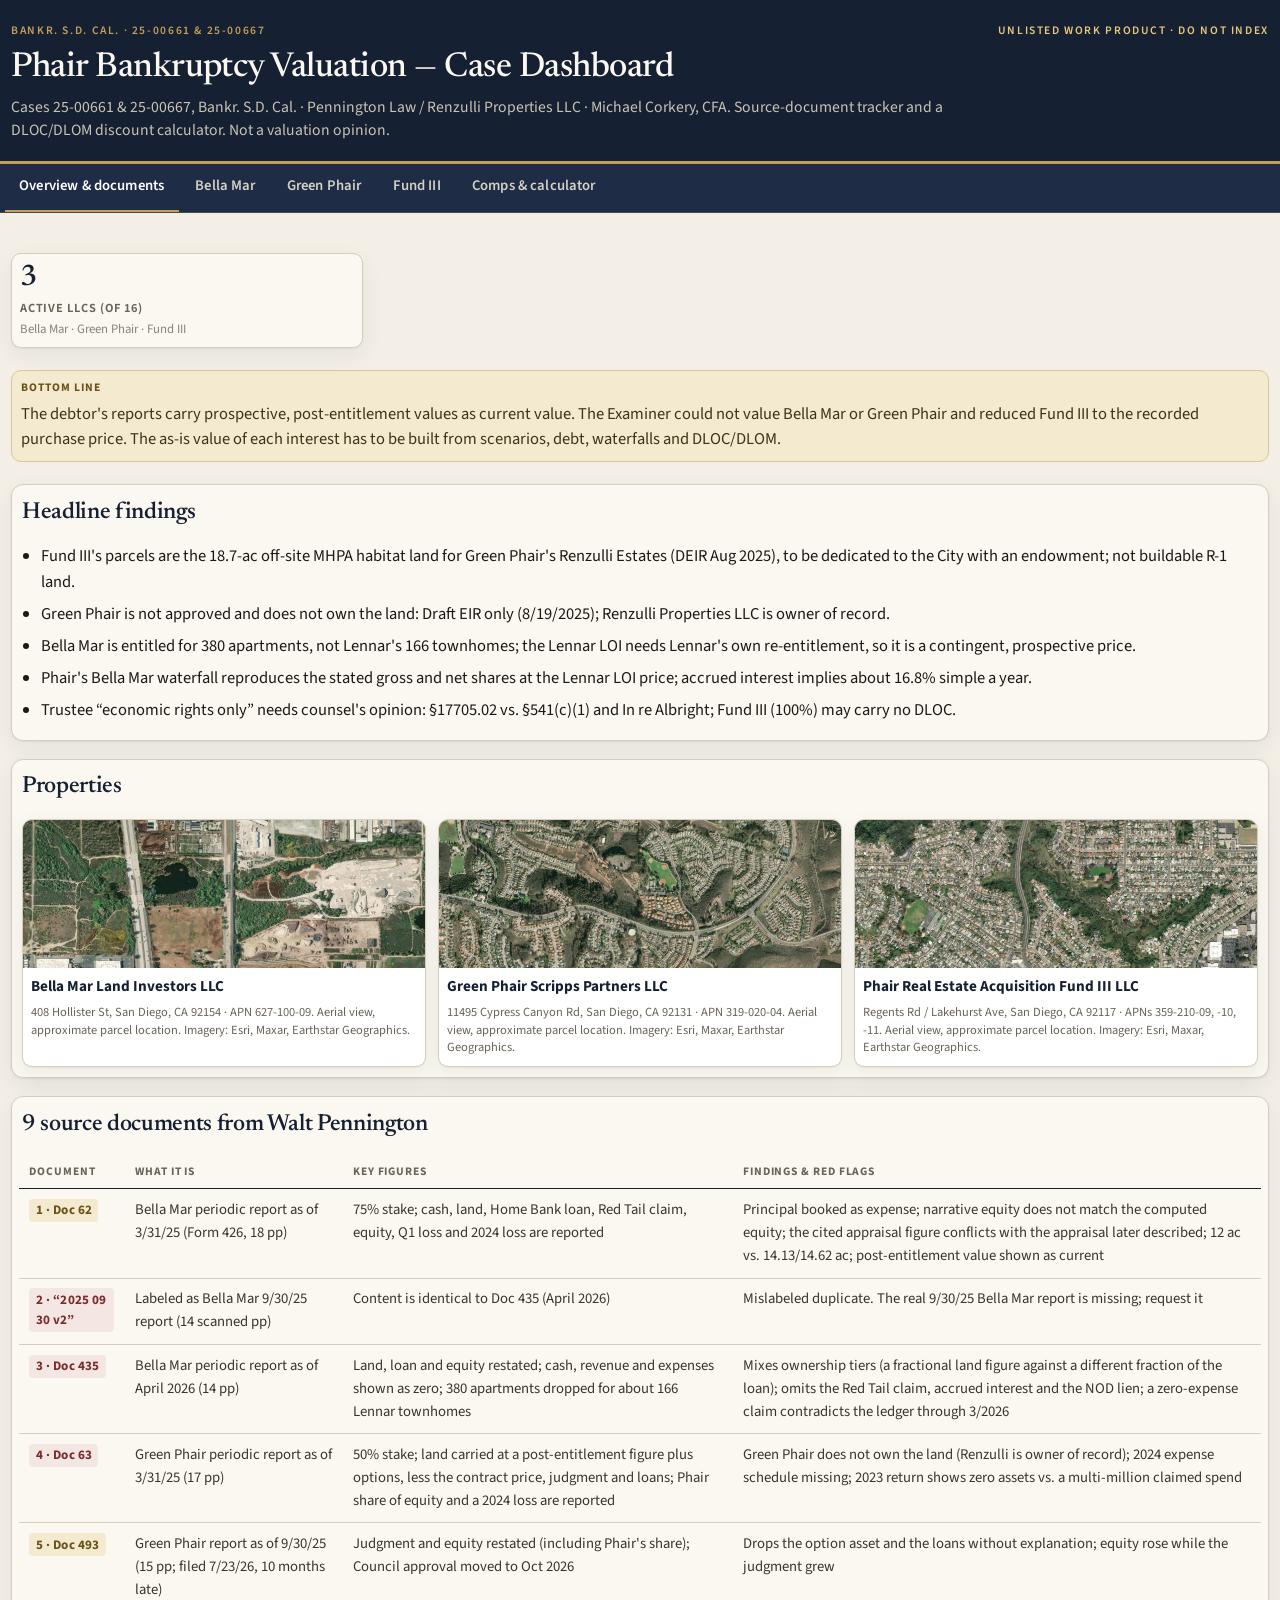
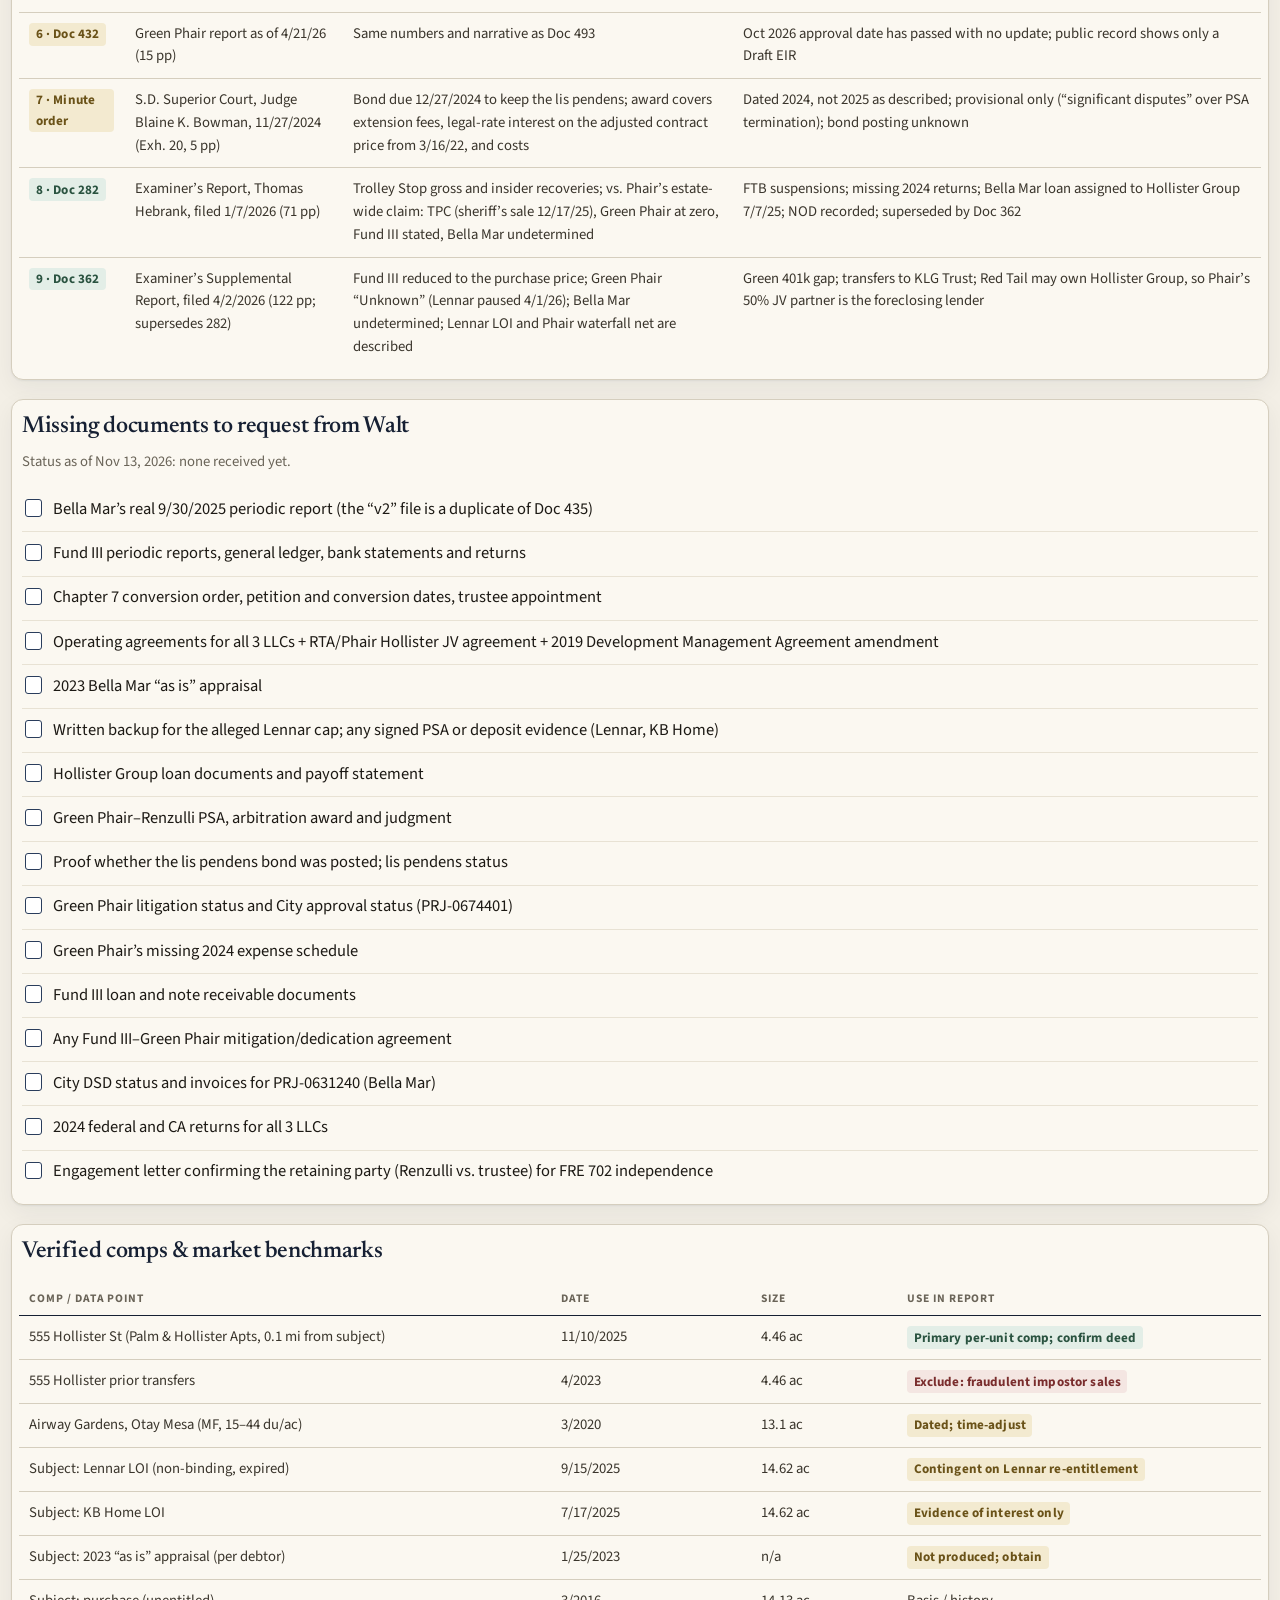
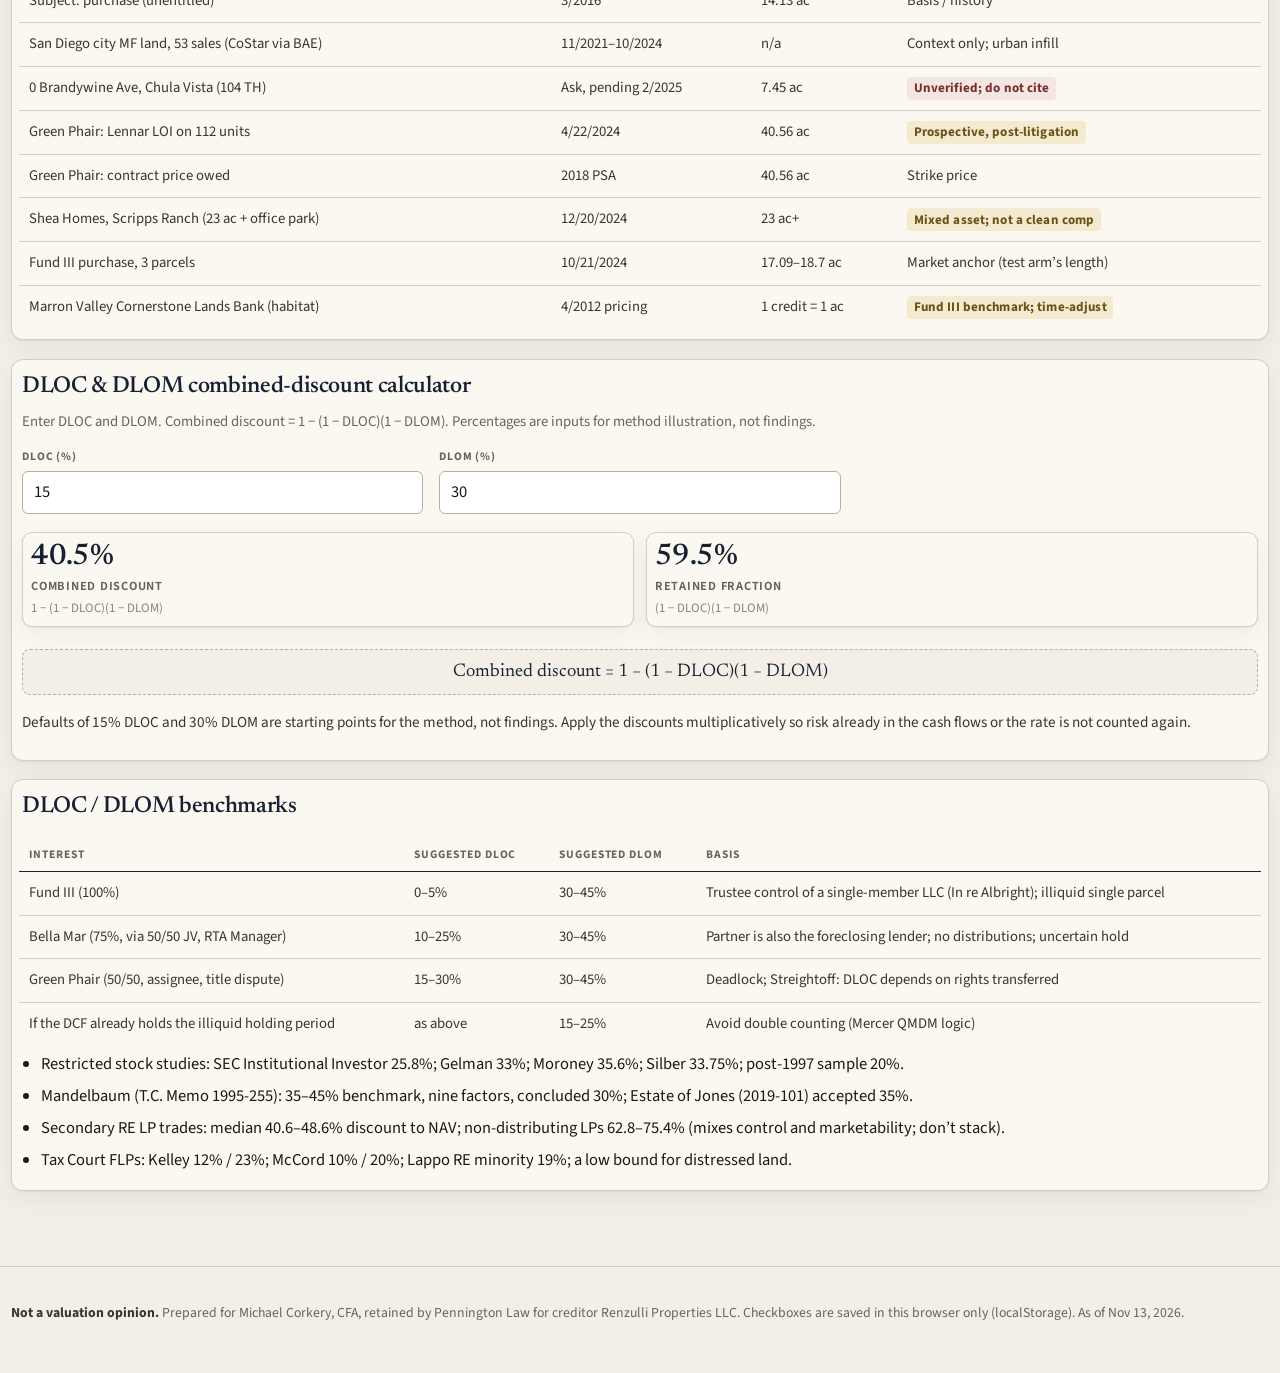
<file: index.html>
<!DOCTYPE html>
<html lang="en">
<head>
  <meta charset="utf-8">
  <meta name="viewport" content="width=device-width, initial-scale=1">
  <meta name="robots" content="noindex,nofollow">
  <meta name="googlebot" content="noindex,nofollow">
  <title>Phair Bankruptcy Valuation — Case Dashboard</title>
  <link rel="preconnect" href="https://fonts.googleapis.com">
  <link rel="preconnect" href="https://fonts.gstatic.com" crossorigin>
  <link href="https://fonts.googleapis.com/css2?family=IBM+Plex+Mono:wght@400;500;600&amp;family=Newsreader:opsz,wght@6..72,400;6..72,500;6..72,600&amp;family=Source+Sans+3:ital,wght@0,400;0,600;0,700;1,400&amp;display=swap" rel="stylesheet">
  <link rel="stylesheet" href="css/styles.css">
  <script src="js/common.js" defer></script>
  <script src="js/calc.js" defer></script>
</head>
<body data-page="overview">
<a class="skip" href="#main">Skip to content</a>
<header class="masthead">
  <div class="masthead-inner">
    <div class="eyeline">
      <span>Bankr. S.D. Cal. · 25-00661 &amp; 25-00667</span>
      <span class="confidential">Unlisted work product · do not index</span>
    </div>
    <h1>Phair Bankruptcy Valuation — Case Dashboard</h1>
    <p class="deck">Cases 25-00661 &amp; 25-00667, Bankr. S.D. Cal. · Pennington Law / Renzulli Properties LLC · Michael Corkery, CFA. Source-document tracker and a DLOC/DLOM discount calculator. Not a valuation opinion.</p>
  </div>
</header>
<nav class="primary" aria-label="Case sections"><ul><li><a href="index.html" aria-current="page" class="is-active">Overview &amp; documents</a></li><li><a href="bella-mar.html">Bella Mar</a></li><li><a href="green-phair.html">Green Phair</a></li><li><a href="fund-iii.html">Fund III</a></li><li><a href="index.html#calculator">Comps &amp; calculator</a></li></ul></nav><main id="main" class="wrap">
<div class="metrics"><div class="metric"><span class="val">3</span><span class="lbl">Active LLCs (of 16)</span><span class="det">Bella Mar · Green Phair · Fund III</span></div></div><div class="callout warning"><span class="lead">Bottom line</span>The debtor&#x27;s reports carry prospective, post-entitlement values as current value. The Examiner could not value Bella Mar or Green Phair and reduced Fund III to the recorded purchase price. The as-is value of each interest has to be built from scenarios, debt, waterfalls and DLOC/DLOM.</div>
    <section class="block">
      <h2>Headline findings</h2>
      <ul class="bullets"><li>Fund III&#x27;s parcels are the 18.7-ac off-site MHPA habitat land for Green Phair&#x27;s Renzulli Estates (DEIR Aug 2025), to be dedicated to the City with an endowment; not buildable R-1 land.</li><li>Green Phair is not approved and does not own the land: Draft EIR only (8/19/2025); Renzulli Properties LLC is owner of record.</li><li>Bella Mar is entitled for 380 apartments, not Lennar&#x27;s 166 townhomes; the Lennar LOI needs Lennar&#x27;s own re-entitlement, so it is a contingent, prospective price.</li><li>Phair&#x27;s Bella Mar waterfall reproduces the stated gross and net shares at the Lennar LOI price; accrued interest implies about 16.8% simple a year.</li><li>Trustee “economic rights only” needs counsel&#x27;s opinion: §17705.02 vs. §541(c)(1) and In re Albright; Fund III (100%) may carry no DLOC.</li></ul>
    </section>
    <section class="block" id="properties"><h2>Properties</h2><div class="property-cards"><a class="property-card" href="bella-mar.html"><img src="images/bella-mar-aerial.jpg" alt="Aerial view of the Bella Mar site at 408 Hollister Street, San Diego, approximate parcel location" width="1600" height="900"><div class="body"><strong>Bella Mar Land Investors LLC</strong><p class="caption">408 Hollister St, San Diego, CA 92154 · APN 627-100-09. Aerial view, approximate parcel location. Imagery: Esri, Maxar, Earthstar Geographics.</p></div></a><a class="property-card" href="green-phair.html"><img src="images/green-phair-aerial.jpg" alt="Aerial view of the Green Phair / Renzulli Estates site at 11495 Cypress Canyon Road, San Diego, approximate parcel location" width="1600" height="900"><div class="body"><strong>Green Phair Scripps Partners LLC</strong><p class="caption">11495 Cypress Canyon Rd, San Diego, CA 92131 · APN 319-020-04. Aerial view, approximate parcel location. Imagery: Esri, Maxar, Earthstar Geographics.</p></div></a><a class="property-card" href="fund-iii.html"><img src="images/fund-iii-aerial.jpg" alt="Aerial view of the Fund III parcels near Regents Road and Lakehurst Avenue, San Diego, approximate parcel location" width="1600" height="900"><div class="body"><strong>Phair Real Estate Acquisition Fund III LLC</strong><p class="caption">Regents Rd / Lakehurst Ave, San Diego, CA 92117 · APNs 359-210-09, -10, -11. Aerial view, approximate parcel location. Imagery: Esri, Maxar, Earthstar Geographics.</p></div></a></div></section>

    <section class="block">
      <h2>9 source documents from Walt Pennington</h2>
      <div class="table-wrap"><table class="data">
      <thead><tr><th>Document</th><th>What it is</th><th>Key figures</th><th>Findings &amp; red flags</th></tr></thead>
      <tbody><tr><td><span class="tone warning">1 · Doc 62</span></td><td>Bella Mar periodic report as of 3/31/25 (Form 426, 18 pp)</td><td>75% stake; cash, land, Home Bank loan, Red Tail claim, equity, Q1 loss and 2024 loss are reported</td><td>Principal booked as expense; narrative equity does not match the computed equity; the cited appraisal figure conflicts with the appraisal later described; 12 ac vs. 14.13/14.62 ac; post-entitlement value shown as current</td></tr><tr><td><span class="tone danger">2 · “2025 09 30 v2”</span></td><td>Labeled as Bella Mar 9/30/25 report (14 scanned pp)</td><td>Content is identical to Doc 435 (April 2026)</td><td>Mislabeled duplicate. The real 9/30/25 Bella Mar report is missing; request it</td></tr><tr><td><span class="tone danger">3 · Doc 435</span></td><td>Bella Mar periodic report as of April 2026 (14 pp)</td><td>Land, loan and equity restated; cash, revenue and expenses shown as zero; 380 apartments dropped for about 166 Lennar townhomes</td><td>Mixes ownership tiers (a fractional land figure against a different fraction of the loan); omits the Red Tail claim, accrued interest and the NOD lien; a zero-expense claim contradicts the ledger through 3/2026</td></tr><tr><td><span class="tone danger">4 · Doc 63</span></td><td>Green Phair periodic report as of 3/31/25 (17 pp)</td><td>50% stake; land carried at a post-entitlement figure plus options, less the contract price, judgment and loans; Phair share of equity and a 2024 loss are reported</td><td>Green Phair does not own the land (Renzulli is owner of record); 2024 expense schedule missing; 2023 return shows zero assets vs. a multi-million claimed spend</td></tr><tr><td><span class="tone warning">5 · Doc 493</span></td><td>Green Phair report as of 9/30/25 (15 pp; filed 7/23/26, 10 months late)</td><td>Judgment and equity restated (including Phair&#x27;s share); Council approval moved to Oct 2026</td><td>Drops the option asset and the loans without explanation; equity rose while the judgment grew</td></tr><tr><td><span class="tone warning">6 · Doc 432</span></td><td>Green Phair report as of 4/21/26 (15 pp)</td><td>Same numbers and narrative as Doc 493</td><td>Oct 2026 approval date has passed with no update; public record shows only a Draft EIR</td></tr><tr><td><span class="tone warning">7 · Minute order</span></td><td>S.D. Superior Court, Judge Blaine K. Bowman, 11/27/2024 (Exh. 20, 5 pp)</td><td>Bond due 12/27/2024 to keep the lis pendens; award covers extension fees, legal-rate interest on the adjusted contract price from 3/16/22, and costs</td><td>Dated 2024, not 2025 as described; provisional only (“significant disputes” over PSA termination); bond posting unknown</td></tr><tr><td><span class="tone success">8 · Doc 282</span></td><td>Examiner’s Report, Thomas Hebrank, filed 1/7/2026 (71 pp)</td><td>Trolley Stop gross and insider recoveries; vs. Phair’s estate-wide claim: TPC (sheriff’s sale 12/17/25), Green Phair at zero, Fund III stated, Bella Mar undetermined</td><td>FTB suspensions; missing 2024 returns; Bella Mar loan assigned to Hollister Group 7/7/25; NOD recorded; superseded by Doc 362</td></tr><tr><td><span class="tone success">9 · Doc 362</span></td><td>Examiner’s Supplemental Report, filed 4/2/2026 (122 pp; supersedes 282)</td><td>Fund III reduced to the purchase price; Green Phair “Unknown” (Lennar paused 4/1/26); Bella Mar undetermined; Lennar LOI and Phair waterfall net are described</td><td>Green 401k gap; transfers to KLG Trust; Red Tail may own Hollister Group, so Phair’s 50% JV partner is the foreclosing lender</td></tr></tbody>
    </table></div>
    </section>
    <section class="block">
      <h2>Missing documents to request from Walt</h2>
      <p class="caption">Status as of Nov 13, 2026: none received yet.</p>
      <div class="chk"><input type="checkbox" data-missing="m-0" id="miss-0"><label for="miss-0">Bella Mar’s real 9/30/2025 periodic report (the “v2” file is a duplicate of Doc 435)</label></div><div class="chk"><input type="checkbox" data-missing="m-1" id="miss-1"><label for="miss-1">Fund III periodic reports, general ledger, bank statements and returns</label></div><div class="chk"><input type="checkbox" data-missing="m-2" id="miss-2"><label for="miss-2">Chapter 7 conversion order, petition and conversion dates, trustee appointment</label></div><div class="chk"><input type="checkbox" data-missing="m-3" id="miss-3"><label for="miss-3">Operating agreements for all 3 LLCs + RTA/Phair Hollister JV agreement + 2019 Development Management Agreement amendment</label></div><div class="chk"><input type="checkbox" data-missing="m-4" id="miss-4"><label for="miss-4">2023 Bella Mar “as is” appraisal</label></div><div class="chk"><input type="checkbox" data-missing="m-5" id="miss-5"><label for="miss-5">Written backup for the alleged Lennar cap; any signed PSA or deposit evidence (Lennar, KB Home)</label></div><div class="chk"><input type="checkbox" data-missing="m-6" id="miss-6"><label for="miss-6">Hollister Group loan documents and payoff statement</label></div><div class="chk"><input type="checkbox" data-missing="m-7" id="miss-7"><label for="miss-7">Green Phair–Renzulli PSA, arbitration award and judgment</label></div><div class="chk"><input type="checkbox" data-missing="m-8" id="miss-8"><label for="miss-8">Proof whether the lis pendens bond was posted; lis pendens status</label></div><div class="chk"><input type="checkbox" data-missing="m-9" id="miss-9"><label for="miss-9">Green Phair litigation status and City approval status (PRJ-0674401)</label></div><div class="chk"><input type="checkbox" data-missing="m-10" id="miss-10"><label for="miss-10">Green Phair’s missing 2024 expense schedule</label></div><div class="chk"><input type="checkbox" data-missing="m-11" id="miss-11"><label for="miss-11">Fund III loan and note receivable documents</label></div><div class="chk"><input type="checkbox" data-missing="m-12" id="miss-12"><label for="miss-12">Any Fund III–Green Phair mitigation/dedication agreement</label></div><div class="chk"><input type="checkbox" data-missing="m-13" id="miss-13"><label for="miss-13">City DSD status and invoices for PRJ-0631240 (Bella Mar)</label></div><div class="chk"><input type="checkbox" data-missing="m-14" id="miss-14"><label for="miss-14">2024 federal and CA returns for all 3 LLCs</label></div><div class="chk"><input type="checkbox" data-missing="m-15" id="miss-15"><label for="miss-15">Engagement letter confirming the retaining party (Renzulli vs. trustee) for FRE 702 independence</label></div>
    </section>
    
    <section class="block">
      <h2>Verified comps &amp; market benchmarks</h2>
      <div class="table-wrap"><table class="data">
      <thead><tr><th>Comp / data point</th><th>Date</th><th>Size</th><th>Use in report</th></tr></thead>
      <tbody><tr><td>555 Hollister St (Palm &amp; Hollister Apts, 0.1 mi from subject)</td><td>11/10/2025</td><td>4.46 ac</td><td><span class="tone success">Primary per-unit comp; confirm deed</span></td></tr><tr><td>555 Hollister prior transfers</td><td>4/2023</td><td>4.46 ac</td><td><span class="tone danger">Exclude: fraudulent impostor sales</span></td></tr><tr><td>Airway Gardens, Otay Mesa (MF, 15–44 du/ac)</td><td>3/2020</td><td>13.1 ac</td><td><span class="tone warning">Dated; time-adjust</span></td></tr><tr><td>Subject: Lennar LOI (non-binding, expired)</td><td>9/15/2025</td><td>14.62 ac</td><td><span class="tone warning">Contingent on Lennar re-entitlement</span></td></tr><tr><td>Subject: KB Home LOI</td><td>7/17/2025</td><td>14.62 ac</td><td><span class="tone warning">Evidence of interest only</span></td></tr><tr><td>Subject: 2023 “as is” appraisal (per debtor)</td><td>1/25/2023</td><td>n/a</td><td><span class="tone warning">Not produced; obtain</span></td></tr><tr><td>Subject: purchase (unentitled)</td><td>3/2016</td><td>14.13 ac</td><td>Basis / history</td></tr><tr><td>San Diego city MF land, 53 sales (CoStar via BAE)</td><td>11/2021–10/2024</td><td>n/a</td><td>Context only; urban infill</td></tr><tr><td>0 Brandywine Ave, Chula Vista (104 TH)</td><td>Ask, pending 2/2025</td><td>7.45 ac</td><td><span class="tone danger">Unverified; do not cite</span></td></tr><tr><td>Green Phair: Lennar LOI on 112 units</td><td>4/22/2024</td><td>40.56 ac</td><td><span class="tone warning">Prospective, post-litigation</span></td></tr><tr><td>Green Phair: contract price owed</td><td>2018 PSA</td><td>40.56 ac</td><td>Strike price</td></tr><tr><td>Shea Homes, Scripps Ranch (23 ac + office park)</td><td>12/20/2024</td><td>23 ac+</td><td><span class="tone warning">Mixed asset; not a clean comp</span></td></tr><tr><td>Fund III purchase, 3 parcels</td><td>10/21/2024</td><td>17.09–18.7 ac</td><td>Market anchor (test arm’s length)</td></tr><tr><td>Marron Valley Cornerstone Lands Bank (habitat)</td><td>4/2012 pricing</td><td>1 credit = 1 ac</td><td><span class="tone warning">Fund III benchmark; time-adjust</span></td></tr></tbody>
    </table></div>
    </section>
    <section class="block" id="calculator">
      <h2>DLOC &amp; DLOM combined-discount calculator</h2>
      <p class="caption">Enter DLOC and DLOM. Combined discount = 1 − (1 − DLOC)(1 − DLOM). Percentages are inputs for method illustration, not findings.</p>
      <div class="calc-grid">
        <div class="field"><label for="dloc">DLOC (%)</label><input id="dloc" type="number" value="15" min="0" max="100" step="0.1"></div>
        <div class="field"><label for="dlom">DLOM (%)</label><input id="dlom" type="number" value="30" min="0" max="100" step="0.1"></div>
      </div>
      <div class="metrics">
        <div class="metric"><span class="val" id="m-combined">40.5%</span><span class="lbl">Combined discount</span><span class="det">1 − (1 − DLOC)(1 − DLOM)</span></div>
        <div class="metric"><span class="val" id="m-keep">59.5%</span><span class="lbl">Retained fraction</span><span class="det">(1 − DLOC)(1 − DLOM)</span></div>
      </div>
      <div class="equation" aria-label="Combined discount formula">
        Combined discount = 1 − (1 − DLOC)(1 − DLOM)
      </div>
      <p class="note">Defaults of 15% DLOC and 30% DLOM are starting points for the method, not findings. Apply the discounts multiplicatively so risk already in the cash flows or the rate is not counted again.</p>
    </section>

    <section class="block">
      <h2>DLOC / DLOM benchmarks</h2>
      <div class="table-wrap"><table class="data">
      <thead><tr><th>Interest</th><th>Suggested DLOC</th><th>Suggested DLOM</th><th>Basis</th></tr></thead>
      <tbody><tr><td>Fund III (100%)</td><td>0–5%</td><td>30–45%</td><td>Trustee control of a single-member LLC (In re Albright); illiquid single parcel</td></tr><tr><td>Bella Mar (75%, via 50/50 JV, RTA Manager)</td><td>10–25%</td><td>30–45%</td><td>Partner is also the foreclosing lender; no distributions; uncertain hold</td></tr><tr><td>Green Phair (50/50, assignee, title dispute)</td><td>15–30%</td><td>30–45%</td><td>Deadlock; Streightoff: DLOC depends on rights transferred</td></tr><tr><td>If the DCF already holds the illiquid holding period</td><td>as above</td><td>15–25%</td><td>Avoid double counting (Mercer QMDM logic)</td></tr></tbody>
    </table></div>
    <ul class="bullets"><li>Restricted stock studies: SEC Institutional Investor 25.8%; Gelman 33%; Moroney 35.6%; Silber 33.75%; post-1997 sample 20%.</li><li>Mandelbaum (T.C. Memo 1995-255): 35–45% benchmark, nine factors, concluded 30%; Estate of Jones (2019-101) accepted 35%.</li><li>Secondary RE LP trades: median 40.6–48.6% discount to NAV; non-distributing LPs 62.8–75.4% (mixes control and marketability; don’t stack).</li><li>Tax Court FLPs: Kelley 12% / 23%; McCord 10% / 20%; Lappo RE minority 19%; a low bound for distressed land.</li></ul>
    </section>
    <div id="step-inventory" hidden><input type="checkbox" data-step="bella-1-0" data-hours="1.5" data-company="bella" tabindex="-1"><input type="checkbox" data-step="bella-1-1" data-hours="1.0" data-company="bella" tabindex="-1"><input type="checkbox" data-step="bella-1-2" data-hours="1.5" data-company="bella" tabindex="-1"><input type="checkbox" data-step="bella-1-3" data-hours="0.5" data-company="bella" tabindex="-1"><input type="checkbox" data-step="bella-1-4" data-hours="0.5" data-company="bella" tabindex="-1"><input type="checkbox" data-step="bella-2-0" data-hours="1.0" data-company="bella" tabindex="-1"><input type="checkbox" data-step="bella-2-1" data-hours="1.5" data-company="bella" tabindex="-1"><input type="checkbox" data-step="bella-2-2" data-hours="1.0" data-company="bella" tabindex="-1"><input type="checkbox" data-step="bella-2-3" data-hours="1.5" data-company="bella" tabindex="-1"><input type="checkbox" data-step="bella-2-4" data-hours="1.0" data-company="bella" tabindex="-1"><input type="checkbox" data-step="bella-2-5" data-hours="2.0" data-company="bella" tabindex="-1"><input type="checkbox" data-step="bella-3-0" data-hours="1.5" data-company="bella" tabindex="-1"><input type="checkbox" data-step="bella-3-1" data-hours="1.5" data-company="bella" tabindex="-1"><input type="checkbox" data-step="bella-3-2" data-hours="1.5" data-company="bella" tabindex="-1"><input type="checkbox" data-step="bella-4-0" data-hours="1.0" data-company="bella" tabindex="-1"><input type="checkbox" data-step="bella-4-1" data-hours="0.5" data-company="bella" tabindex="-1"><input type="checkbox" data-step="bella-4-2" data-hours="1.0" data-company="bella" tabindex="-1"><input type="checkbox" data-step="bella-4-3" data-hours="1.0" data-company="bella" tabindex="-1"><input type="checkbox" data-step="bella-4-4" data-hours="0.5" data-company="bella" tabindex="-1"><input type="checkbox" data-step="bella-5-0" data-hours="1.0" data-company="bella" tabindex="-1"><input type="checkbox" data-step="bella-5-1" data-hours="1.0" data-company="bella" tabindex="-1"><input type="checkbox" data-step="bella-5-2" data-hours="1.0" data-company="bella" tabindex="-1"><input type="checkbox" data-step="bella-5-3" data-hours="1.0" data-company="bella" tabindex="-1"><input type="checkbox" data-step="bella-5-4" data-hours="1.5" data-company="bella" tabindex="-1"><input type="checkbox" data-step="green-1-0" data-hours="1.5" data-company="green" tabindex="-1"><input type="checkbox" data-step="green-1-1" data-hours="1.0" data-company="green" tabindex="-1"><input type="checkbox" data-step="green-1-2" data-hours="1.0" data-company="green" tabindex="-1"><input type="checkbox" data-step="green-1-3" data-hours="0.5" data-company="green" tabindex="-1"><input type="checkbox" data-step="green-2-0" data-hours="1.5" data-company="green" tabindex="-1"><input type="checkbox" data-step="green-2-1" data-hours="1.5" data-company="green" tabindex="-1"><input type="checkbox" data-step="green-2-2" data-hours="0.5" data-company="green" tabindex="-1"><input type="checkbox" data-step="green-2-3" data-hours="1.0" data-company="green" tabindex="-1"><input type="checkbox" data-step="green-2-4" data-hours="1.5" data-company="green" tabindex="-1"><input type="checkbox" data-step="green-3-0" data-hours="1.5" data-company="green" tabindex="-1"><input type="checkbox" data-step="green-3-1" data-hours="1.0" data-company="green" tabindex="-1"><input type="checkbox" data-step="green-3-2" data-hours="1.0" data-company="green" tabindex="-1"><input type="checkbox" data-step="green-4-0" data-hours="1.0" data-company="green" tabindex="-1"><input type="checkbox" data-step="green-4-1" data-hours="1.0" data-company="green" tabindex="-1"><input type="checkbox" data-step="green-4-2" data-hours="1.0" data-company="green" tabindex="-1"><input type="checkbox" data-step="green-4-3" data-hours="1.0" data-company="green" tabindex="-1"><input type="checkbox" data-step="green-5-0" data-hours="1.0" data-company="green" tabindex="-1"><input type="checkbox" data-step="green-5-1" data-hours="1.0" data-company="green" tabindex="-1"><input type="checkbox" data-step="green-5-2" data-hours="1.0" data-company="green" tabindex="-1"><input type="checkbox" data-step="green-5-3" data-hours="1.5" data-company="green" tabindex="-1"><input type="checkbox" data-step="fund-1-0" data-hours="1.0" data-company="fund" tabindex="-1"><input type="checkbox" data-step="fund-1-1" data-hours="1.0" data-company="fund" tabindex="-1"><input type="checkbox" data-step="fund-1-2" data-hours="1.0" data-company="fund" tabindex="-1"><input type="checkbox" data-step="fund-2-0" data-hours="1.0" data-company="fund" tabindex="-1"><input type="checkbox" data-step="fund-2-1" data-hours="1.0" data-company="fund" tabindex="-1"><input type="checkbox" data-step="fund-2-2" data-hours="1.5" data-company="fund" tabindex="-1"><input type="checkbox" data-step="fund-3-0" data-hours="1.5" data-company="fund" tabindex="-1"><input type="checkbox" data-step="fund-3-1" data-hours="0.5" data-company="fund" tabindex="-1"><input type="checkbox" data-step="fund-4-0" data-hours="1.0" data-company="fund" tabindex="-1"><input type="checkbox" data-step="fund-4-1" data-hours="0.5" data-company="fund" tabindex="-1"><input type="checkbox" data-step="fund-5-0" data-hours="1.0" data-company="fund" tabindex="-1"><input type="checkbox" data-step="fund-5-1" data-hours="0.5" data-company="fund" tabindex="-1"><input type="checkbox" data-step="fund-5-2" data-hours="1.0" data-company="fund" tabindex="-1"></div>
    </main>
<footer class="site">
  <div class="inner">
    <p><strong>Not a valuation opinion.</strong> Prepared for Michael Corkery, CFA, retained by Pennington Law for creditor Renzulli Properties LLC. Checkboxes are saved in this browser only (localStorage). As of Nov 13, 2026.</p>
  </div>
</footer>
</body>
</html>
</file>
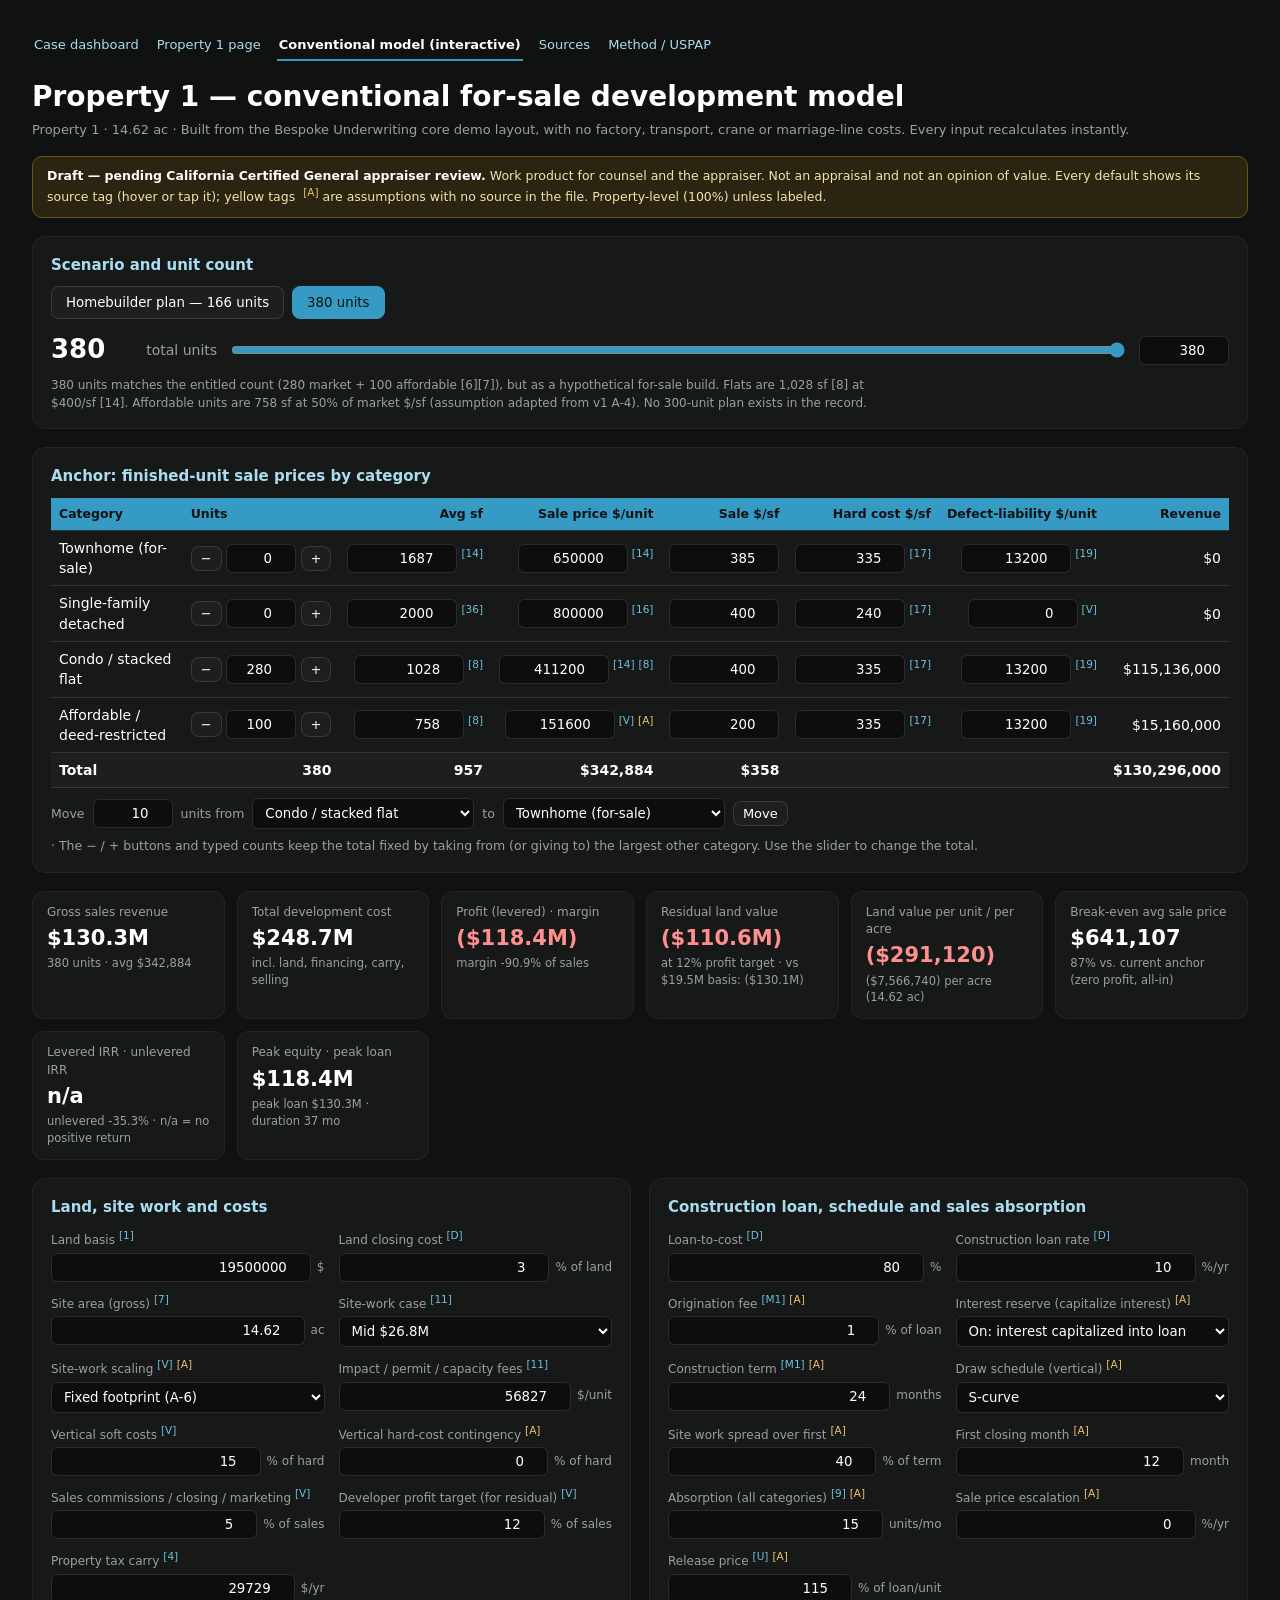
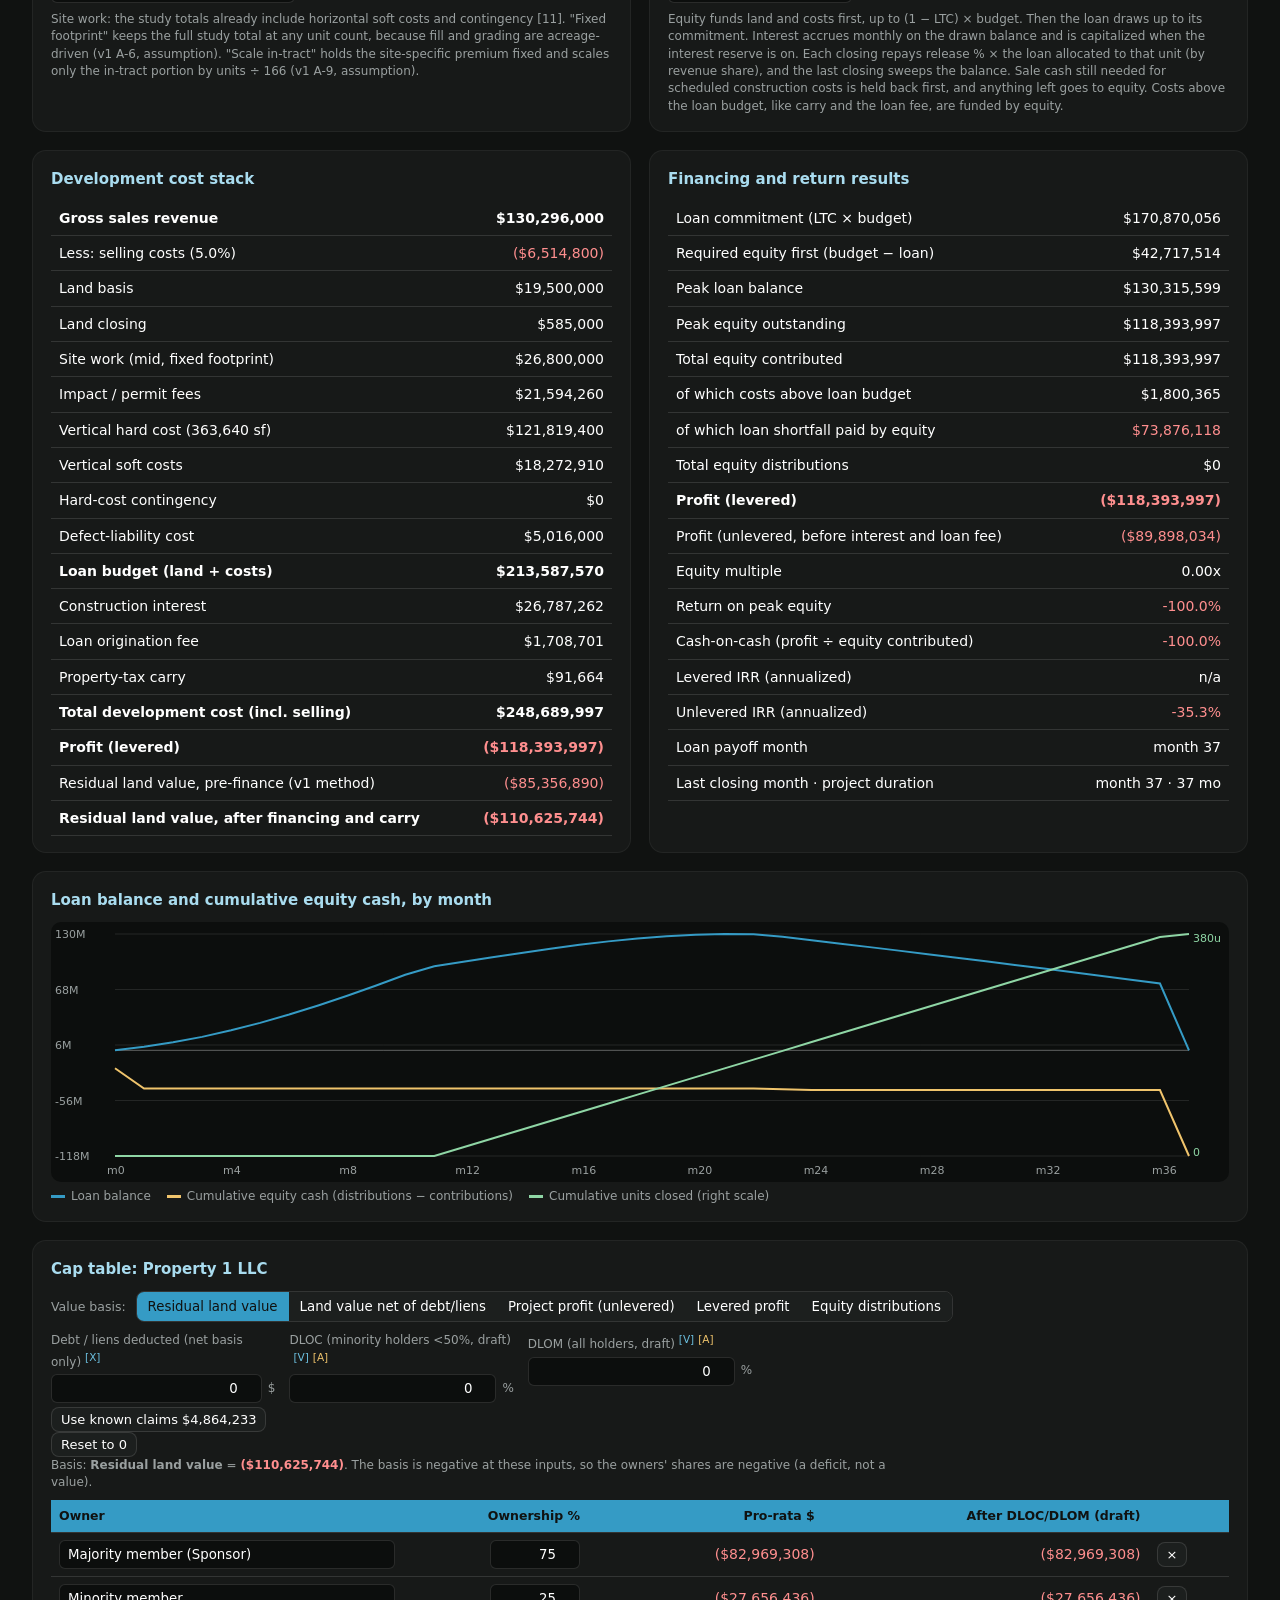
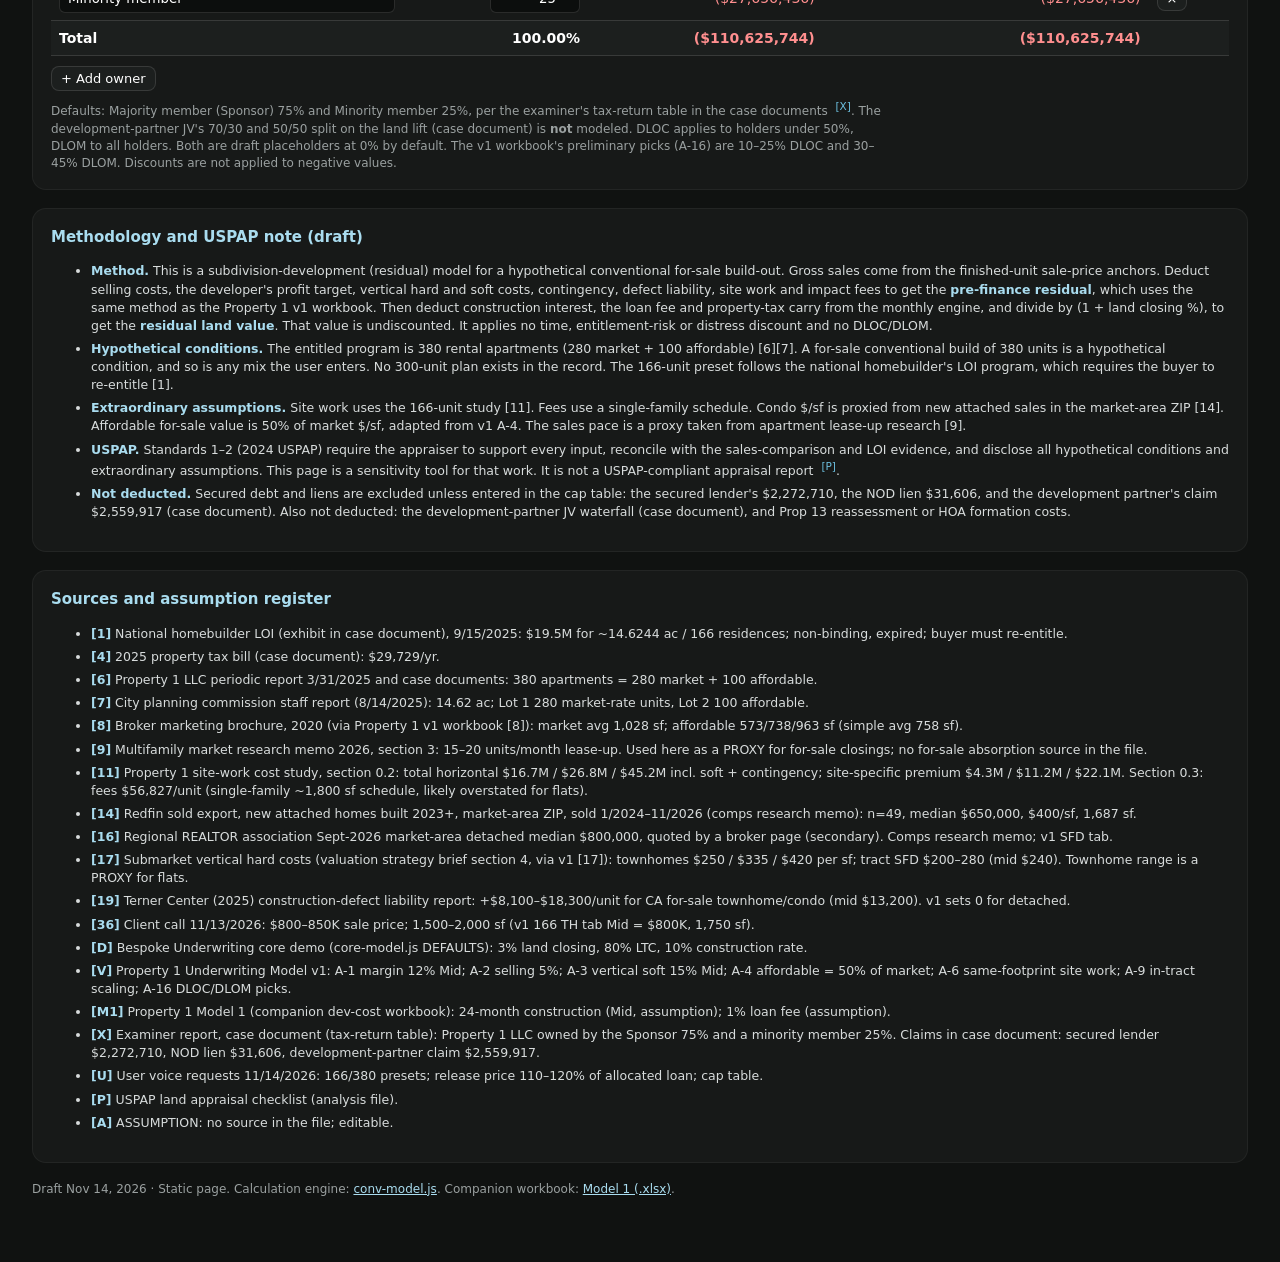
<file: conventional-model/index.html>
<!DOCTYPE html>
<html lang="en">
<head>
<meta charset="utf-8">
<meta name="viewport" content="width=device-width, initial-scale=1">
<meta name="robots" content="noindex,nofollow">
<link rel="icon" href="data:,">
<title>Property 1 — Conventional development model (interactive)</title>
<style>
:root{--bg:#101211;--card:#171918;--card2:#1c1f1e;--blue:#359BC5;--blue2:#6CC0E0;--blue3:#A9DCEF;--line:rgba(255,255,255,.12);--soft:#9aa0a0;--neg:#ff8f8f;--pos:#8fd6a5;--warn:#f0c46c}
*{box-sizing:border-box}
html,body{margin:0;padding:0;background:var(--bg);color:#fff;font:14px/1.45 "Switzer","Inter","Segoe UI",system-ui,-apple-system,sans-serif}
.wrap{max-width:1320px;margin:0 auto;padding:32px 32px 64px}
.core-nav{display:flex;gap:14px;flex-wrap:wrap;align-items:center;margin:0 0 16px;font-size:13px}
.core-nav a{color:var(--blue3);text-decoration:none;padding:4px 2px;border-bottom:2px solid transparent}
.core-nav a:hover{color:#4FB3DC}.core-nav a.on{color:#fff;font-weight:700;border-bottom-color:var(--blue)}
h1{margin:0 0 4px;font:700 22px/1.3 inherit;font-family:inherit}
h2{margin:0 0 10px;font-weight:700;font-size:15px;color:var(--blue3)}
h3{margin:14px 0 6px;font-size:13px;color:var(--blue3)}
.meta{margin:0 0 16px;color:var(--soft);font-size:13px}
.callout{background:#2a2410;border:1px solid #6a5218;color:#f3e3b0;border-radius:10px;padding:10px 14px;font-size:12.5px;margin:0 0 18px}
.callout b{color:#fff}
.sec{background:var(--card);border-radius:14px;padding:18px 18px 16px;margin:0 0 18px;border:1px solid rgba(255,255,255,.05)}
.presets{display:flex;gap:8px;flex-wrap:wrap;margin:0 0 12px}
.btn{display:inline-flex;align-items:center;justify-content:center;padding:8px 14px;font:700 12.5px/1.2 inherit;font-family:inherit;background:var(--card2);color:#fff;border:1px solid var(--line);border-radius:8px;cursor:pointer}
.btn:hover{border-color:var(--blue)}.btn.on{background:var(--blue);color:#101211;border-color:var(--blue)}
.btn.sm{padding:4px 9px;font-size:13px;min-width:30px}
.slider-row{display:flex;align-items:center;gap:12px;flex-wrap:wrap}
.slider-row input[type=range]{flex:1 1 260px;accent-color:var(--blue)}
.slider-row .big{font-size:26px;font-weight:700;min-width:3.2em}
input[type=number],input[type=text],select{background:#0c0e0d;color:#fff;border:1px solid var(--line);border-radius:6px;padding:6px 8px;font:14px inherit;font-family:inherit;width:100%;min-width:0}
input[type=number]{text-align:right;font-variant-numeric:tabular-nums}
input:focus,select:focus{outline:2px solid var(--blue);outline-offset:0}
.tbl-scroll{overflow-x:auto;-webkit-overflow-scrolling:touch}
table{width:100%;border-collapse:collapse}
th,td{border-bottom:1px solid var(--line);padding:7px 8px;text-align:left;vertical-align:middle}
thead th{background:var(--blue);color:#101211;font-weight:700;font-size:12.5px;white-space:nowrap}
td.num,th.num{text-align:right;font-variant-numeric:tabular-nums;white-space:nowrap}
tfoot td{font-weight:700;background:var(--card2)}
.cats td input[type=number]{width:110px}
.cats td.u{white-space:nowrap}.cats td.u input{width:70px;display:inline-block}
.src{display:inline-block;margin-left:4px;font-size:10.5px;color:var(--blue2);cursor:help;vertical-align:super;white-space:nowrap}
.src.as{color:var(--warn)}
.metrics{display:grid;grid-template-columns:repeat(auto-fit,minmax(190px,1fr));gap:12px;margin:0 0 18px}
.metric{background:var(--card);border-radius:12px;padding:12px 14px;border:1px solid rgba(255,255,255,.05)}
.metric .lbl{color:var(--soft);font-size:12px}.metric .val{font-size:21px;font-weight:700;font-variant-numeric:tabular-nums;margin-top:2px}
.metric .sub{color:var(--soft);font-size:11.5px;margin-top:2px}
.neg{color:var(--neg)!important}.pos{color:var(--pos)}
.grid2{display:grid;grid-template-columns:1fr 1fr;gap:18px}
.fields{display:grid;grid-template-columns:repeat(auto-fill,minmax(220px,1fr));gap:10px 14px}
.fld label{display:block;color:var(--soft);font-size:12px;margin-bottom:3px}
.fld .row{display:flex;gap:6px;align-items:center}.fld .unit{color:var(--soft);font-size:12px;white-space:nowrap}
.movebar{display:flex;gap:8px;flex-wrap:wrap;align-items:center;margin:10px 0 0;color:var(--soft);font-size:12.5px}
.movebar select{width:auto}.movebar input{width:80px}
.note{color:var(--soft);font-size:12px;margin:8px 0 0;max-width:110ch}
.warnbox{background:#3a1717;border:1px solid #7a2d2d;color:#ffd1d1;border-radius:8px;padding:8px 12px;margin:8px 0;font-size:12.5px}
canvas{width:100%;height:260px;display:block;background:#0c0e0d;border-radius:10px}
.legend{display:flex;gap:16px;font-size:12px;color:var(--soft);margin:6px 0 0;flex-wrap:wrap}
.legend i{display:inline-block;width:14px;height:3px;margin-right:6px;vertical-align:middle}
.sources li{margin:0 0 5px;font-size:12.5px;color:#d8dcdc}.sources b{color:var(--blue3)}
.toggle{display:inline-flex;border:1px solid var(--line);border-radius:8px;overflow:hidden;flex-wrap:wrap}
.toggle button{background:var(--card2);color:#fff;border:0;padding:7px 11px;font:600 12.5px inherit;font-family:inherit;cursor:pointer}
.toggle button.on{background:var(--blue);color:#101211}
.cap td input[type=text]{min-width:170px}.cap td input[type=number]{width:90px}
@media(max-width:800px){.wrap{padding:16px 12px 40px}.grid2{grid-template-columns:1fr}.metric .val{font-size:18px}.metrics{grid-template-columns:1fr 1fr}h1{font-size:19px}}
</style>
</head>
<body>
<div class="wrap">
<nav class="core-nav"><a href="../index.html">Case dashboard</a><a href="../bella-mar.html#dev-cost-model">Property 1 page</a><a class="on" href="./">Conventional model (interactive)</a><a href="#sources">Sources</a><a href="#uspap">Method / USPAP</a></nav>
<h1>Property 1 — conventional for-sale development model</h1>
<p class="meta">Property 1 · 14.62 ac · Built from the Bespoke Underwriting core demo layout, with no factory, transport, crane or marriage-line costs. Every input recalculates instantly.</p>
<div class="callout"><b>Draft — pending California Certified General appraiser review.</b> Work product for counsel and the appraiser. Not an appraisal and not an opinion of value. Every default shows its source tag (hover or tap it); yellow tags <span class="src as">[A]</span> are assumptions with no source in the file. Property-level (100%) unless labeled.</div>

<section class="sec" id="scenario">
<h2>Scenario and unit count</h2>
<div class="presets" id="presets">
 <button class="btn" data-preset="166">Homebuilder plan — 166 units</button>
 <button class="btn" data-preset="380">380 units</button>
</div>
<div class="slider-row">
 <span class="big" id="totU">380</span><span style="color:var(--soft)">total units</span>
 <input type="range" id="unitSlider" min="100" max="380" step="1" value="380" aria-label="Total units">
 <input type="number" id="unitNum" min="100" max="380" step="1" value="380" style="width:90px" aria-label="Total units (number)">
</div>
<p class="note" id="presetNote"></p>
</section>

<section class="sec" id="anchor">
<h2>Anchor: finished-unit sale prices by category</h2>
<div class="tbl-scroll"><table class="cats"><thead><tr><th>Category</th><th>Units</th><th class="num">Avg sf</th><th class="num">Sale price $/unit</th><th class="num">Sale $/sf</th><th class="num">Hard cost $/sf</th><th class="num">Defect-liability $/unit</th><th class="num">Revenue</th></tr></thead>
<tbody id="catBody"></tbody><tfoot><tr><td>Total</td><td class="num" id="catU"></td><td class="num" id="catSf"></td><td class="num" id="catAvg"></td><td class="num" id="catPsf"></td><td></td><td></td><td class="num" id="catRev"></td></tr></tfoot></table></div>
<div class="movebar">Move <input type="number" id="mvN" value="10" min="1" step="1"> units from <select id="mvFrom"></select> to <select id="mvTo"></select> <button class="btn sm" id="mvGo">Move</button> <span>· The − / + buttons and typed counts keep the total fixed by taking from (or giving to) the largest other category. Use the slider to change the total.</span></div>
</section>

<div class="metrics" id="metrics"></div>

<div class="grid2">
<section class="sec"><h2>Land, site work and costs</h2><div class="fields" id="fCost"></div>
<p class="note">Site work: the study totals already include horizontal soft costs and contingency [11]. "Fixed footprint" keeps the full study total at any unit count, because fill and grading are acreage-driven (v1 A-6, assumption). "Scale in-tract" holds the site-specific premium fixed and scales only the in-tract portion by units ÷ 166 (v1 A-9, assumption).</p></section>
<section class="sec"><h2>Construction loan, schedule and sales absorption</h2><div class="fields" id="fFin"></div>
<p class="note">Equity funds land and costs first, up to (1 − LTC) × budget. Then the loan draws up to its commitment. Interest accrues monthly on the drawn balance and is capitalized when the interest reserve is on. Each closing repays release % × the loan allocated to that unit (by revenue share), and the last closing sweeps the balance. Sale cash still needed for scheduled construction costs is held back first, and anything left goes to equity. Costs above the loan budget, like carry and the loan fee, are funded by equity.</p></section>
</div>

<div class="grid2">
<section class="sec"><h2>Development cost stack</h2><div class="tbl-scroll"><table><tbody id="stack"></tbody></table></div></section>
<section class="sec"><h2>Financing and return results</h2><div class="tbl-scroll"><table><tbody id="finOut"></tbody></table></div></section>
</div>

<section class="sec"><h2>Loan balance and cumulative equity cash, by month</h2>
<canvas id="chart" width="1200" height="260" aria-label="Chart of loan balance and cumulative equity cash by month"></canvas>
<div class="legend"><span><i style="background:#359BC5"></i>Loan balance</span><span><i style="background:#f0c46c"></i>Cumulative equity cash (distributions − contributions)</span><span><i style="background:#8fd6a5"></i>Cumulative units closed (right scale)</span></div>
</section>

<section class="sec" id="captable"><h2>Cap table: Property 1 LLC</h2>
<div style="display:flex;gap:10px;flex-wrap:wrap;align-items:center;margin:0 0 10px"><span style="color:var(--soft);font-size:12.5px">Value basis:</span>
<div class="toggle" id="basisToggle">
 <button data-b="rlv">Residual land value</button><button data-b="net">Land value net of debt/liens</button><button data-b="unlev">Project profit (unlevered)</button><button data-b="profit">Levered profit</button><button data-b="dist">Equity distributions</button>
</div></div>
<div class="fields" id="fCap"></div>
<div id="capWarn"></div>
<div class="tbl-scroll"><table class="cap"><thead><tr><th>Owner</th><th class="num">Ownership %</th><th class="num">Pro-rata $</th><th class="num">After DLOC/DLOM (draft)</th><th></th></tr></thead><tbody id="capBody"></tbody>
<tfoot><tr><td>Total</td><td class="num" id="capPct"></td><td class="num" id="capVal"></td><td class="num" id="capAdj"></td><td></td></tr></tfoot></table></div>
<div style="margin:10px 0 0"><button class="btn sm" id="capAdd">+ Add owner</button></div>
<p class="note">Defaults: Majority member (Sponsor) 75% and Minority member 25%, per the examiner's tax-return table in the case documents <span class="src" title="[X] Examiner report, case document (tax-return table)">[X]</span>. The development-partner JV's 70/30 and 50/50 split on the land lift (case document) is <b>not</b> modeled. DLOC applies to holders under 50%, DLOM to all holders. Both are draft placeholders at 0% by default. The v1 workbook's preliminary picks (A-16) are 10–25% DLOC and 30–45% DLOM. Discounts are not applied to negative values.</p>
</section>

<section class="sec" id="uspap"><h2>Methodology and USPAP note (draft)</h2>
<ul class="sources">
<li><b>Method.</b> This is a subdivision-development (residual) model for a hypothetical conventional for-sale build-out. Gross sales come from the finished-unit sale-price anchors. Deduct selling costs, the developer's profit target, vertical hard and soft costs, contingency, defect liability, site work and impact fees to get the <b>pre-finance residual</b>, which uses the same method as the Property 1 v1 workbook. Then deduct construction interest, the loan fee and property-tax carry from the monthly engine, and divide by (1 + land closing %), to get the <b>residual land value</b>. That value is undiscounted. It applies no time, entitlement-risk or distress discount and no DLOC/DLOM.</li>
<li><b>Hypothetical conditions.</b> The entitled program is 380 rental apartments (280 market + 100 affordable) [6][7]. A for-sale conventional build of 380 units is a hypothetical condition, and so is any mix the user enters. No 300-unit plan exists in the record. The 166-unit preset follows the national homebuilder's LOI program, which requires the buyer to re-entitle [1].</li>
<li><b>Extraordinary assumptions.</b> Site work uses the 166-unit study [11]. Fees use a single-family schedule. Condo $/sf is proxied from new attached sales in the market-area ZIP [14]. Affordable for-sale value is 50% of market $/sf, adapted from v1 A-4. The sales pace is a proxy taken from apartment lease-up research [9].</li>
<li><b>USPAP.</b> Standards 1–2 (2024 USPAP) require the appraiser to support every input, reconcile with the sales-comparison and LOI evidence, and disclose all hypothetical conditions and extraordinary assumptions. This page is a sensitivity tool for that work. It is not a USPAP-compliant appraisal report <span class="src" title="[P] USPAP land appraisal checklist (analysis file)">[P]</span>.</li>
<li><b>Not deducted.</b> Secured debt and liens are excluded unless entered in the cap table: the secured lender's $2,272,710, the NOD lien $31,606, and the development partner's claim $2,559,917 (case document). Also not deducted: the development-partner JV waterfall (case document), and Prop 13 reassessment or HOA formation costs.</li>
</ul></section>

<section class="sec" id="sources"><h2>Sources and assumption register</h2><ul class="sources" id="srcList"></ul></section>
<p class="note">Draft Nov 14, 2026 · Static page. Calculation engine: <a style="color:var(--blue3)" href="conv-model.js">conv-model.js</a>. Companion workbook: <a style="color:var(--blue3)" href="../assets/Property1_DevCost_300-380.xlsx">Model 1 (.xlsx)</a>.</p>
</div>
<script src="conv-model.js"></script>
<script src="ui.js"></script>
</body>
</html>
</file>
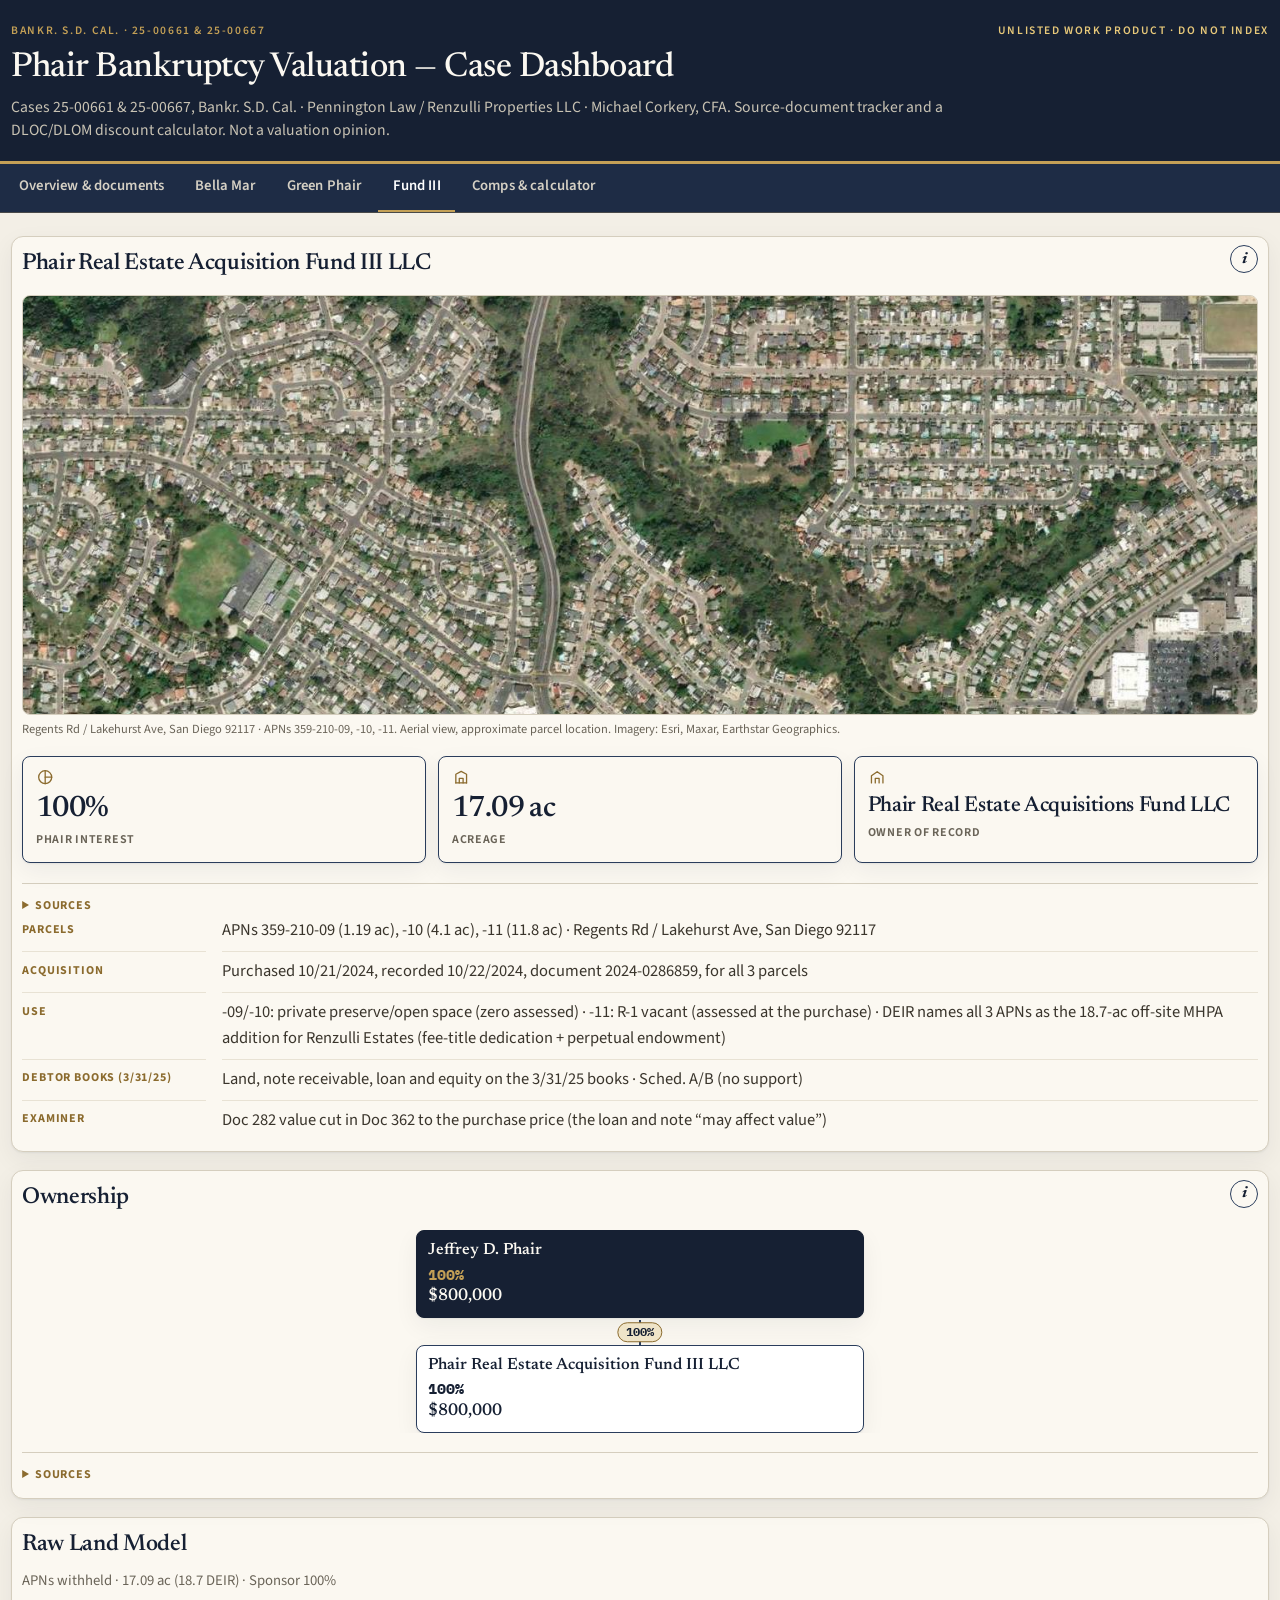
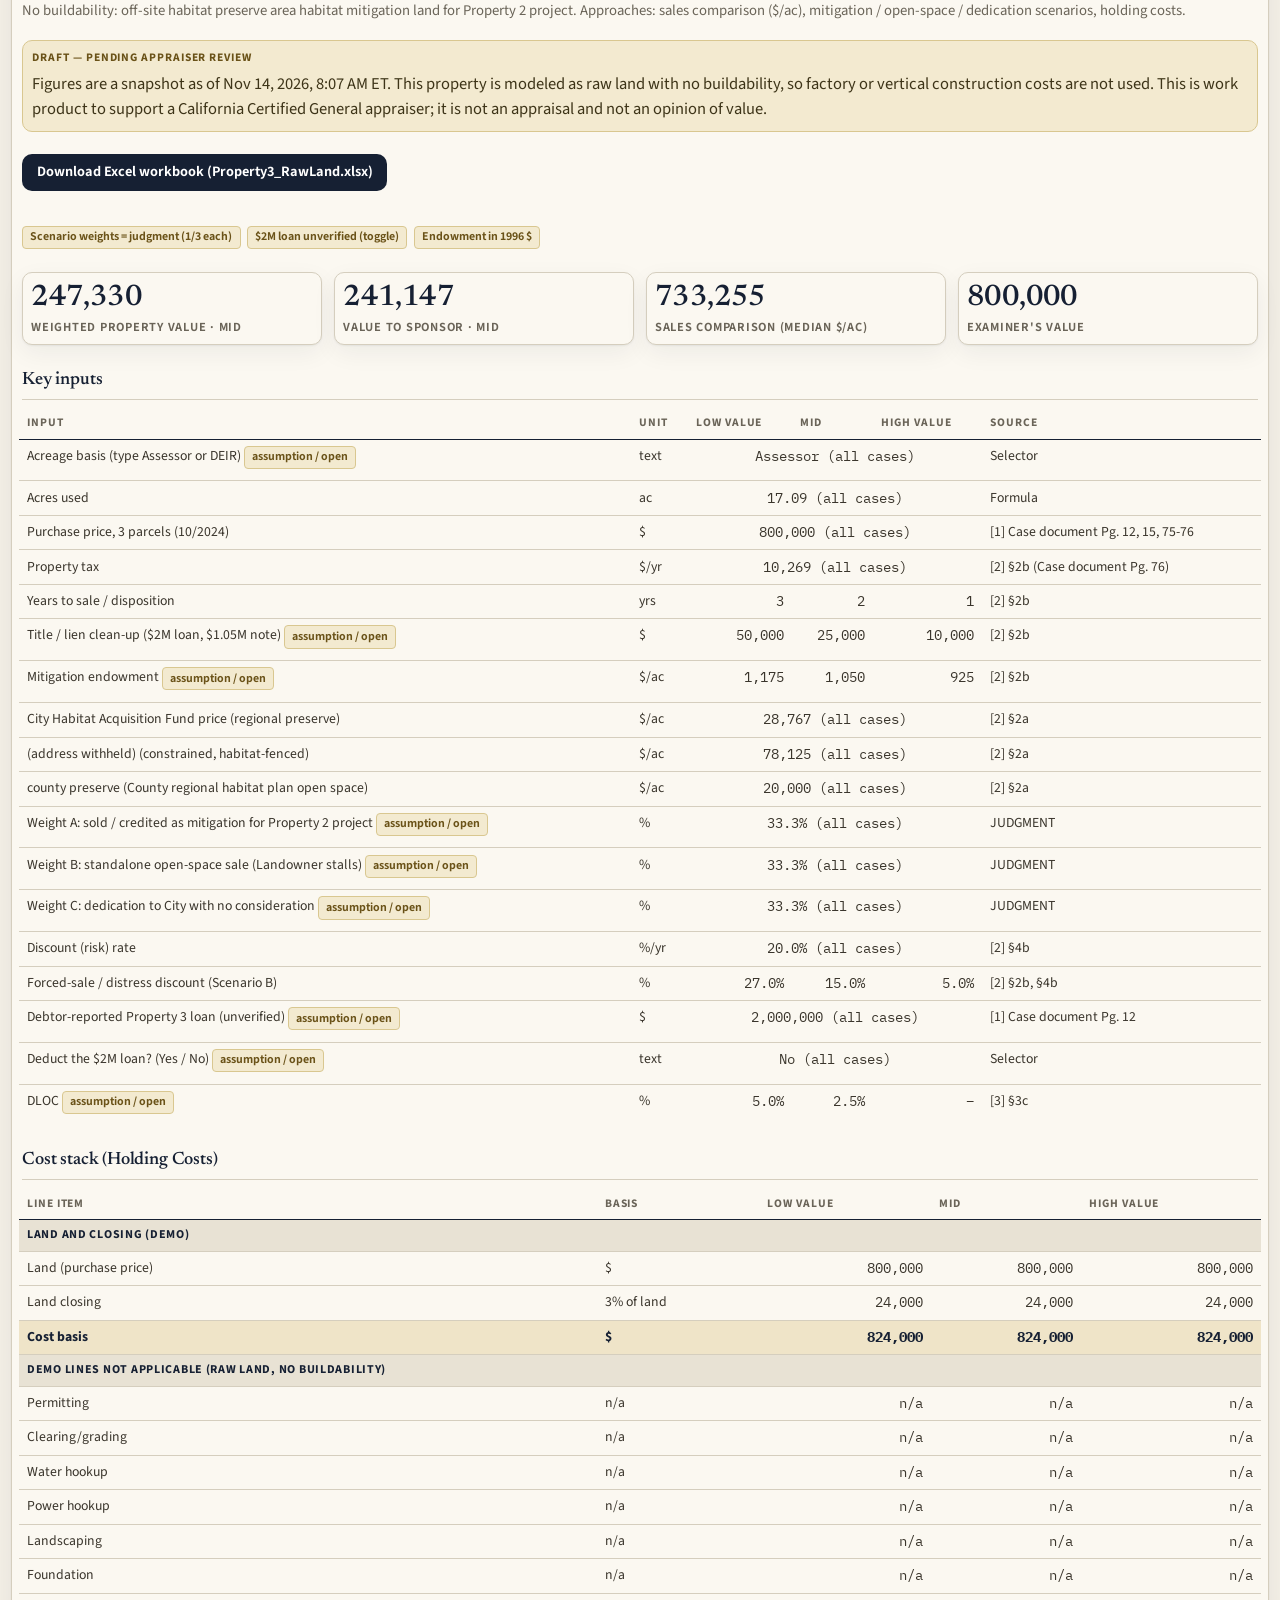
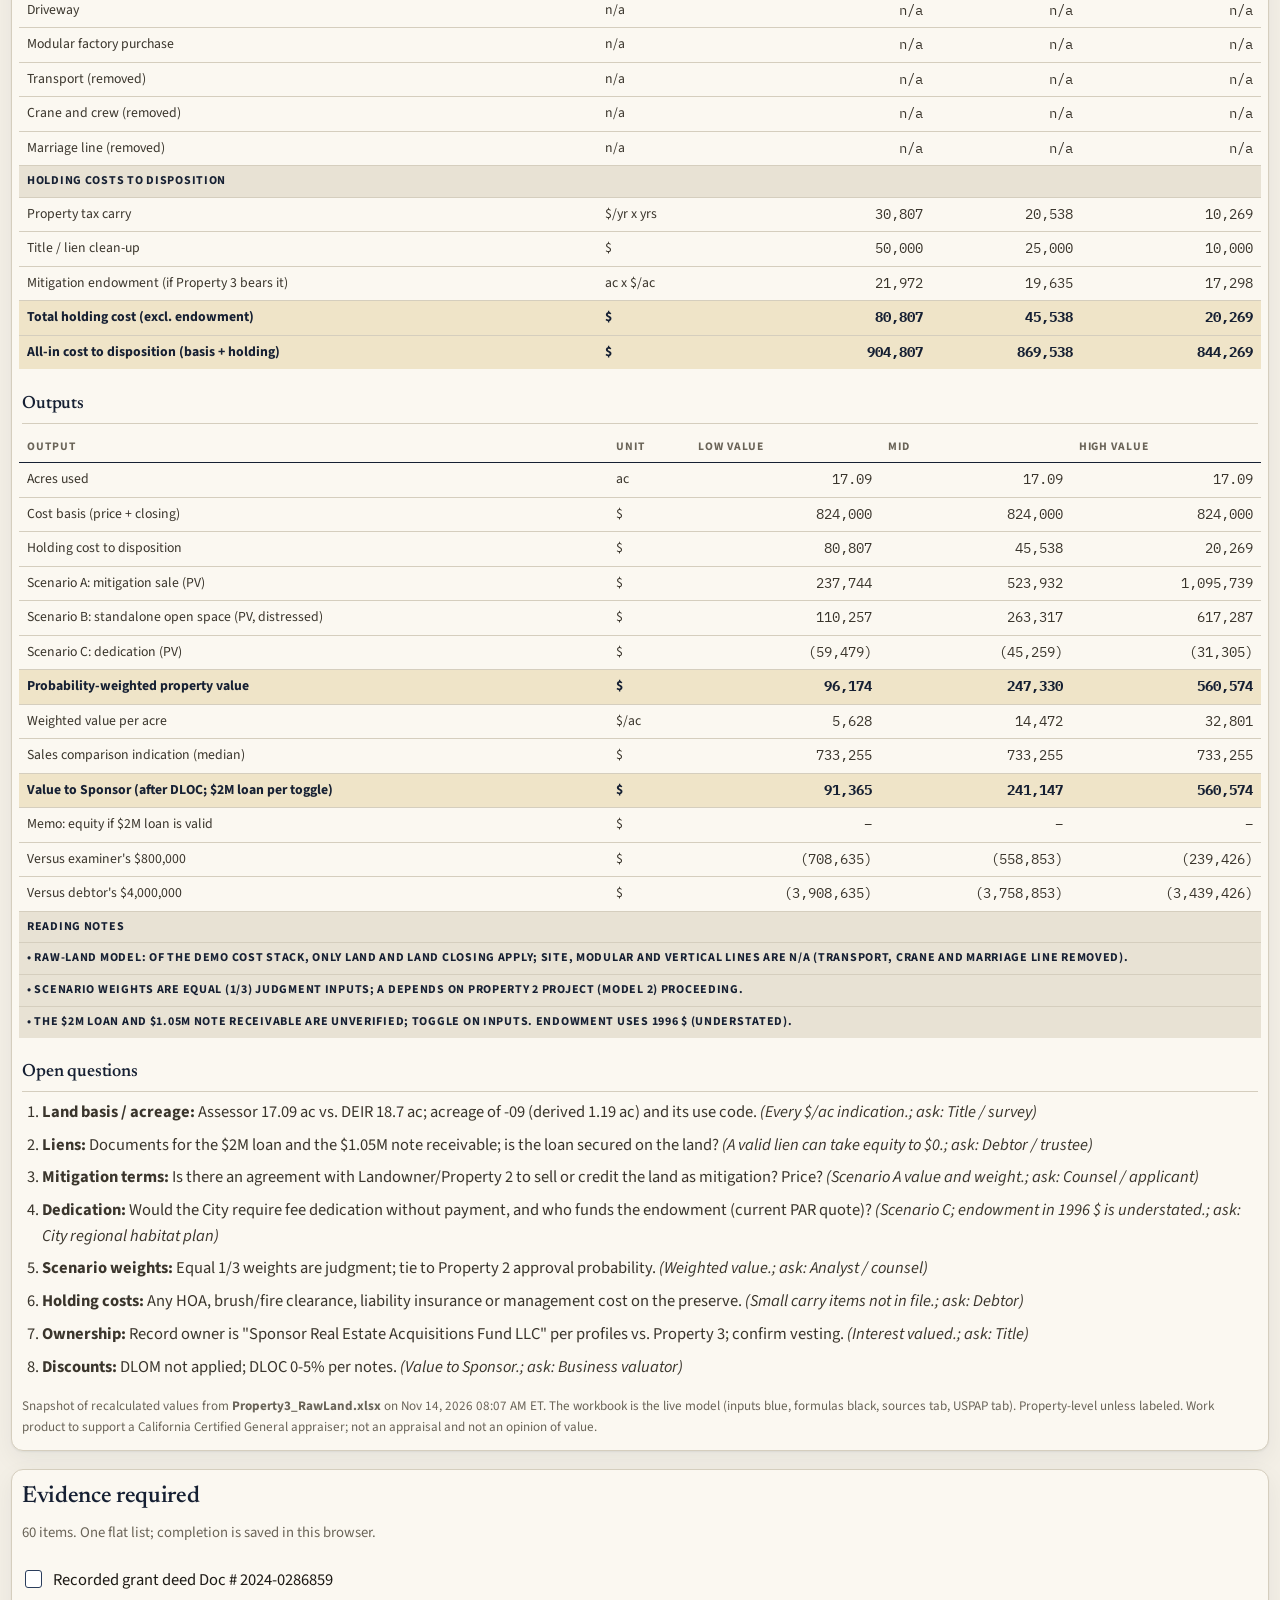
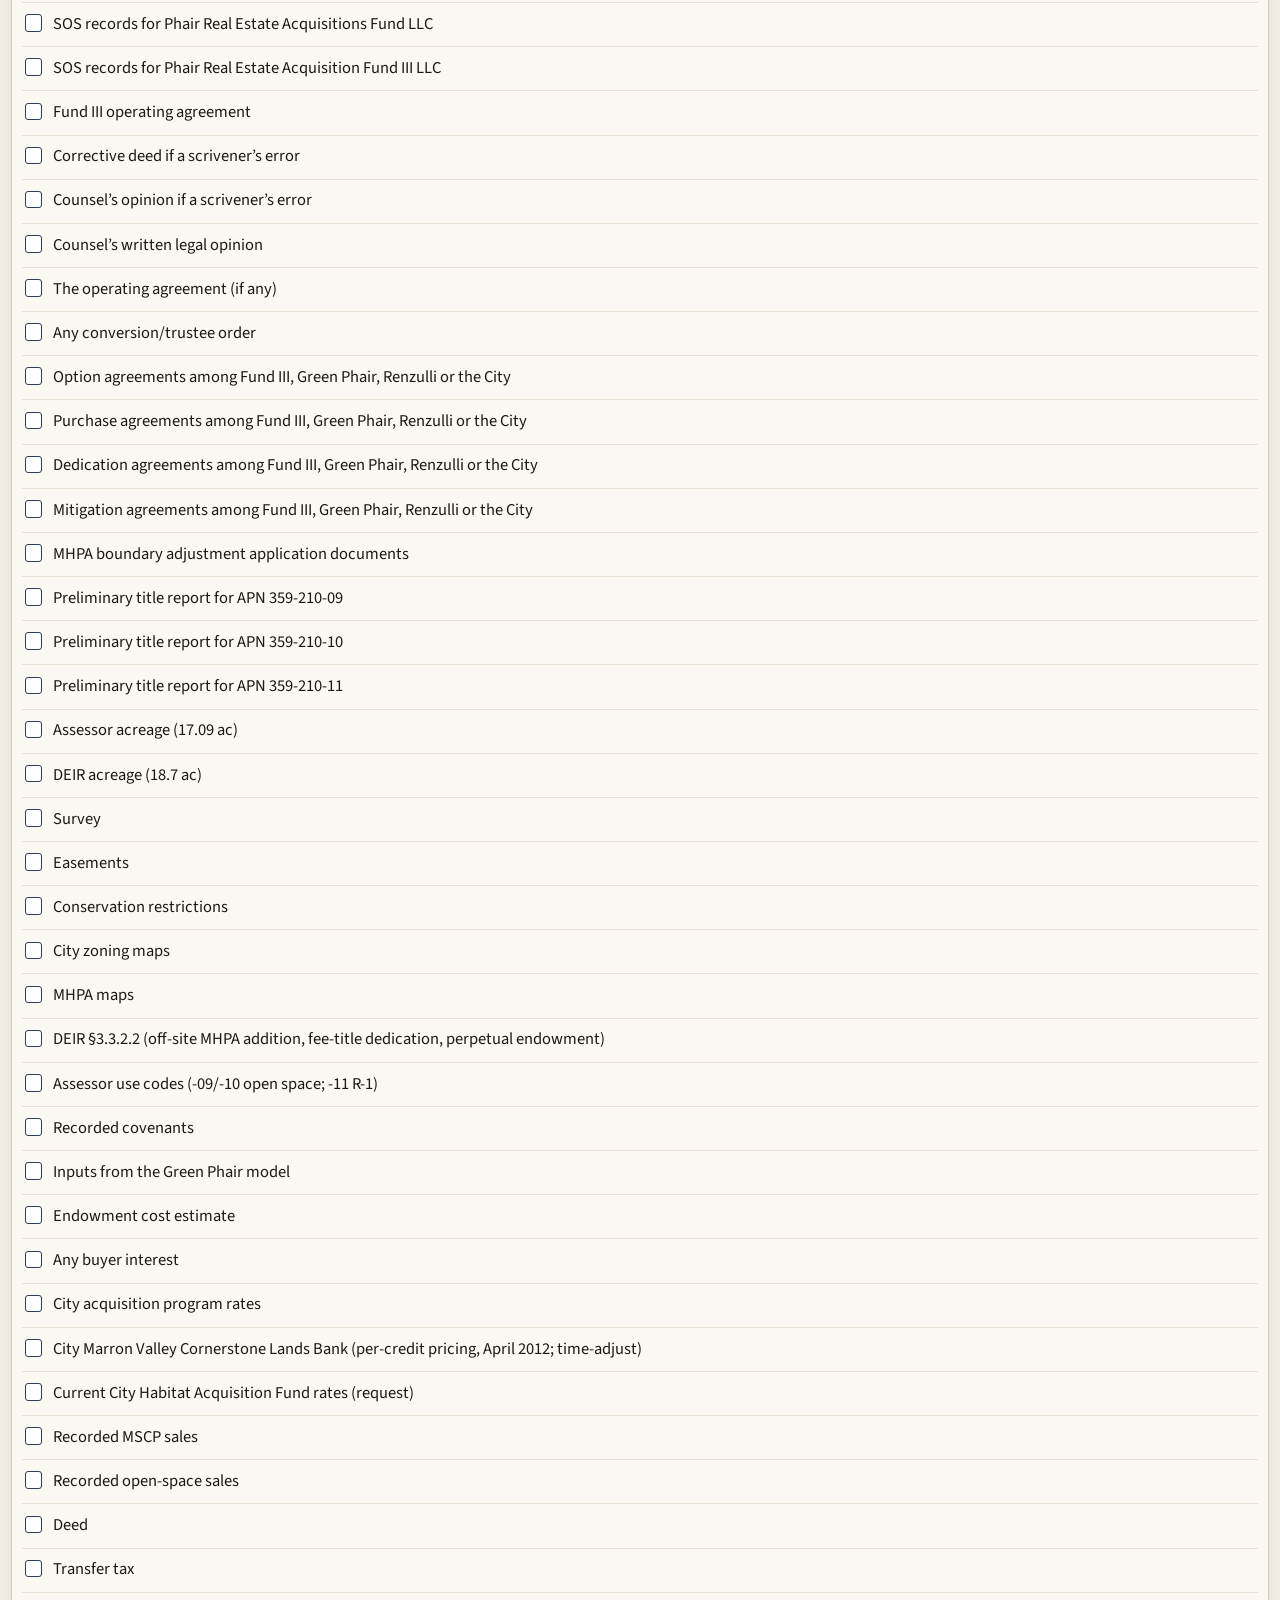
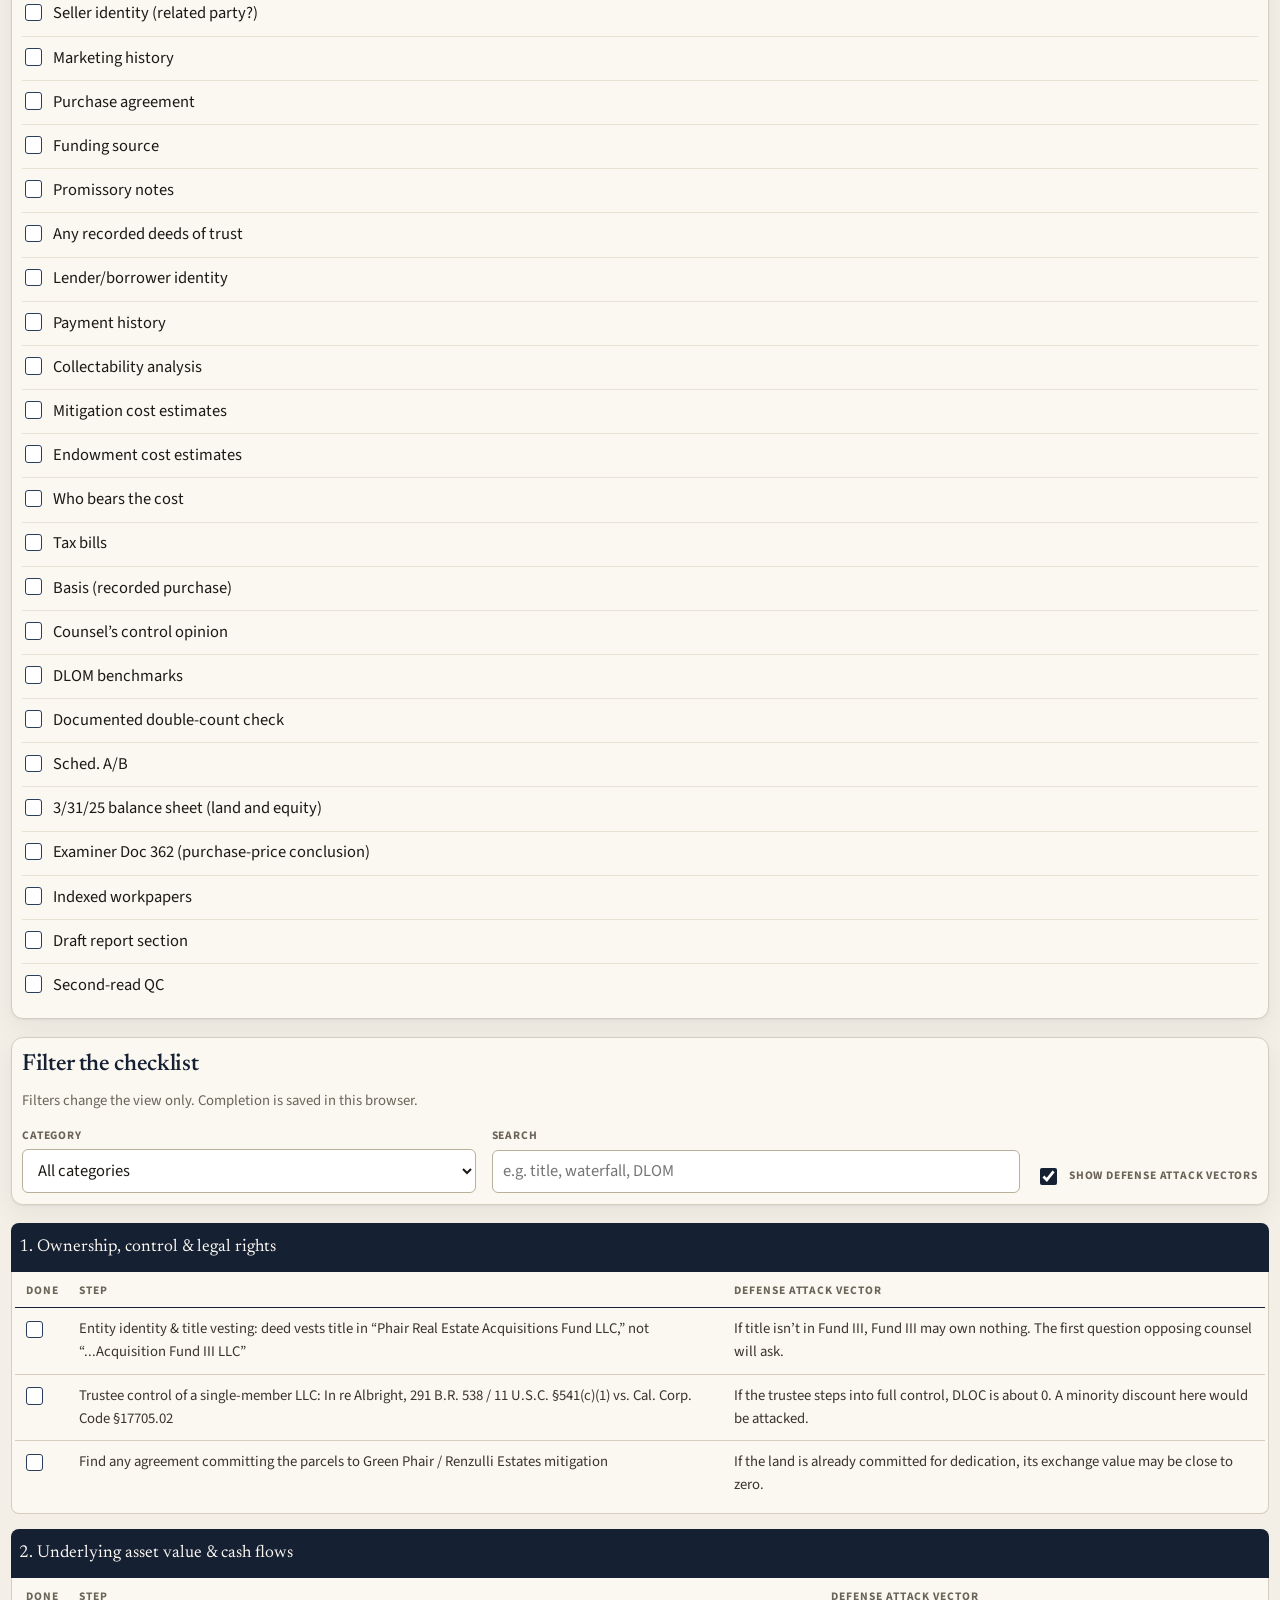
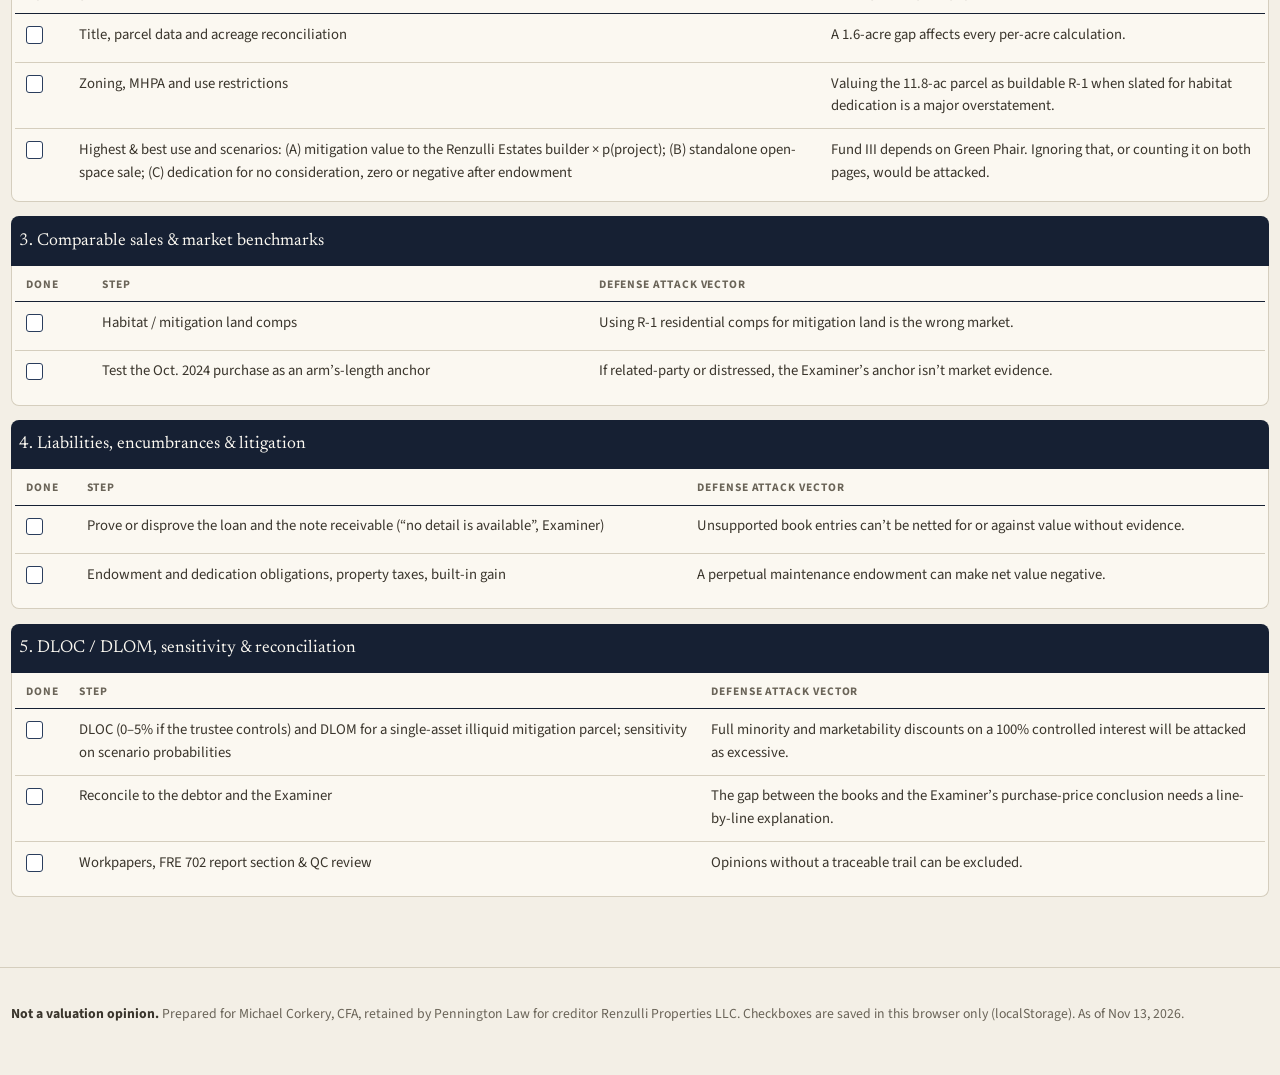
<file: fund-iii.html>
<!DOCTYPE html>
<html lang="en">
<head>
  <meta charset="utf-8">
  <meta name="viewport" content="width=device-width, initial-scale=1">
  <meta name="robots" content="noindex,nofollow">
  <meta name="googlebot" content="noindex,nofollow">
  <title>Fund III — Phair Bankruptcy Valuation — Case Dashboard</title>
  <link rel="preconnect" href="https://fonts.googleapis.com">
  <link rel="preconnect" href="https://fonts.gstatic.com" crossorigin>
  <link href="https://fonts.googleapis.com/css2?family=IBM+Plex+Mono:wght@400;500;600&amp;family=Newsreader:opsz,wght@6..72,400;6..72,500;6..72,600&amp;family=Source+Sans+3:ital,wght@0,400;0,600;0,700;1,400&amp;display=swap" rel="stylesheet">
  <link rel="stylesheet" href="css/styles.css">
  <script src="js/common.js" defer></script>
</head>
<body data-page="company" data-company="fund">
<a class="skip" href="#main">Skip to content</a>
<header class="masthead">
  <div class="masthead-inner">
    <div class="eyeline">
      <span>Bankr. S.D. Cal. · 25-00661 &amp; 25-00667</span>
      <span class="confidential">Unlisted work product · do not index</span>
    </div>
    <h1>Phair Bankruptcy Valuation — Case Dashboard</h1>
    <p class="deck">Cases 25-00661 &amp; 25-00667, Bankr. S.D. Cal. · Pennington Law / Renzulli Properties LLC · Michael Corkery, CFA. Source-document tracker and a DLOC/DLOM discount calculator. Not a valuation opinion.</p>
  </div>
</header>
<nav class="primary" aria-label="Case sections"><ul><li><a href="index.html">Overview &amp; documents</a></li><li><a href="bella-mar.html">Bella Mar</a></li><li><a href="green-phair.html">Green Phair</a></li><li><a href="fund-iii.html" aria-current="page" class="is-active">Fund III</a></li><li><a href="index.html#calculator">Comps &amp; calculator</a></li></ul></nav><main id="main" class="wrap">
<section class="block" id="summary"><h2>Phair Real Estate Acquisition Fund III LLC</h2>
  <a class="own-info" href="#fund-summary-sources" aria-label="Sources" aria-controls="fund-summary-sources">i</a>
<figure class="hero-photo"><img src="images/fund-iii-aerial.jpg" alt="Aerial view of the Fund III parcels near Regents Road and Lakehurst Avenue, San Diego, approximate parcel location" width="1600" height="900"><figcaption>Regents Rd / Lakehurst Ave, San Diego 92117 · APNs 359-210-09, -10, -11. Aerial view, approximate parcel location. Imagery: Esri, Maxar, Earthstar Geographics.</figcaption></figure>
<div class="fact-cards">
  <article class="fact-card">
    <span class="fact-card__icon" aria-hidden="true"><svg viewBox="0 0 24 24"><circle cx="12" cy="12" r="8.5"/><path d="M12 3.5v17"/><path d="M12 12h8.5"/></svg></span>
    <span class="fact-card__value">100%</span>
    <span class="fact-card__lbl">Phair interest</span>
  </article>
  <article class="fact-card">
    <span class="fact-card__icon" aria-hidden="true"><svg viewBox="0 0 24 24"><path d="M5 19.5V8.2L12 4.5l7 3.7v11.3"/><path d="M5 19.5h14"/><path d="M9.5 19.5v-6h5v6"/></svg></span>
    <span class="fact-card__value">17.09 ac</span>
    <span class="fact-card__lbl">Acreage</span>
  </article>
  <article class="fact-card">
    <span class="fact-card__icon" aria-hidden="true"><svg viewBox="0 0 24 24"><path d="M4.5 19.5V10L12 4.8 19.5 10v9.5"/><path d="M9.5 19.5v-6h5v6"/></svg></span>
    <span class="fact-card__value fact-card__value--name">Phair Real Estate Acquisitions Fund LLC</span>
    <span class="fact-card__lbl">Owner of record</span>
  </article>
</div>
<details class="own-sources" id="fund-summary-sources">
  <summary>Sources</summary>
  <div class="own-sources-body">
    <h3>Phair interest — 100%</h3>
    <ul>
      <li>Jeffrey D. Phair is listed as the 100% member on the examiner’s valuation table and the California Secretary of State status table as of November 13, 2025 (Doc 362, Pgs. 15–16). Unlike Green Phair, those tables do not list The Phair Company LLC as the holder. The tax-return table (Pg. 122) shows no membership split for this entity.</li>
    </ul>
    <h3>Acreage — 17.09 ac</h3>
    <ul>
      <li>17.09 acres is the assessor total for APNs 359-210-09 (1.19 ac), 359-210-10 (4.1 ac), and 359-210-11 (11.8 ac), Regents Rd / Lakehurst Ave, San Diego 92117. The DEIR uses 18.7 acres for the same three parcels as the off-site MHPA addition. The card uses the assessor total; the DEIR difference is not used on the card.</li>
    </ul>
    <h3>Owner of record — Phair Real Estate Acquisitions Fund LLC</h3>
    <ul>
      <li>The three parcels were purchased October 21, 2024, recorded October 22, 2024, document number 2024-0286859, for $800,000 (Doc 362, Pgs. 12–13, Exh. L). The examiner’s property profile vests title in “PHAIR REAL ESTATE ACQUISITIONS FUND LLC” — “Acquisitions,” plural, and no “III.” It is not confirmed from the case file whether that deed entity is the same as Phair Real Estate Acquisition Fund III LLC. The card shows the name as deeded.</li>
    </ul>
  </div>
</details>
<dl class='facts'><dt>Parcels</dt><dd>APNs 359-210-09 (1.19 ac), -10 (4.1 ac), -11 (11.8 ac) · Regents Rd / Lakehurst Ave, San Diego 92117</dd><dt>Acquisition</dt><dd>Purchased 10/21/2024, recorded 10/22/2024, document 2024-0286859, for all 3 parcels</dd><dt>Use</dt><dd>-09/-10: private preserve/open space (zero assessed) · -11: R-1 vacant (assessed at the purchase) · DEIR names all 3 APNs as the 18.7-ac off-site MHPA addition for Renzulli Estates (fee-title dedication + perpetual endowment)</dd><dt>Debtor books (3/31/25)</dt><dd>Land, note receivable, loan and equity on the 3/31/25 books · Sched. A/B (no support)</dd><dt>Examiner</dt><dd>Doc 282 value cut in Doc 362 to the purchase price (the loan and note “may affect value”)</dd></dl></section>
<section class="block" id="ownership">
  <h2>Ownership</h2>
  <a class="own-info" href="#fund-ownership-sources" aria-label="Sources" aria-controls="fund-ownership-sources">i</a>
  <p id="own-fund-desc" class="visually-hidden">Jeffrey D. Phair is listed as the 100 percent member of Phair Real Estate Acquisition Fund III LLC. The examiner assigned a current value of 800,000 dollars based on the late-2024 purchase price of the three Clairemont parcels. The recorded deed name differs from Fund III.</p>
  <div class="own-chart" role="img" aria-labelledby="ownership" aria-describedby="own-fund-desc">
    <div class="own-stack">
      <article class="own-box own-box--debtor own-child">
        <h3 class="own-box__name">Jeffrey D. Phair</h3>
        <p class="own-box__pct">100%</p>
        <p class="own-box__value">$800,000</p>
      </article>
      <div class="own-edge">
        <div class="own-edge__line"><span class="own-pct">100%</span></div>
      </div>
      <article class="own-box own-box--entity own-child">
        <h3 class="own-box__name">Phair Real Estate Acquisition Fund III LLC</h3>
        <p class="own-box__pct">100%</p>
        <p class="own-box__value">$800,000</p>
      </article>
    </div>
  </div>
  <details class="own-sources" id="fund-ownership-sources">
    <summary>Sources</summary>
    <div class="own-sources-body">
      <h3>Value basis</h3>
      <ul>
        <li><strong>Jeffrey D. Phair, 100%; and Phair Real Estate Acquisition Fund III LLC, 100% — $800,000.</strong> The examiner assigned an $800,000 current value based on the late-2024 purchase price (Doc 362, Pgs. 12–13, 15). The same purchase price is used as an input in the development-cost model on this page.</li>
        <li>Caveats, not used to change the box figure: the examiner noted a $2,000,000 loan and a $1,050,000 note receivable “which may affect value,” with no supporting detail (Doc 362, Pg. 15). If the loan is valid and secured on the land, equity could be reduced, including to zero. The model’s mid “Value to Sponsor (after DLOC; $2M loan per toggle)” is $241,147. The debtor has also booked a $4,000,000 figure. Those alternatives are not shown in the boxes.</li>
      </ul>
      <h3>Ownership record</h3>
      <ul>
        <li>Jeffrey D. Phair is listed as the 100% member on the examiner’s valuation table and the California Secretary of State status table (as of November 13, 2025) (Doc 362, Pgs. 15–16). Unlike Green Phair, those tables do not list The Phair Company LLC as the holder. The tax-return table (Doc 362, Pg. 122) shows no membership split for this entity; the 100% figure is taken from Pgs. 15–16. No other member is named. Entity search: <a href="https://bizfileonline.sos.ca.gov/search/business">bizfileonline.sos.ca.gov/search/business</a>.</li>
        <li>Phair Real Estate Acquisition Fund III LLC is the California LLC being scheduled and valued in the bankruptcy, with Secretary of State status Active. The debtor told the examiner it did not conduct business before 2024/2025, though a 2023 California return was filed (Doc 362, Pgs. 12–13, 16, 122 fn. (5)).</li>
        <li>The three parcels (APNs 359-210-09, 359-210-10, and 359-210-11), Regents Rd / Lakehurst Ave, San Diego 92117, were purchased October 21, 2024, recorded October 22, 2024, document number 2024-0286859, for $800,000 (Doc 362, Pgs. 12–13, Exh. L). They are not shown as a separate box because they are the asset, not an owner.</li>
        <li>Vesting-name conflict: the examiner’s property profile lists the primary owner as “PHAIR REAL ESTATE ACQUISITIONS FUND LLC” — “Acquisitions,” plural, and no “III.” It is not confirmed from the case file whether that deed entity is the same as Fund III (Doc 362, Exh. L).</li>
      </ul>
    </div>
  </details>
</section>
<section class="block" id="dev-cost-model">
<h2>Raw Land Model</h2>
<p class="caption">APNs withheld · 17.09 ac (18.7 DEIR) · Sponsor 100%</p>
<p class="caption">No buildability: off-site habitat preserve area habitat mitigation land for Property 2 project. Approaches: sales comparison ($/ac), mitigation / open-space / dedication scenarios, holding costs.</p>
<div class="callout warning"><span class="lead">Draft — pending appraiser review</span>Figures are a snapshot as of Nov 14, 2026, 8:07 AM ET. This property is modeled as raw land with no buildability, so factory or vertical construction costs are not used. This is work product to support a California Certified General appraiser; it is not an appraisal and not an opinion of value.</div>
<p><a class="dev-model-download" href="assets/Property3_RawLand.xlsx" download="Property3_RawLand.xlsx">Download Excel workbook (Property3_RawLand.xlsx)</a></p>
<div class="dev-model-badges"><span class="dev-model-badge">Scenario weights = judgment (1/3 each)</span><span class="dev-model-badge">$2M loan unverified (toggle)</span><span class="dev-model-badge">Endowment in 1996 $</span></div>
<div class="metrics">
<div class="metric"><span class="val">247,330</span><span class="lbl">Weighted property value · Mid</span></div>
<div class="metric"><span class="val">241,147</span><span class="lbl">Value to Sponsor · Mid</span></div>
<div class="metric"><span class="val">733,255</span><span class="lbl">Sales comparison (median $/ac)</span></div>
<div class="metric"><span class="val">800,000</span><span class="lbl">Examiner's value</span></div>
</div>
<h3 class="dev-model-h">Key inputs</h3>
<div class="table-wrap">
<table class="data dev-model-table"><thead><tr><th>Input</th><th>Unit</th><th>Low value</th><th>Mid</th><th>High value</th><th>Source</th></tr></thead><tbody><tr><td>Acreage basis (type Assessor or DEIR) <span class="dev-model-badge">assumption / open</span></td><td>text</td><td class="end" colspan="3" style="text-align:center">Assessor (all cases)</td><td>Selector</td></tr><tr><td>Acres used</td><td>ac</td><td class="end" colspan="3" style="text-align:center">17.09 (all cases)</td><td>Formula</td></tr><tr><td>Purchase price, 3 parcels (10/2024)</td><td>$</td><td class="end" colspan="3" style="text-align:center">800,000 (all cases)</td><td>[1] Case document Pg. 12, 15, 75-76</td></tr><tr><td>Property tax</td><td>$/yr</td><td class="end" colspan="3" style="text-align:center">10,269 (all cases)</td><td>[2] §2b (Case document Pg. 76)</td></tr><tr><td>Years to sale / disposition</td><td>yrs</td><td class="end">3</td><td class="end">2</td><td class="end">1</td><td>[2] §2b</td></tr><tr><td>Title / lien clean-up ($2M loan, $1.05M note) <span class="dev-model-badge">assumption / open</span></td><td>$</td><td class="end">50,000</td><td class="end">25,000</td><td class="end">10,000</td><td>[2] §2b</td></tr><tr><td>Mitigation endowment <span class="dev-model-badge">assumption / open</span></td><td>$/ac</td><td class="end">1,175</td><td class="end">1,050</td><td class="end">925</td><td>[2] §2b</td></tr><tr><td>City Habitat Acquisition Fund price (regional preserve)</td><td>$/ac</td><td class="end" colspan="3" style="text-align:center">28,767 (all cases)</td><td>[2] §2a</td></tr><tr><td>(address withheld) (constrained, habitat-fenced)</td><td>$/ac</td><td class="end" colspan="3" style="text-align:center">78,125 (all cases)</td><td>[2] §2a</td></tr><tr><td>county preserve (County regional habitat plan open space)</td><td>$/ac</td><td class="end" colspan="3" style="text-align:center">20,000 (all cases)</td><td>[2] §2a</td></tr><tr><td>Weight A: sold / credited as mitigation for Property 2 project <span class="dev-model-badge">assumption / open</span></td><td>%</td><td class="end" colspan="3" style="text-align:center">33.3% (all cases)</td><td>JUDGMENT</td></tr><tr><td>Weight B: standalone open-space sale (Landowner stalls) <span class="dev-model-badge">assumption / open</span></td><td>%</td><td class="end" colspan="3" style="text-align:center">33.3% (all cases)</td><td>JUDGMENT</td></tr><tr><td>Weight C: dedication to City with no consideration <span class="dev-model-badge">assumption / open</span></td><td>%</td><td class="end" colspan="3" style="text-align:center">33.3% (all cases)</td><td>JUDGMENT</td></tr><tr><td>Discount (risk) rate</td><td>%/yr</td><td class="end" colspan="3" style="text-align:center">20.0% (all cases)</td><td>[2] §4b</td></tr><tr><td>Forced-sale / distress discount (Scenario B)</td><td>%</td><td class="end">27.0%</td><td class="end">15.0%</td><td class="end">5.0%</td><td>[2] §2b, §4b</td></tr><tr><td>Debtor-reported Property 3 loan (unverified) <span class="dev-model-badge">assumption / open</span></td><td>$</td><td class="end" colspan="3" style="text-align:center">2,000,000 (all cases)</td><td>[1] Case document Pg. 12</td></tr><tr><td>Deduct the $2M loan? (Yes / No) <span class="dev-model-badge">assumption / open</span></td><td>text</td><td class="end" colspan="3" style="text-align:center">No (all cases)</td><td>Selector</td></tr><tr><td>DLOC <span class="dev-model-badge">assumption / open</span></td><td>%</td><td class="end">5.0%</td><td class="end">2.5%</td><td class="end">–</td><td>[3] §3c</td></tr></tbody></table>
</div>
<h3 class="dev-model-h">Cost stack (Holding Costs)</h3>
<div class="table-wrap">
<table class="data dev-model-table"><thead><tr><th>Line item</th><th>Basis</th><th>Low value</th><th>Mid</th><th>High value</th></tr></thead><tbody><tr class="dev-model-sec"><td colspan="5">LAND AND CLOSING (demo)</td></tr><tr><td>Land (purchase price)</td><td>$</td><td class="end">800,000</td><td class="end">800,000</td><td class="end">800,000</td></tr><tr><td>Land closing</td><td>3% of land</td><td class="end">24,000</td><td class="end">24,000</td><td class="end">24,000</td></tr><tr class="total"><td>Cost basis</td><td>$</td><td class="end">824,000</td><td class="end">824,000</td><td class="end">824,000</td></tr><tr class="dev-model-sec"><td colspan="5">DEMO LINES NOT APPLICABLE (raw land, no buildability)</td></tr><tr><td>Permitting</td><td>n/a</td><td class="end">n/a</td><td class="end">n/a</td><td class="end">n/a</td></tr><tr><td>Clearing/grading</td><td>n/a</td><td class="end">n/a</td><td class="end">n/a</td><td class="end">n/a</td></tr><tr><td>Water hookup</td><td>n/a</td><td class="end">n/a</td><td class="end">n/a</td><td class="end">n/a</td></tr><tr><td>Power hookup</td><td>n/a</td><td class="end">n/a</td><td class="end">n/a</td><td class="end">n/a</td></tr><tr><td>Landscaping</td><td>n/a</td><td class="end">n/a</td><td class="end">n/a</td><td class="end">n/a</td></tr><tr><td>Foundation</td><td>n/a</td><td class="end">n/a</td><td class="end">n/a</td><td class="end">n/a</td></tr><tr><td>Driveway</td><td>n/a</td><td class="end">n/a</td><td class="end">n/a</td><td class="end">n/a</td></tr><tr><td>Modular factory purchase</td><td>n/a</td><td class="end">n/a</td><td class="end">n/a</td><td class="end">n/a</td></tr><tr><td>Transport (removed)</td><td>n/a</td><td class="end">n/a</td><td class="end">n/a</td><td class="end">n/a</td></tr><tr><td>Crane and crew (removed)</td><td>n/a</td><td class="end">n/a</td><td class="end">n/a</td><td class="end">n/a</td></tr><tr><td>Marriage line (removed)</td><td>n/a</td><td class="end">n/a</td><td class="end">n/a</td><td class="end">n/a</td></tr><tr class="dev-model-sec"><td colspan="5">HOLDING COSTS TO DISPOSITION</td></tr><tr><td>Property tax carry</td><td>$/yr x yrs</td><td class="end">30,807</td><td class="end">20,538</td><td class="end">10,269</td></tr><tr><td>Title / lien clean-up</td><td>$</td><td class="end">50,000</td><td class="end">25,000</td><td class="end">10,000</td></tr><tr><td>Mitigation endowment (if Property 3 bears it)</td><td>ac x $/ac</td><td class="end">21,972</td><td class="end">19,635</td><td class="end">17,298</td></tr><tr class="total"><td>Total holding cost (excl. endowment)</td><td>$</td><td class="end">80,807</td><td class="end">45,538</td><td class="end">20,269</td></tr><tr class="total"><td>All-in cost to disposition (basis + holding)</td><td>$</td><td class="end">904,807</td><td class="end">869,538</td><td class="end">844,269</td></tr></tbody></table>
</div>
<h3 class="dev-model-h">Outputs</h3>
<div class="table-wrap">
<table class="data dev-model-table"><thead><tr><th>Output</th><th>Unit</th><th>Low value</th><th>Mid</th><th>High value</th></tr></thead><tbody><tr><td>Acres used</td><td>ac</td><td class="end">17.09</td><td class="end">17.09</td><td class="end">17.09</td></tr><tr><td>Cost basis (price + closing)</td><td>$</td><td class="end">824,000</td><td class="end">824,000</td><td class="end">824,000</td></tr><tr><td>Holding cost to disposition</td><td>$</td><td class="end">80,807</td><td class="end">45,538</td><td class="end">20,269</td></tr><tr><td>Scenario A: mitigation sale (PV)</td><td>$</td><td class="end">237,744</td><td class="end">523,932</td><td class="end">1,095,739</td></tr><tr><td>Scenario B: standalone open space (PV, distressed)</td><td>$</td><td class="end">110,257</td><td class="end">263,317</td><td class="end">617,287</td></tr><tr><td>Scenario C: dedication (PV)</td><td>$</td><td class="end">(59,479)</td><td class="end">(45,259)</td><td class="end">(31,305)</td></tr><tr class="total"><td>Probability-weighted property value</td><td>$</td><td class="end">96,174</td><td class="end">247,330</td><td class="end">560,574</td></tr><tr><td>Weighted value per acre</td><td>$/ac</td><td class="end">5,628</td><td class="end">14,472</td><td class="end">32,801</td></tr><tr><td>Sales comparison indication (median)</td><td>$</td><td class="end">733,255</td><td class="end">733,255</td><td class="end">733,255</td></tr><tr class="total"><td>Value to Sponsor (after DLOC; $2M loan per toggle)</td><td>$</td><td class="end">91,365</td><td class="end">241,147</td><td class="end">560,574</td></tr><tr><td>Memo: equity if $2M loan is valid</td><td>$</td><td class="end">–</td><td class="end">–</td><td class="end">–</td></tr><tr><td>Versus examiner's $800,000</td><td>$</td><td class="end">(708,635)</td><td class="end">(558,853)</td><td class="end">(239,426)</td></tr><tr><td>Versus debtor's $4,000,000</td><td>$</td><td class="end">(3,908,635)</td><td class="end">(3,758,853)</td><td class="end">(3,439,426)</td></tr><tr class="dev-model-sec"><td colspan="5">READING NOTES</td></tr><tr class="dev-model-sec"><td colspan="5">• Raw-land model: of the demo cost stack, only Land and Land closing apply; site, modular and vertical lines are n/a (transport, crane and marriage line removed).</td></tr><tr class="dev-model-sec"><td colspan="5">• Scenario weights are equal (1/3) judgment inputs; A depends on Property 2 project (Model 2) proceeding.</td></tr><tr class="dev-model-sec"><td colspan="5">• The $2M loan and $1.05M note receivable are unverified; toggle on Inputs. Endowment uses 1996 $ (understated).</td></tr></tbody></table>
</div>
<h3 class="dev-model-h">Open questions</h3>
<ol class="dev-model-qs"><li><b>Land basis / acreage:</b> Assessor 17.09 ac vs. DEIR 18.7 ac; acreage of -09 (derived 1.19 ac) and its use code. <i>(Every $/ac indication.; ask: Title / survey)</i></li><li><b>Liens:</b> Documents for the $2M loan and the $1.05M note receivable; is the loan secured on the land? <i>(A valid lien can take equity to $0.; ask: Debtor / trustee)</i></li><li><b>Mitigation terms:</b> Is there an agreement with Landowner/Property 2 to sell or credit the land as mitigation? Price? <i>(Scenario A value and weight.; ask: Counsel / applicant)</i></li><li><b>Dedication:</b> Would the City require fee dedication without payment, and who funds the endowment (current PAR quote)? <i>(Scenario C; endowment in 1996 $ is understated.; ask: City regional habitat plan)</i></li><li><b>Scenario weights:</b> Equal 1/3 weights are judgment; tie to Property 2 approval probability. <i>(Weighted value.; ask: Analyst / counsel)</i></li><li><b>Holding costs:</b> Any HOA, brush/fire clearance, liability insurance or management cost on the preserve. <i>(Small carry items not in file.; ask: Debtor)</i></li><li><b>Ownership:</b> Record owner is "Sponsor Real Estate Acquisitions Fund LLC" per profiles vs. Property 3; confirm vesting. <i>(Interest valued.; ask: Title)</i></li><li><b>Discounts:</b> DLOM not applied; DLOC 0-5% per notes. <i>(Value to Sponsor.; ask: Business valuator)</i></li></ol>
<p class="dev-model-foot">Snapshot of recalculated values from <b>Property3_RawLand.xlsx</b> on Nov 14, 2026 08:07 AM ET. The workbook is the live model (inputs blue, formulas black, sources tab, USPAP tab). Property-level unless labeled. Work product to support a California Certified General appraiser; not an appraisal and not an opinion of value.</p>
</section>
<section class="block" id="evidence"><h2>Evidence required</h2><p class="caption">60 items. One flat list; completion is saved in this browser.</p><div class="chk"><input type="checkbox" data-evidence="fund-e-0" id="fund-e-0"><label for="fund-e-0">Recorded grant deed Doc # 2024-0286859</label></div><div class="chk"><input type="checkbox" data-evidence="fund-e-1" id="fund-e-1"><label for="fund-e-1">SOS records for Phair Real Estate Acquisitions Fund LLC</label></div><div class="chk"><input type="checkbox" data-evidence="fund-e-2" id="fund-e-2"><label for="fund-e-2">SOS records for Phair Real Estate Acquisition Fund III LLC</label></div><div class="chk"><input type="checkbox" data-evidence="fund-e-3" id="fund-e-3"><label for="fund-e-3">Fund III operating agreement</label></div><div class="chk"><input type="checkbox" data-evidence="fund-e-4" id="fund-e-4"><label for="fund-e-4">Corrective deed if a scrivener’s error</label></div><div class="chk"><input type="checkbox" data-evidence="fund-e-5" id="fund-e-5"><label for="fund-e-5">Counsel’s opinion if a scrivener’s error</label></div><div class="chk"><input type="checkbox" data-evidence="fund-e-6" id="fund-e-6"><label for="fund-e-6">Counsel’s written legal opinion</label></div><div class="chk"><input type="checkbox" data-evidence="fund-e-7" id="fund-e-7"><label for="fund-e-7">The operating agreement (if any)</label></div><div class="chk"><input type="checkbox" data-evidence="fund-e-8" id="fund-e-8"><label for="fund-e-8">Any conversion/trustee order</label></div><div class="chk"><input type="checkbox" data-evidence="fund-e-9" id="fund-e-9"><label for="fund-e-9">Option agreements among Fund III, Green Phair, Renzulli or the City</label></div><div class="chk"><input type="checkbox" data-evidence="fund-e-10" id="fund-e-10"><label for="fund-e-10">Purchase agreements among Fund III, Green Phair, Renzulli or the City</label></div><div class="chk"><input type="checkbox" data-evidence="fund-e-11" id="fund-e-11"><label for="fund-e-11">Dedication agreements among Fund III, Green Phair, Renzulli or the City</label></div><div class="chk"><input type="checkbox" data-evidence="fund-e-12" id="fund-e-12"><label for="fund-e-12">Mitigation agreements among Fund III, Green Phair, Renzulli or the City</label></div><div class="chk"><input type="checkbox" data-evidence="fund-e-13" id="fund-e-13"><label for="fund-e-13">MHPA boundary adjustment application documents</label></div><div class="chk"><input type="checkbox" data-evidence="fund-e-14" id="fund-e-14"><label for="fund-e-14">Preliminary title report for APN 359-210-09</label></div><div class="chk"><input type="checkbox" data-evidence="fund-e-15" id="fund-e-15"><label for="fund-e-15">Preliminary title report for APN 359-210-10</label></div><div class="chk"><input type="checkbox" data-evidence="fund-e-16" id="fund-e-16"><label for="fund-e-16">Preliminary title report for APN 359-210-11</label></div><div class="chk"><input type="checkbox" data-evidence="fund-e-17" id="fund-e-17"><label for="fund-e-17">Assessor acreage (17.09 ac)</label></div><div class="chk"><input type="checkbox" data-evidence="fund-e-18" id="fund-e-18"><label for="fund-e-18">DEIR acreage (18.7 ac)</label></div><div class="chk"><input type="checkbox" data-evidence="fund-e-19" id="fund-e-19"><label for="fund-e-19">Survey</label></div><div class="chk"><input type="checkbox" data-evidence="fund-e-20" id="fund-e-20"><label for="fund-e-20">Easements</label></div><div class="chk"><input type="checkbox" data-evidence="fund-e-21" id="fund-e-21"><label for="fund-e-21">Conservation restrictions</label></div><div class="chk"><input type="checkbox" data-evidence="fund-e-22" id="fund-e-22"><label for="fund-e-22">City zoning maps</label></div><div class="chk"><input type="checkbox" data-evidence="fund-e-23" id="fund-e-23"><label for="fund-e-23">MHPA maps</label></div><div class="chk"><input type="checkbox" data-evidence="fund-e-24" id="fund-e-24"><label for="fund-e-24">DEIR §3.3.2.2 (off-site MHPA addition, fee-title dedication, perpetual endowment)</label></div><div class="chk"><input type="checkbox" data-evidence="fund-e-25" id="fund-e-25"><label for="fund-e-25">Assessor use codes (-09/-10 open space; -11 R-1)</label></div><div class="chk"><input type="checkbox" data-evidence="fund-e-26" id="fund-e-26"><label for="fund-e-26">Recorded covenants</label></div><div class="chk"><input type="checkbox" data-evidence="fund-e-27" id="fund-e-27"><label for="fund-e-27">Inputs from the Green Phair model</label></div><div class="chk"><input type="checkbox" data-evidence="fund-e-28" id="fund-e-28"><label for="fund-e-28">Endowment cost estimate</label></div><div class="chk"><input type="checkbox" data-evidence="fund-e-29" id="fund-e-29"><label for="fund-e-29">Any buyer interest</label></div><div class="chk"><input type="checkbox" data-evidence="fund-e-30" id="fund-e-30"><label for="fund-e-30">City acquisition program rates</label></div><div class="chk"><input type="checkbox" data-evidence="fund-e-31" id="fund-e-31"><label for="fund-e-31">City Marron Valley Cornerstone Lands Bank (per-credit pricing, April 2012; time-adjust)</label></div><div class="chk"><input type="checkbox" data-evidence="fund-e-32" id="fund-e-32"><label for="fund-e-32">Current City Habitat Acquisition Fund rates (request)</label></div><div class="chk"><input type="checkbox" data-evidence="fund-e-33" id="fund-e-33"><label for="fund-e-33">Recorded MSCP sales</label></div><div class="chk"><input type="checkbox" data-evidence="fund-e-34" id="fund-e-34"><label for="fund-e-34">Recorded open-space sales</label></div><div class="chk"><input type="checkbox" data-evidence="fund-e-35" id="fund-e-35"><label for="fund-e-35">Deed</label></div><div class="chk"><input type="checkbox" data-evidence="fund-e-36" id="fund-e-36"><label for="fund-e-36">Transfer tax</label></div><div class="chk"><input type="checkbox" data-evidence="fund-e-37" id="fund-e-37"><label for="fund-e-37">Seller identity (related party?)</label></div><div class="chk"><input type="checkbox" data-evidence="fund-e-38" id="fund-e-38"><label for="fund-e-38">Marketing history</label></div><div class="chk"><input type="checkbox" data-evidence="fund-e-39" id="fund-e-39"><label for="fund-e-39">Purchase agreement</label></div><div class="chk"><input type="checkbox" data-evidence="fund-e-40" id="fund-e-40"><label for="fund-e-40">Funding source</label></div><div class="chk"><input type="checkbox" data-evidence="fund-e-41" id="fund-e-41"><label for="fund-e-41">Promissory notes</label></div><div class="chk"><input type="checkbox" data-evidence="fund-e-42" id="fund-e-42"><label for="fund-e-42">Any recorded deeds of trust</label></div><div class="chk"><input type="checkbox" data-evidence="fund-e-43" id="fund-e-43"><label for="fund-e-43">Lender/borrower identity</label></div><div class="chk"><input type="checkbox" data-evidence="fund-e-44" id="fund-e-44"><label for="fund-e-44">Payment history</label></div><div class="chk"><input type="checkbox" data-evidence="fund-e-45" id="fund-e-45"><label for="fund-e-45">Collectability analysis</label></div><div class="chk"><input type="checkbox" data-evidence="fund-e-46" id="fund-e-46"><label for="fund-e-46">Mitigation cost estimates</label></div><div class="chk"><input type="checkbox" data-evidence="fund-e-47" id="fund-e-47"><label for="fund-e-47">Endowment cost estimates</label></div><div class="chk"><input type="checkbox" data-evidence="fund-e-48" id="fund-e-48"><label for="fund-e-48">Who bears the cost</label></div><div class="chk"><input type="checkbox" data-evidence="fund-e-49" id="fund-e-49"><label for="fund-e-49">Tax bills</label></div><div class="chk"><input type="checkbox" data-evidence="fund-e-50" id="fund-e-50"><label for="fund-e-50">Basis (recorded purchase)</label></div><div class="chk"><input type="checkbox" data-evidence="fund-e-51" id="fund-e-51"><label for="fund-e-51">Counsel’s control opinion</label></div><div class="chk"><input type="checkbox" data-evidence="fund-e-52" id="fund-e-52"><label for="fund-e-52">DLOM benchmarks</label></div><div class="chk"><input type="checkbox" data-evidence="fund-e-53" id="fund-e-53"><label for="fund-e-53">Documented double-count check</label></div><div class="chk"><input type="checkbox" data-evidence="fund-e-54" id="fund-e-54"><label for="fund-e-54">Sched. A/B</label></div><div class="chk"><input type="checkbox" data-evidence="fund-e-55" id="fund-e-55"><label for="fund-e-55">3/31/25 balance sheet (land and equity)</label></div><div class="chk"><input type="checkbox" data-evidence="fund-e-56" id="fund-e-56"><label for="fund-e-56">Examiner Doc 362 (purchase-price conclusion)</label></div><div class="chk"><input type="checkbox" data-evidence="fund-e-57" id="fund-e-57"><label for="fund-e-57">Indexed workpapers</label></div><div class="chk"><input type="checkbox" data-evidence="fund-e-58" id="fund-e-58"><label for="fund-e-58">Draft report section</label></div><div class="chk"><input type="checkbox" data-evidence="fund-e-59" id="fund-e-59"><label for="fund-e-59">Second-read QC</label></div></section>
<section class="block">
      <h2>Filter the checklist</h2>
      <p class="caption">Filters change the view only. Completion is saved in this browser.</p>
      <div class="filters">
        <div class="field"><label for="filter-cat">Category</label><select id="filter-cat"><option value="all">All categories</option><option value="1">1. Ownership, control &amp; legal rights</option><option value="2">2. Underlying asset value &amp; cash flows</option><option value="3">3. Comparable sales &amp; market benchmarks</option><option value="4">4. Liabilities, encumbrances &amp; litigation</option><option value="5">5. DLOC / DLOM, sensitivity &amp; reconciliation</option></select></div>
        <div class="field"><label for="filter-q">Search</label><input id="filter-q" type="search" placeholder="e.g. title, waterfall, DLOM"></div>
        <div class="toggle"><input type="checkbox" id="filter-atk" checked><label for="filter-atk">Show defense attack vectors</label></div>
      </div>
    </section>
    <details class="cat" data-cat="1" open>
          <summary><span>1. Ownership, control &amp; legal rights</span></summary>
          <div class="cat-body">
            <div class="table-wrap">
              <table class="data steps">
                <thead><tr><th>Done</th><th>Step</th><th class="atk">Defense attack vector</th></tr></thead>
                <tbody>
                  <tr data-search="entity identity &amp; title vesting: deed vests title in “phair real estate acquisitions fund llc,” not “...acquisition fund iii llc” if title isn’t in fund iii, fund iii may own nothing. the first question opposing counsel will ask.">
              <td class="done-cell" data-label="Done"><input type="checkbox" data-step="fund-1-0" data-hours="1.0" data-company="fund" aria-label="Mark complete: Entity identity &amp; title vesting: deed vests title in “Phair Real Estate Acquisitions Fund LLC,” not “...Acquisition Fund III LLC”"></td>
              <td data-label="Step">Entity identity &amp; title vesting: deed vests title in “Phair Real Estate Acquisitions Fund LLC,” not “...Acquisition Fund III LLC”</td>
              
              <td class="atk" data-label="Defense attack vector">If title isn’t in Fund III, Fund III may own nothing. The first question opposing counsel will ask.</td>
            </tr><tr data-search="trustee control of a single-member llc: in re albright, 291 b.r. 538 / 11 u.s.c. §541(c)(1) vs. cal. corp. code §17705.02 if the trustee steps into full control, dloc is about 0. a minority discount here would be attacked.">
              <td class="done-cell" data-label="Done"><input type="checkbox" data-step="fund-1-1" data-hours="1.0" data-company="fund" aria-label="Mark complete: Trustee control of a single-member LLC: In re Albright, 291 B.R. 538 / 11 U.S.C. §541(c)(1) vs. Cal. Corp. Code §17705.02"></td>
              <td data-label="Step">Trustee control of a single-member LLC: In re Albright, 291 B.R. 538 / 11 U.S.C. §541(c)(1) vs. Cal. Corp. Code §17705.02</td>
              
              <td class="atk" data-label="Defense attack vector">If the trustee steps into full control, DLOC is about 0. A minority discount here would be attacked.</td>
            </tr><tr data-search="find any agreement committing the parcels to green phair / renzulli estates mitigation if the land is already committed for dedication, its exchange value may be close to zero.">
              <td class="done-cell" data-label="Done"><input type="checkbox" data-step="fund-1-2" data-hours="1.0" data-company="fund" aria-label="Mark complete: Find any agreement committing the parcels to Green Phair / Renzulli Estates mitigation"></td>
              <td data-label="Step">Find any agreement committing the parcels to Green Phair / Renzulli Estates mitigation</td>
              
              <td class="atk" data-label="Defense attack vector">If the land is already committed for dedication, its exchange value may be close to zero.</td>
            </tr>
                </tbody>
              </table>
            </div>
          </div>
        </details>
<details class="cat" data-cat="2" open>
          <summary><span>2. Underlying asset value &amp; cash flows</span></summary>
          <div class="cat-body">
            <div class="table-wrap">
              <table class="data steps">
                <thead><tr><th>Done</th><th>Step</th><th class="atk">Defense attack vector</th></tr></thead>
                <tbody>
                  <tr data-search="title, parcel data and acreage reconciliation a 1.6-acre gap affects every per-acre calculation.">
              <td class="done-cell" data-label="Done"><input type="checkbox" data-step="fund-2-0" data-hours="1.0" data-company="fund" aria-label="Mark complete: Title, parcel data and acreage reconciliation"></td>
              <td data-label="Step">Title, parcel data and acreage reconciliation</td>
              
              <td class="atk" data-label="Defense attack vector">A 1.6-acre gap affects every per-acre calculation.</td>
            </tr><tr data-search="zoning, mhpa and use restrictions valuing the 11.8-ac parcel as buildable r-1 when slated for habitat dedication is a major overstatement.">
              <td class="done-cell" data-label="Done"><input type="checkbox" data-step="fund-2-1" data-hours="1.0" data-company="fund" aria-label="Mark complete: Zoning, MHPA and use restrictions"></td>
              <td data-label="Step">Zoning, MHPA and use restrictions</td>
              
              <td class="atk" data-label="Defense attack vector">Valuing the 11.8-ac parcel as buildable R-1 when slated for habitat dedication is a major overstatement.</td>
            </tr><tr data-search="highest &amp; best use and scenarios: (a) mitigation value to the renzulli estates builder × p(project); (b) standalone open-space sale; (c) dedication for no consideration, zero or negative after endowment fund iii depends on green phair. ignoring that, or counting it on both pages, would be attacked.">
              <td class="done-cell" data-label="Done"><input type="checkbox" data-step="fund-2-2" data-hours="1.5" data-company="fund" aria-label="Mark complete: Highest &amp; best use and scenarios: (A) mitigation value to the Renzulli Estates builder × p(project); (B) standalone open-space sale; (C) dedication for no consideration, zero or negative after endowment"></td>
              <td data-label="Step">Highest &amp; best use and scenarios: (A) mitigation value to the Renzulli Estates builder × p(project); (B) standalone open-space sale; (C) dedication for no consideration, zero or negative after endowment</td>
              
              <td class="atk" data-label="Defense attack vector">Fund III depends on Green Phair. Ignoring that, or counting it on both pages, would be attacked.</td>
            </tr>
                </tbody>
              </table>
            </div>
          </div>
        </details>
<details class="cat" data-cat="3" open>
          <summary><span>3. Comparable sales &amp; market benchmarks</span></summary>
          <div class="cat-body">
            <div class="table-wrap">
              <table class="data steps">
                <thead><tr><th>Done</th><th>Step</th><th class="atk">Defense attack vector</th></tr></thead>
                <tbody>
                  <tr data-search="habitat / mitigation land comps using r-1 residential comps for mitigation land is the wrong market.">
              <td class="done-cell" data-label="Done"><input type="checkbox" data-step="fund-3-0" data-hours="1.5" data-company="fund" aria-label="Mark complete: Habitat / mitigation land comps"></td>
              <td data-label="Step">Habitat / mitigation land comps</td>
              
              <td class="atk" data-label="Defense attack vector">Using R-1 residential comps for mitigation land is the wrong market.</td>
            </tr><tr data-search="test the oct. 2024 purchase as an arm’s-length anchor if related-party or distressed, the examiner’s anchor isn’t market evidence.">
              <td class="done-cell" data-label="Done"><input type="checkbox" data-step="fund-3-1" data-hours="0.5" data-company="fund" aria-label="Mark complete: Test the Oct. 2024 purchase as an arm’s-length anchor"></td>
              <td data-label="Step">Test the Oct. 2024 purchase as an arm’s-length anchor</td>
              
              <td class="atk" data-label="Defense attack vector">If related-party or distressed, the Examiner’s anchor isn’t market evidence.</td>
            </tr>
                </tbody>
              </table>
            </div>
          </div>
        </details>
<details class="cat" data-cat="4" open>
          <summary><span>4. Liabilities, encumbrances &amp; litigation</span></summary>
          <div class="cat-body">
            <div class="table-wrap">
              <table class="data steps">
                <thead><tr><th>Done</th><th>Step</th><th class="atk">Defense attack vector</th></tr></thead>
                <tbody>
                  <tr data-search="prove or disprove the loan and the note receivable (“no detail is available”, examiner) unsupported book entries can’t be netted for or against value without evidence.">
              <td class="done-cell" data-label="Done"><input type="checkbox" data-step="fund-4-0" data-hours="1.0" data-company="fund" aria-label="Mark complete: Prove or disprove the loan and the note receivable (“no detail is available”, Examiner)"></td>
              <td data-label="Step">Prove or disprove the loan and the note receivable (“no detail is available”, Examiner)</td>
              
              <td class="atk" data-label="Defense attack vector">Unsupported book entries can’t be netted for or against value without evidence.</td>
            </tr><tr data-search="endowment and dedication obligations, property taxes, built-in gain a perpetual maintenance endowment can make net value negative.">
              <td class="done-cell" data-label="Done"><input type="checkbox" data-step="fund-4-1" data-hours="0.5" data-company="fund" aria-label="Mark complete: Endowment and dedication obligations, property taxes, built-in gain"></td>
              <td data-label="Step">Endowment and dedication obligations, property taxes, built-in gain</td>
              
              <td class="atk" data-label="Defense attack vector">A perpetual maintenance endowment can make net value negative.</td>
            </tr>
                </tbody>
              </table>
            </div>
          </div>
        </details>
<details class="cat" data-cat="5" open>
          <summary><span>5. DLOC / DLOM, sensitivity &amp; reconciliation</span></summary>
          <div class="cat-body">
            <div class="table-wrap">
              <table class="data steps">
                <thead><tr><th>Done</th><th>Step</th><th class="atk">Defense attack vector</th></tr></thead>
                <tbody>
                  <tr data-search="dloc (0–5% if the trustee controls) and dlom for a single-asset illiquid mitigation parcel; sensitivity on scenario probabilities full minority and marketability discounts on a 100% controlled interest will be attacked as excessive.">
              <td class="done-cell" data-label="Done"><input type="checkbox" data-step="fund-5-0" data-hours="1.0" data-company="fund" aria-label="Mark complete: DLOC (0–5% if the trustee controls) and DLOM for a single-asset illiquid mitigation parcel; sensitivity on scenario probabilities"></td>
              <td data-label="Step">DLOC (0–5% if the trustee controls) and DLOM for a single-asset illiquid mitigation parcel; sensitivity on scenario probabilities</td>
              
              <td class="atk" data-label="Defense attack vector">Full minority and marketability discounts on a 100% controlled interest will be attacked as excessive.</td>
            </tr><tr data-search="reconcile to the debtor and the examiner the gap between the books and the examiner’s purchase-price conclusion needs a line-by-line explanation.">
              <td class="done-cell" data-label="Done"><input type="checkbox" data-step="fund-5-1" data-hours="0.5" data-company="fund" aria-label="Mark complete: Reconcile to the debtor and the Examiner"></td>
              <td data-label="Step">Reconcile to the debtor and the Examiner</td>
              
              <td class="atk" data-label="Defense attack vector">The gap between the books and the Examiner’s purchase-price conclusion needs a line-by-line explanation.</td>
            </tr><tr data-search="workpapers, fre 702 report section &amp; qc review opinions without a traceable trail can be excluded.">
              <td class="done-cell" data-label="Done"><input type="checkbox" data-step="fund-5-2" data-hours="1.0" data-company="fund" aria-label="Mark complete: Workpapers, FRE 702 report section &amp; QC review"></td>
              <td data-label="Step">Workpapers, FRE 702 report section &amp; QC review</td>
              
              <td class="atk" data-label="Defense attack vector">Opinions without a traceable trail can be excluded.</td>
            </tr>
                </tbody>
              </table>
            </div>
          </div>
        </details>
    </main>
<footer class="site">
  <div class="inner">
    <p><strong>Not a valuation opinion.</strong> Prepared for Michael Corkery, CFA, retained by Pennington Law for creditor Renzulli Properties LLC. Checkboxes are saved in this browser only (localStorage). As of Nov 13, 2026.</p>
  </div>
</footer>
</body>
</html>
</file>
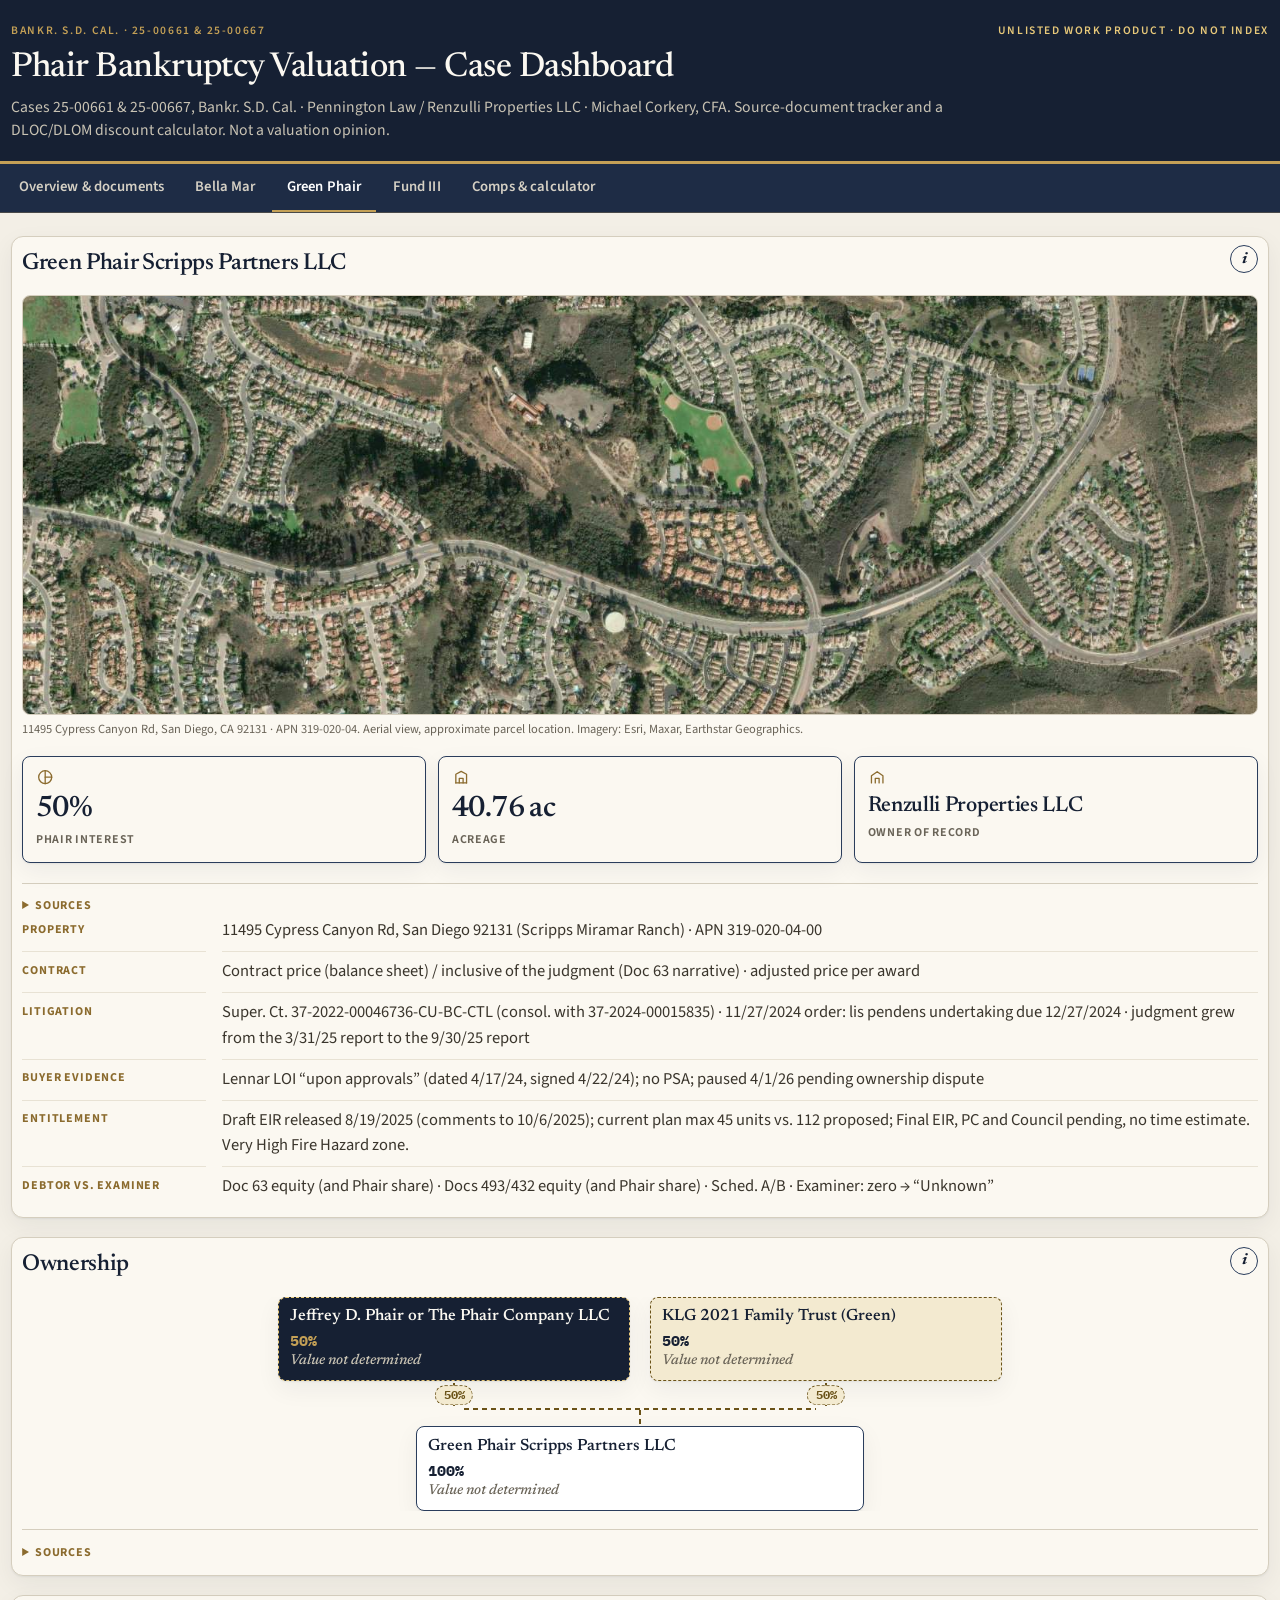
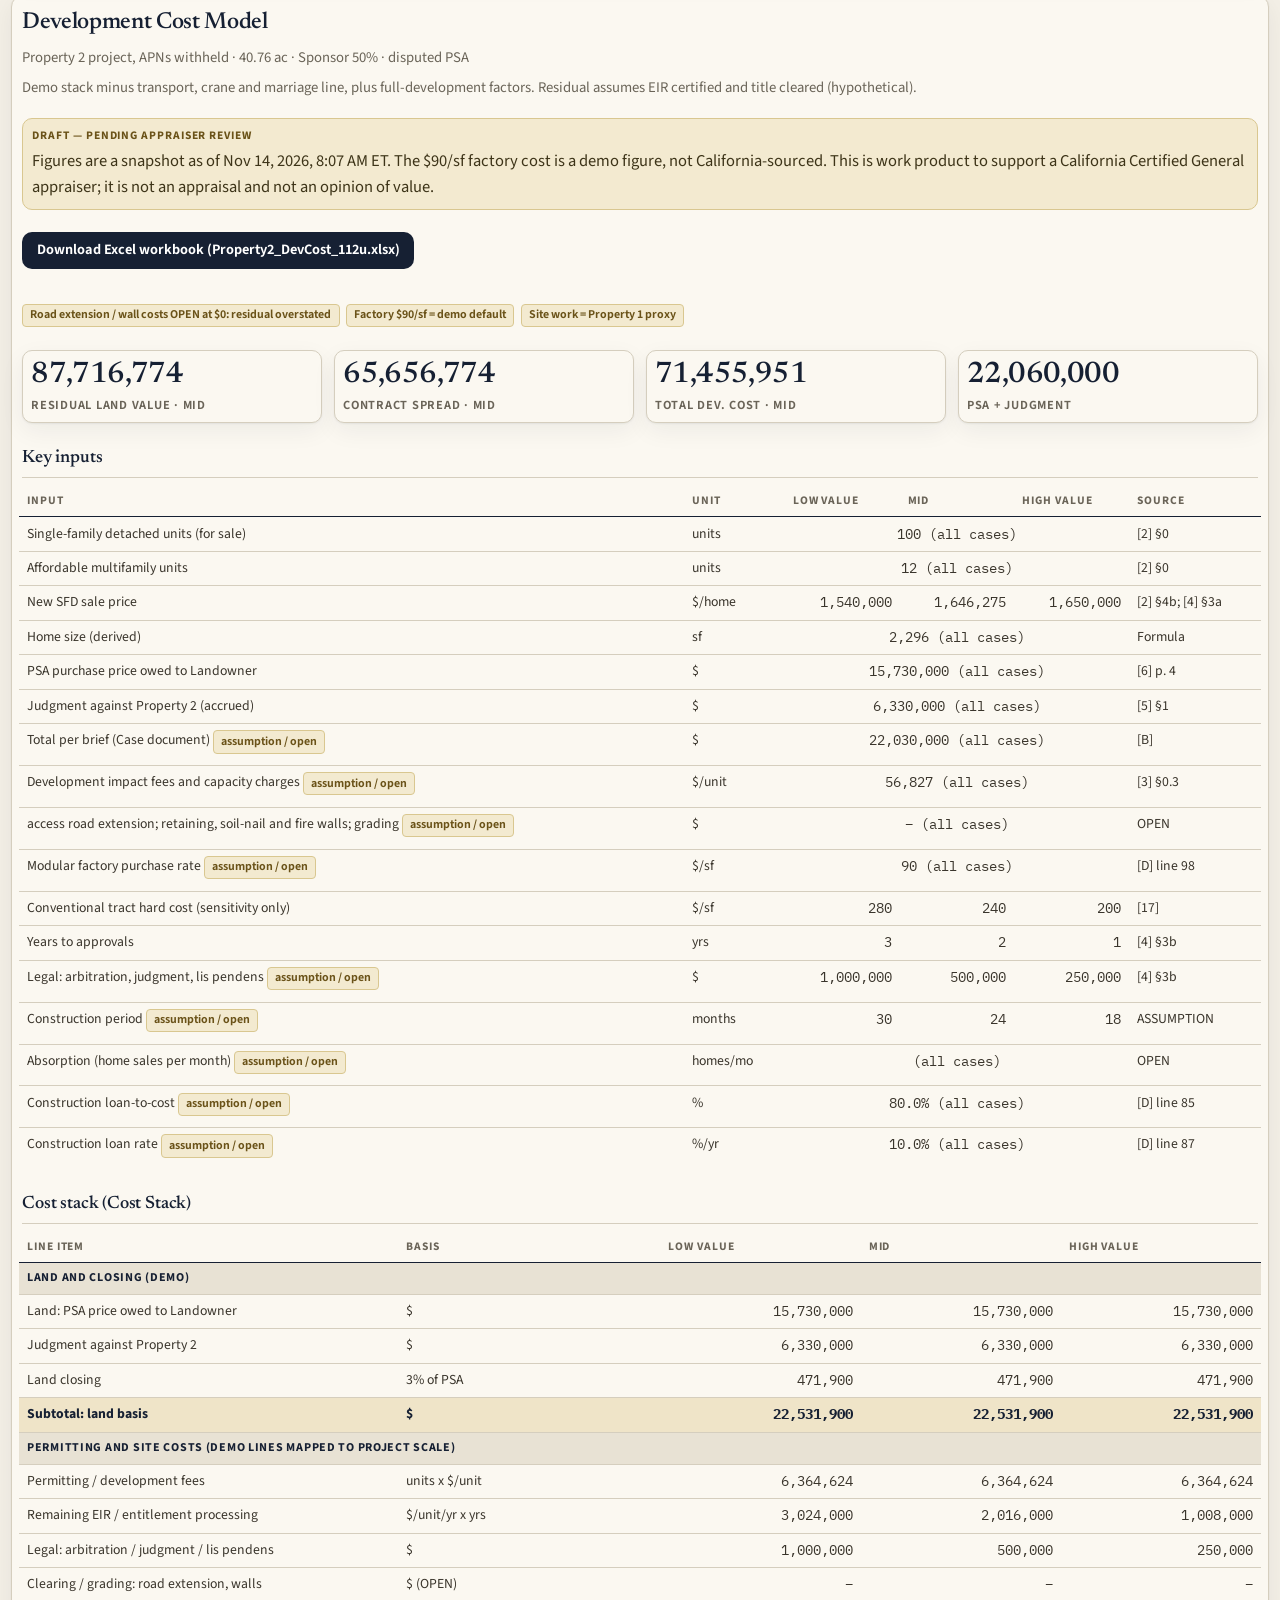
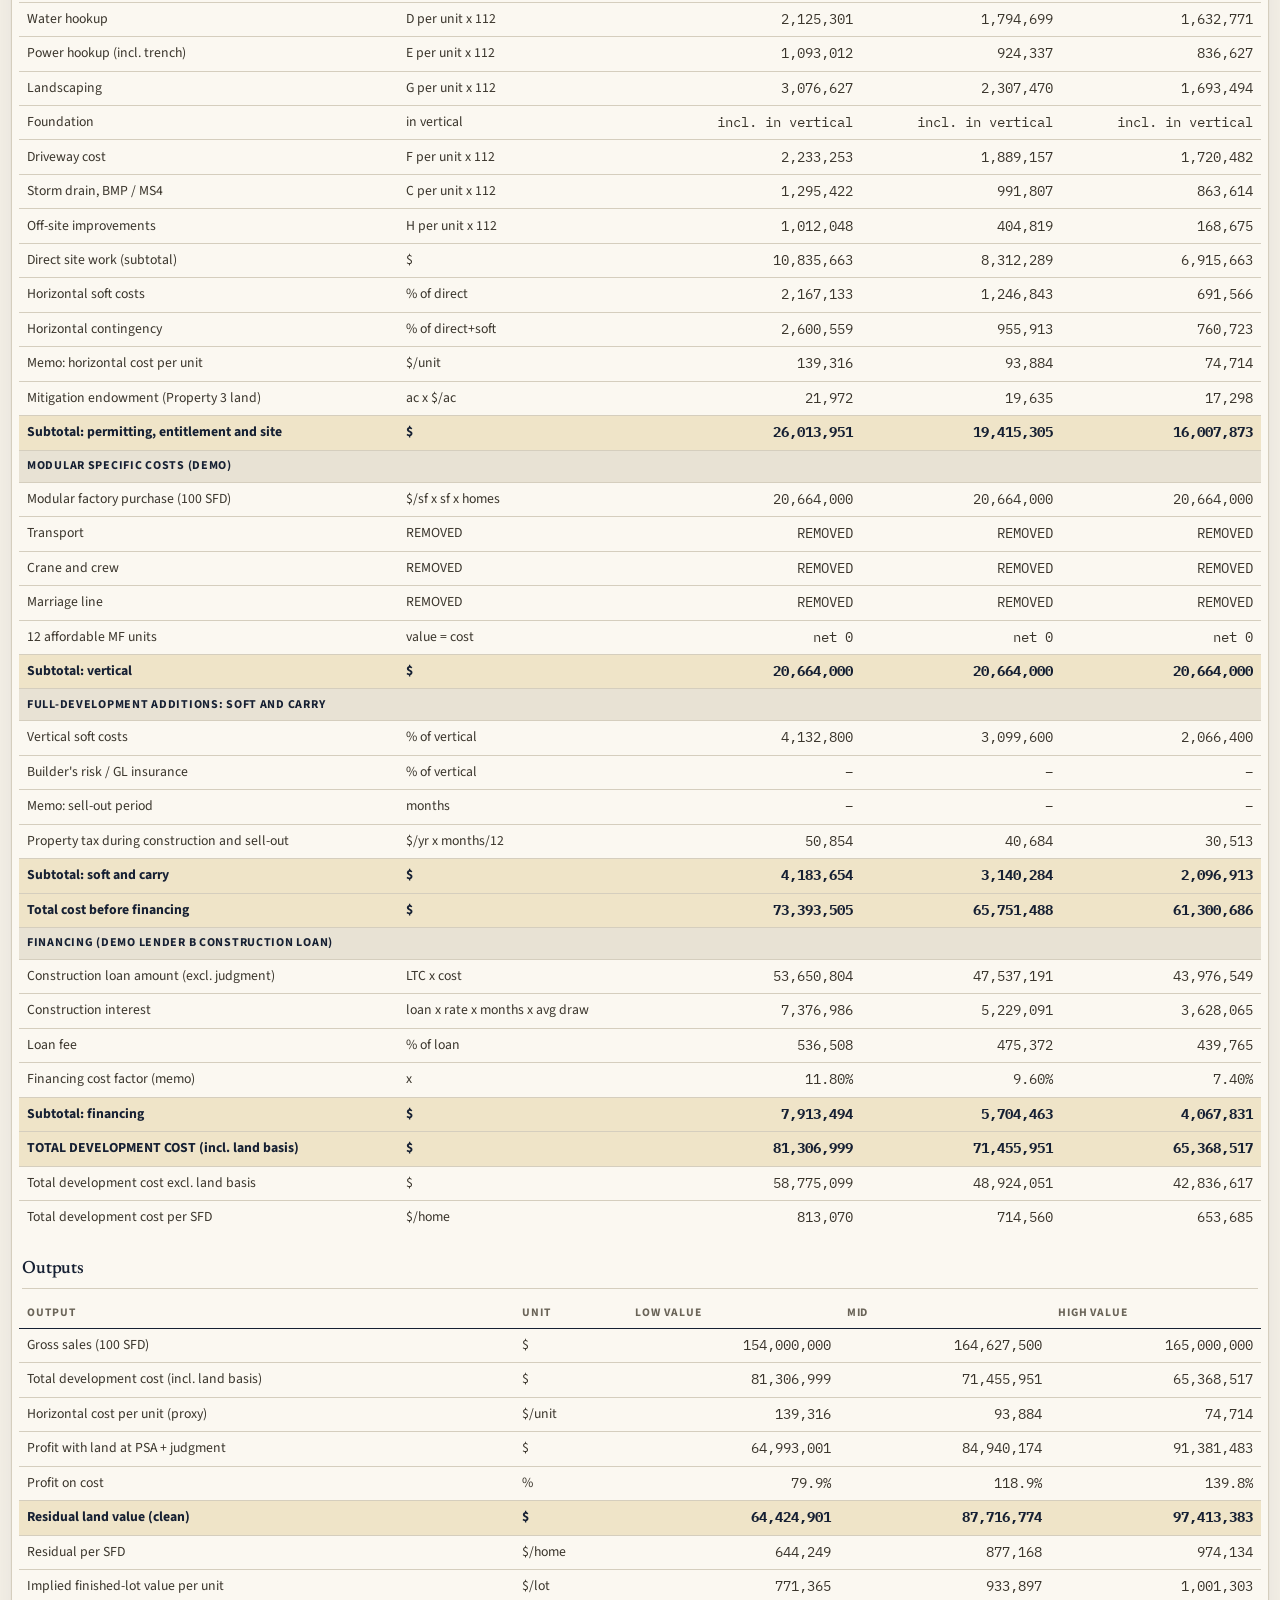
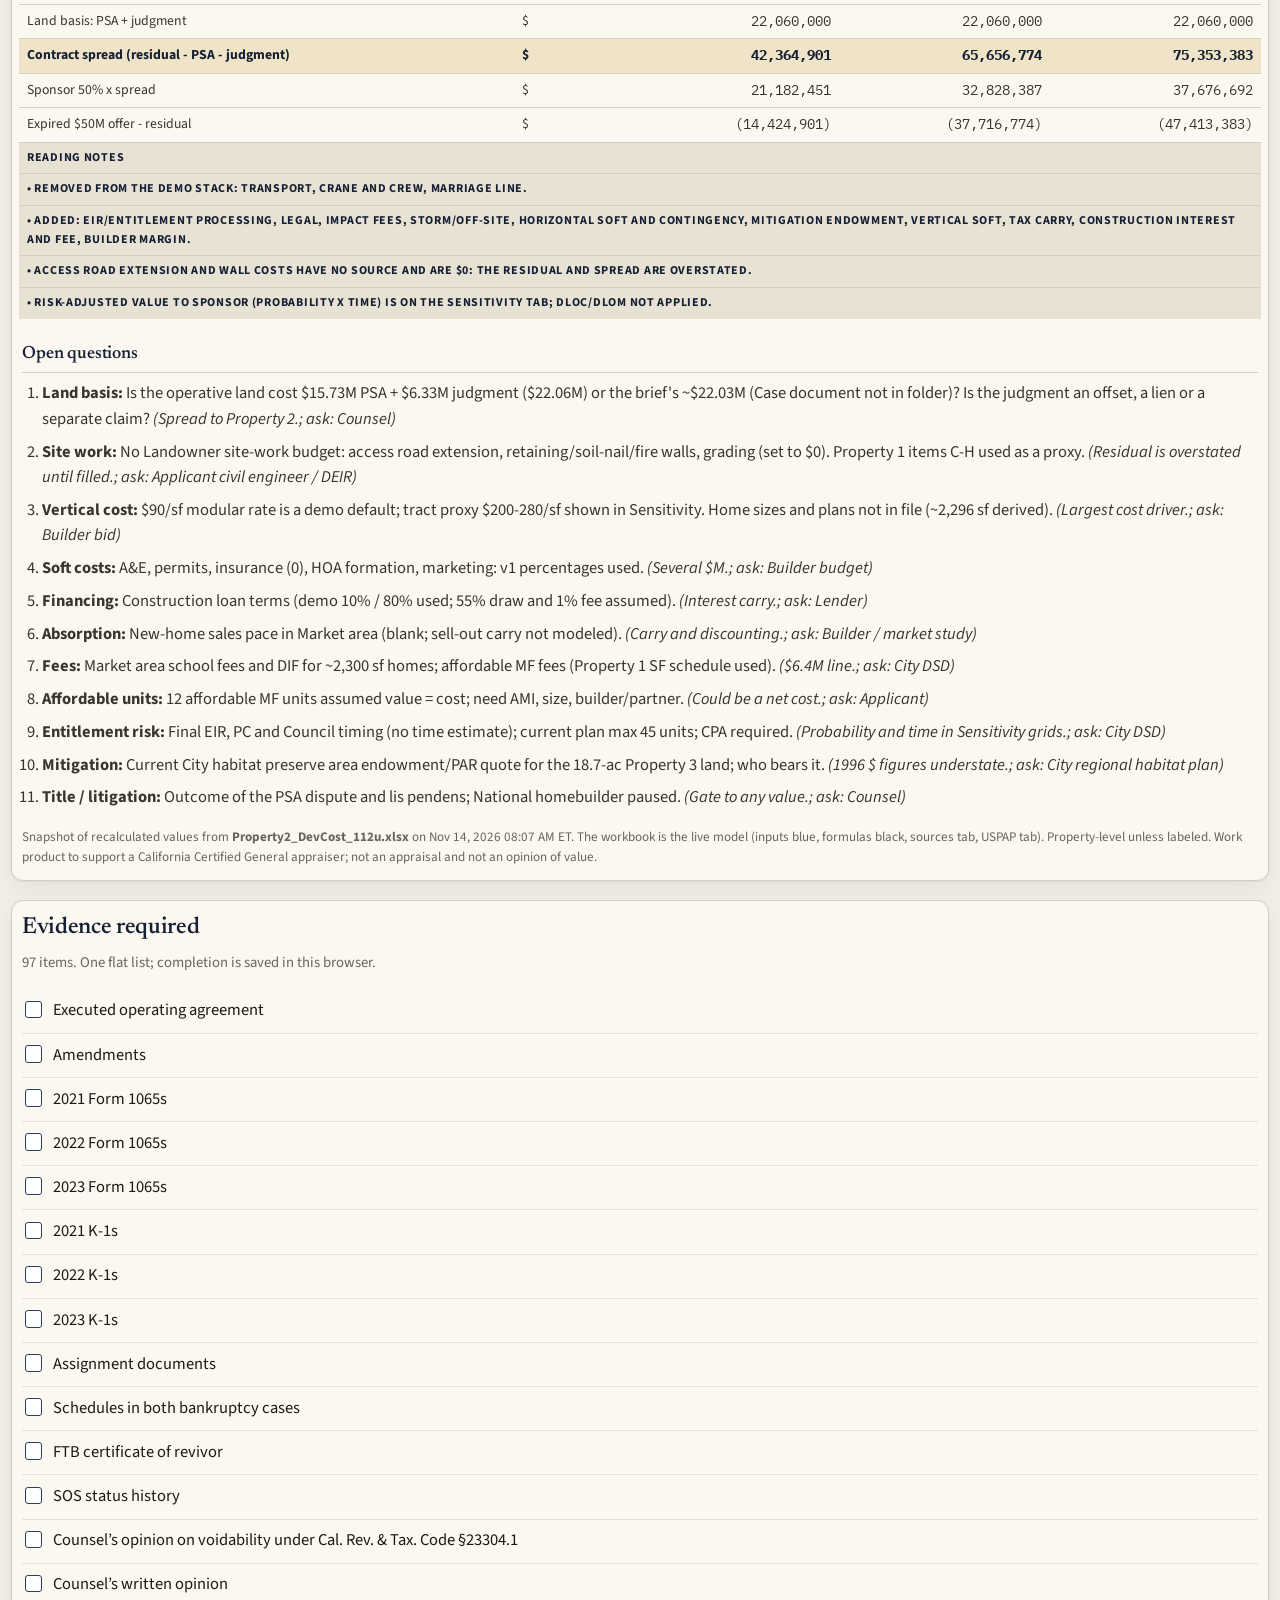
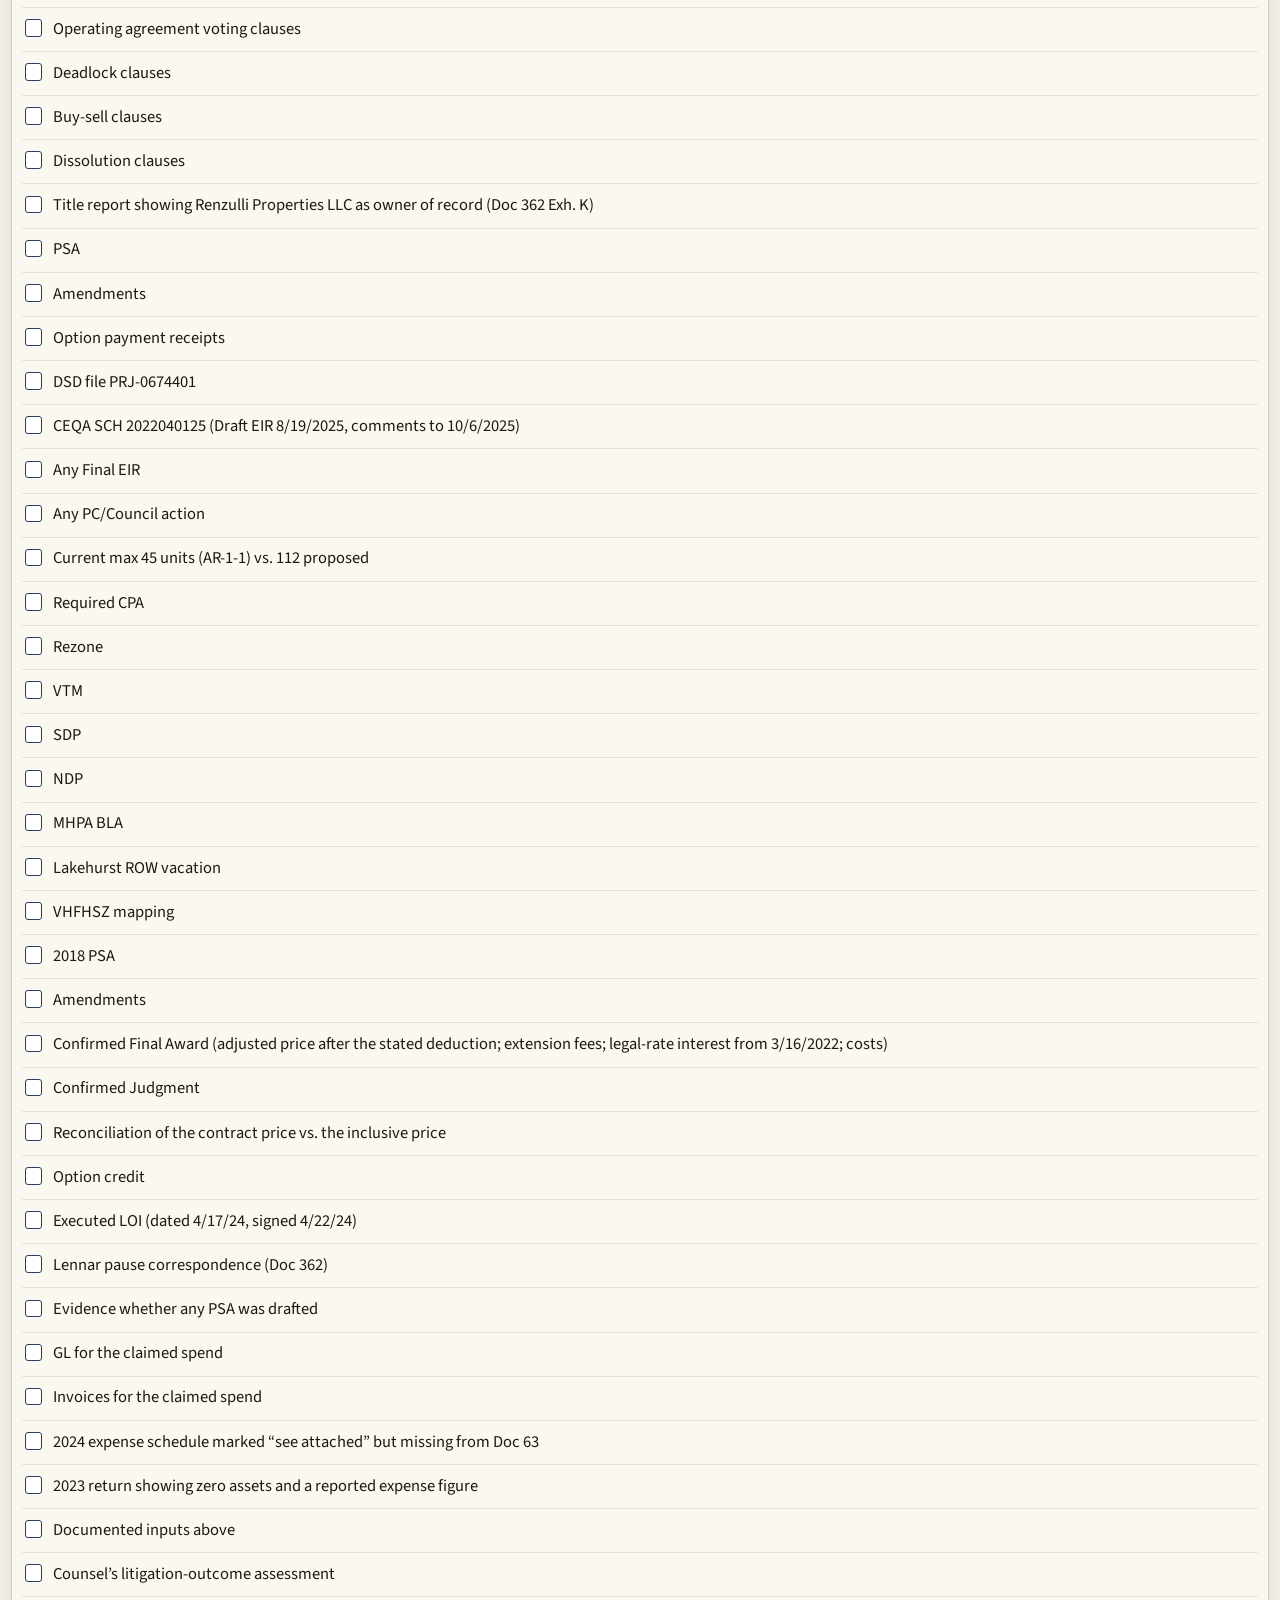
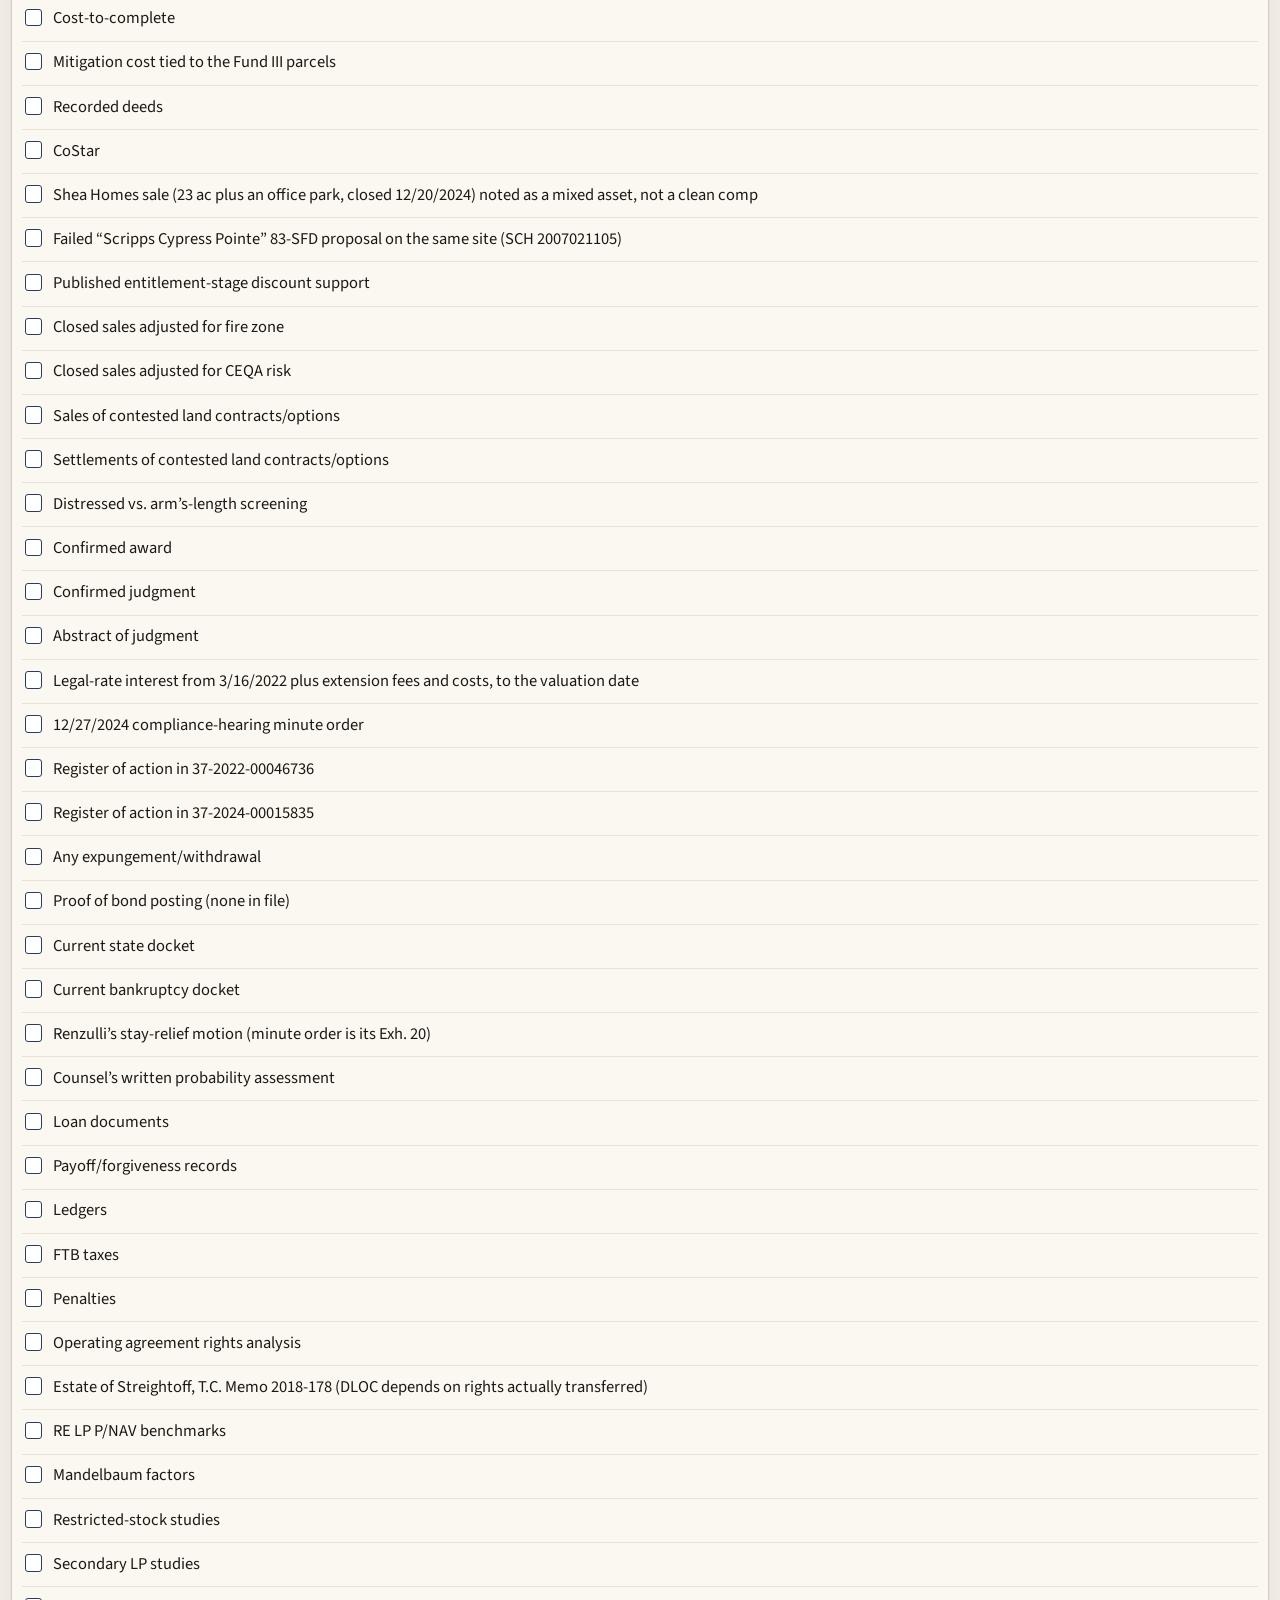
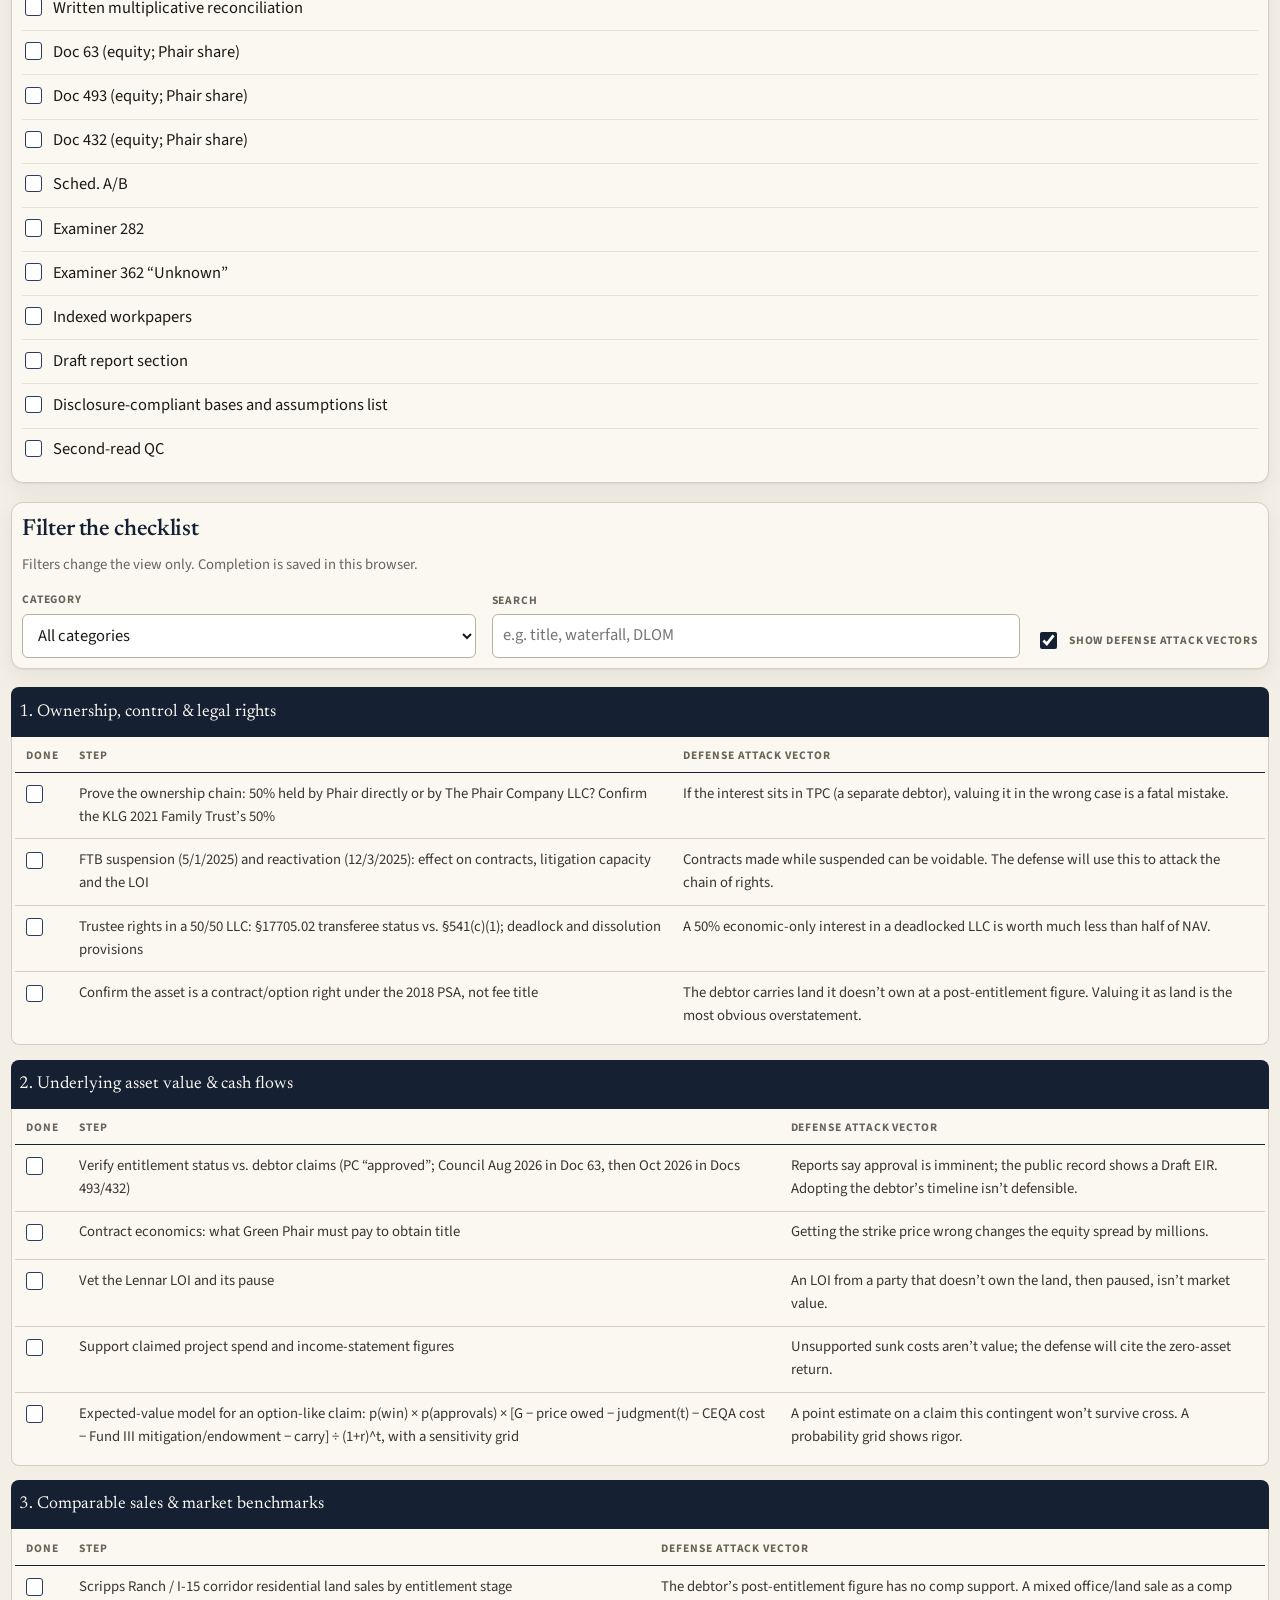
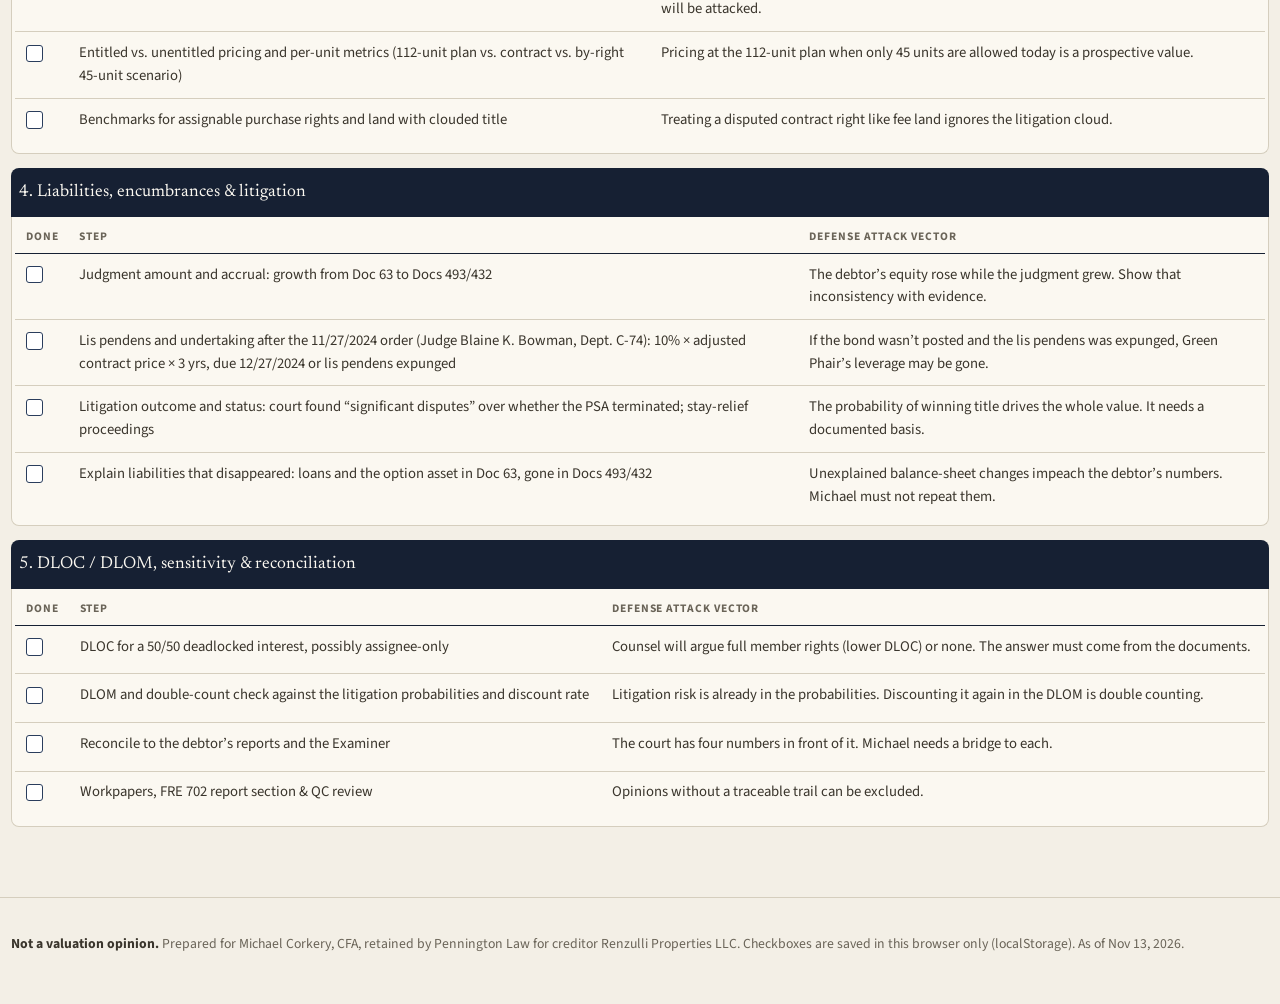
<file: green-phair.html>
<!DOCTYPE html>
<html lang="en">
<head>
  <meta charset="utf-8">
  <meta name="viewport" content="width=device-width, initial-scale=1">
  <meta name="robots" content="noindex,nofollow">
  <meta name="googlebot" content="noindex,nofollow">
  <title>Green Phair — Phair Bankruptcy Valuation — Case Dashboard</title>
  <link rel="preconnect" href="https://fonts.googleapis.com">
  <link rel="preconnect" href="https://fonts.gstatic.com" crossorigin>
  <link href="https://fonts.googleapis.com/css2?family=IBM+Plex+Mono:wght@400;500;600&amp;family=Newsreader:opsz,wght@6..72,400;6..72,500;6..72,600&amp;family=Source+Sans+3:ital,wght@0,400;0,600;0,700;1,400&amp;display=swap" rel="stylesheet">
  <link rel="stylesheet" href="css/styles.css">
  <script src="js/common.js" defer></script>
</head>
<body data-page="company" data-company="green">
<a class="skip" href="#main">Skip to content</a>
<header class="masthead">
  <div class="masthead-inner">
    <div class="eyeline">
      <span>Bankr. S.D. Cal. · 25-00661 &amp; 25-00667</span>
      <span class="confidential">Unlisted work product · do not index</span>
    </div>
    <h1>Phair Bankruptcy Valuation — Case Dashboard</h1>
    <p class="deck">Cases 25-00661 &amp; 25-00667, Bankr. S.D. Cal. · Pennington Law / Renzulli Properties LLC · Michael Corkery, CFA. Source-document tracker and a DLOC/DLOM discount calculator. Not a valuation opinion.</p>
  </div>
</header>
<nav class="primary" aria-label="Case sections"><ul><li><a href="index.html">Overview &amp; documents</a></li><li><a href="bella-mar.html">Bella Mar</a></li><li><a href="green-phair.html" aria-current="page" class="is-active">Green Phair</a></li><li><a href="fund-iii.html">Fund III</a></li><li><a href="index.html#calculator">Comps &amp; calculator</a></li></ul></nav><main id="main" class="wrap">
<section class="block" id="summary"><h2>Green Phair Scripps Partners LLC</h2>
  <a class="own-info" href="#green-summary-sources" aria-label="Sources" aria-controls="green-summary-sources">i</a>
<figure class="hero-photo"><img src="images/green-phair-aerial.jpg" alt="Aerial view of the Green Phair / Renzulli Estates site at 11495 Cypress Canyon Road, San Diego, approximate parcel location" width="1600" height="900"><figcaption>11495 Cypress Canyon Rd, San Diego, CA 92131 · APN 319-020-04. Aerial view, approximate parcel location. Imagery: Esri, Maxar, Earthstar Geographics.</figcaption></figure>
<div class="fact-cards">
  <article class="fact-card">
    <span class="fact-card__icon" aria-hidden="true"><svg viewBox="0 0 24 24"><circle cx="12" cy="12" r="8.5"/><path d="M12 3.5v17"/><path d="M12 12h8.5"/></svg></span>
    <span class="fact-card__value">50%</span>
    <span class="fact-card__lbl">Phair interest</span>
  </article>
  <article class="fact-card">
    <span class="fact-card__icon" aria-hidden="true"><svg viewBox="0 0 24 24"><path d="M5 19.5V8.2L12 4.5l7 3.7v11.3"/><path d="M5 19.5h14"/><path d="M9.5 19.5v-6h5v6"/></svg></span>
    <span class="fact-card__value">40.76 ac</span>
    <span class="fact-card__lbl">Acreage</span>
  </article>
  <article class="fact-card">
    <span class="fact-card__icon" aria-hidden="true"><svg viewBox="0 0 24 24"><path d="M4.5 19.5V10L12 4.8 19.5 10v9.5"/><path d="M9.5 19.5v-6h5v6"/></svg></span>
    <span class="fact-card__value fact-card__value--name">Renzulli Properties LLC</span>
    <span class="fact-card__lbl">Owner of record</span>
  </article>
</div>
<details class="own-sources" id="green-summary-sources">
  <summary>Sources</summary>
  <div class="own-sources-body">
    <h3>Phair interest — 50%</h3>
    <ul>
      <li>The 50% figure is consistently stated, but the holder of that half is in conflict. The examiner’s narrative calls it “50% Debtor” (Doc 362, Pg. 11); the valuation table lists TPC 50% (Pg. 15); the California Secretary of State status table lists JDP 50% (Pg. 16). Both Jeffrey D. Phair and The Phair Company LLC are debtors. The interest should not be valued in the wrong estate.</li>
      <li>The other 50% is a Green family trust. Examiner narrative: KLG 2021 Family Trust (Green) (Doc 362, Pg. 11). Footnote (4) on the tax-return table: “2023 Return indicates KLG 2021 Family Trust is owner.” The same table’s “Other” column OCR reads “Gary Green &amp; Kathy Green Trust” (Pg. 122). Other exhibits refer to a “KLG 2021 Lifetime Family Trust.”</li>
    </ul>
    <h3>Acreage — 40.76 ac</h3>
    <ul>
      <li>40.76 acres is the assessor figure for 11495 Cypress Canyon Rd, San Diego 92131, APN 319-020-04. The DEIR uses 40.56 acres. The card uses the assessor figure; the DEIR difference is not used on the card.</li>
    </ul>
    <h3>Owner of record — Renzulli Properties LLC</h3>
    <ul>
      <li>Fee title is in Renzulli Properties LLC, not Green Phair (Doc 362, Pg. 11, Exh. K). Green Phair’s asset is a disputed 2018 purchase and sale agreement, not fee title.</li>
    </ul>
  </div>
</details>
<dl class='facts'><dt>Property</dt><dd>11495 Cypress Canyon Rd, San Diego 92131 (Scripps Miramar Ranch) · APN 319-020-04-00</dd><dt>Contract</dt><dd>Contract price (balance sheet) / inclusive of the judgment (Doc 63 narrative) · adjusted price per award</dd><dt>Litigation</dt><dd>Super. Ct. 37-2022-00046736-CU-BC-CTL (consol. with 37-2024-00015835) · 11/27/2024 order: lis pendens undertaking due 12/27/2024 · judgment grew from the 3/31/25 report to the 9/30/25 report</dd><dt>Buyer evidence</dt><dd>Lennar LOI “upon approvals” (dated 4/17/24, signed 4/22/24); no PSA; paused 4/1/26 pending ownership dispute</dd><dt>Entitlement</dt><dd>Draft EIR released 8/19/2025 (comments to 10/6/2025); current plan max 45 units vs. 112 proposed; Final EIR, PC and Council pending, no time estimate. Very High Fire Hazard zone.</dd><dt>Debtor vs. Examiner</dt><dd>Doc 63 equity (and Phair share) · Docs 493/432 equity (and Phair share) · Sched. A/B · Examiner: zero → “Unknown”</dd></dl></section>
<section class="block" id="ownership">
  <h2>Ownership</h2>
  <a class="own-info" href="#green-ownership-sources" aria-label="Sources" aria-controls="green-ownership-sources">i</a>
  <p id="own-green-desc" class="visually-hidden">Green Phair Scripps Partners LLC is a 50/50 company. One half is a debtor interest, but sources disagree on whether that half is held by Jeffrey D. Phair personally or by The Phair Company LLC. The other half is a Green family trust, whose exact legal name is not consistent across sources. Values of these interests are not determined. Green Phair does not hold fee title to the Scripps Ranch land.</p>
  <div class="own-chart" role="img" aria-labelledby="ownership" aria-describedby="own-green-desc">
    <div class="own-fork own-fork--unknown">
      <div class="own-fork__tops">
        <div class="own-fork__arm">
          <article class="own-box own-box--debtor own-box--unknown">
            <h3 class="own-box__name">Jeffrey D. Phair or The Phair Company LLC</h3>
            <p class="own-box__pct">50%</p>
            <p class="own-box__value own-box__value--nd">Value not determined</p>
          </article>
          <div class="own-edge own-edge--dashed">
            <div class="own-edge__line"><span class="own-pct own-pct--unknown">50%</span></div>
          </div>
        </div>
        <div class="own-fork__arm">
          <article class="own-box own-box--entity own-box--unknown">
            <h3 class="own-box__name">KLG 2021 Family Trust (Green)</h3>
            <p class="own-box__pct">50%</p>
            <p class="own-box__value own-box__value--nd">Value not determined</p>
          </article>
          <div class="own-edge own-edge--dashed">
            <div class="own-edge__line"><span class="own-pct own-pct--unknown">50%</span></div>
          </div>
        </div>
      </div>
      <div class="own-fork__bar" aria-hidden="true"></div>
      <div class="own-fork__stem" aria-hidden="true"></div>
      <article class="own-box own-box--entity own-child">
        <h3 class="own-box__name">Green Phair Scripps Partners LLC</h3>
        <p class="own-box__pct">100%</p>
        <p class="own-box__value own-box__value--nd">Value not determined</p>
      </article>
    </div>
  </div>
  <details class="own-sources" id="green-ownership-sources">
    <summary>Sources</summary>
    <div class="own-sources-body">
      <h3>Value basis</h3>
      <ul>
        <li><strong>All interests on this chart — Value not determined.</strong> No supportable current value for these equity interests is used in the boxes. The examiner’s conclusion for the debtor interest moved from zero to “Unknown.”</li>
        <li>Figures that appear elsewhere on this site, and are not used in the boxes, include the 2018 contract price of $15,730,000; a judgment Phair books at $6.33 million (combined land basis $22.06 million in the development-cost model); a paused Lennar letter of intent at $50 million (Doc 362, Exh. P); residual land value mid of $87,716,774 and sponsor 50% of spread mid of $32,828,387 in the development-cost model. Those residual figures are overstated because access-road and wall costs are set at $0, and they measure a development residual, not the current value of a disputed contract right.</li>
      </ul>
      <h3>Membership</h3>
      <ul>
        <li>50/50 membership is consistently stated, but the holder of the debtor half is in conflict: the examiner’s narrative calls it “50% Debtor” (Doc 362, Pg. 11); the valuation table lists TPC 50% (Pg. 15); the California Secretary of State status table lists JDP 50% (Pg. 16). Both Jeffrey D. Phair and The Phair Company LLC are debtors. The interest should not be valued in the wrong estate. The box uses both names because the holder is not confirmed.</li>
        <li>The Green-side 50% name is also in conflict. Examiner narrative: tax returns show 50% Debtor and 50% KLG 2021 Family Trust (Green) (Doc 362, Pg. 11). Footnote (4) on the tax-return table: “2023 Return indicates KLG 2021 Family Trust is owner.” The same table’s “Other” column OCR reads “Gary Green &amp; Kathy Green Trust” (Pg. 122). Other exhibits also refer to a “KLG 2021 Lifetime Family Trust.” The box uses the narrative name; the conflict is not resolved.</li>
      </ul>
      <h3>Fee title and other parties (not on the chart)</h3>
      <ul>
        <li>Green Phair Scripps Partners LLC does not hold fee title. Its asset is a disputed 2018 purchase and sale agreement at a $15,730,000 contract price, plus a judgment. The LLC was FTB-suspended May 1, 2025 and reactivated December 3, 2025 (Doc 362, Pgs. 11–12, 16; arbitration award / San Diego Superior Court No. 37-2022-00046736). Movant has said the 2018 agreement was never consummated.</li>
        <li>Fee title to 11495 Cypress Canyon Rd, San Diego 92131 (APN 319-020-04, 40.76 acres assessor / 40.56 acres DEIR) is in <strong>Renzulli Properties LLC</strong>, not Green Phair (Doc 362, Pg. 11, Exh. K). Renzulli Properties LLC was formed August 20, 2019 (after the March 2018 purchase agreement). Principal and mailing address: 3383 La Junta Avenue, San Diego 92117. It is omitted from the chart so that a “100%” box is not read as ownership of Green Phair.</li>
        <li>Thomas J. Renzulli (also styled Thomas Renzulli / Tom Renzulli) is the registered agent and the only manager named for Renzulli Properties LLC. Other members are not named. He is omitted from the chart because he is identified as a manager, not as a confirmed member. Business-entity search: <a href="https://bizfileonline.sos.ca.gov/search/business">bizfileonline.sos.ca.gov/search/business</a>.</li>
        <li>Lennar letter of intent dated April 17, 2024, accepted April 22, 2024 by Jeff Phair on behalf of Green Phair Scripps Partners LLC as “Seller.” Green Phair is not the record owner. Lennar later paused the letter of intent because of the ownership dispute (Doc 362, Pg. 11, Exh. P). Lennar is a proposed buyer, not an owner, and is omitted from the chart.</li>
      </ul>
    </div>
  </details>
</section>
<section class="block" id="dev-cost-model">
<h2>Development Cost Model</h2>
<p class="caption">Property 2 project, APNs withheld · 40.76 ac · Sponsor 50% · disputed PSA</p>
<p class="caption">Demo stack minus transport, crane and marriage line, plus full-development factors. Residual assumes EIR certified and title cleared (hypothetical).</p>
<div class="callout warning"><span class="lead">Draft — pending appraiser review</span>Figures are a snapshot as of Nov 14, 2026, 8:07 AM ET. The $90/sf factory cost is a demo figure, not California-sourced. This is work product to support a California Certified General appraiser; it is not an appraisal and not an opinion of value.</div>
<p><a class="dev-model-download" href="assets/Property2_DevCost_112u.xlsx" download="Property2_DevCost_112u.xlsx">Download Excel workbook (Property2_DevCost_112u.xlsx)</a></p>
<div class="dev-model-badges"><span class="dev-model-badge">Road extension / wall costs OPEN at $0: residual overstated</span><span class="dev-model-badge">Factory $90/sf = demo default</span><span class="dev-model-badge">Site work = Property 1 proxy</span></div>
<div class="metrics">
<div class="metric"><span class="val">87,716,774</span><span class="lbl">Residual land value · Mid</span></div>
<div class="metric"><span class="val">65,656,774</span><span class="lbl">Contract spread · Mid</span></div>
<div class="metric"><span class="val">71,455,951</span><span class="lbl">Total dev. cost · Mid</span></div>
<div class="metric"><span class="val">22,060,000</span><span class="lbl">PSA + judgment</span></div>
</div>
<h3 class="dev-model-h">Key inputs</h3>
<div class="table-wrap">
<table class="data dev-model-table"><thead><tr><th>Input</th><th>Unit</th><th>Low value</th><th>Mid</th><th>High value</th><th>Source</th></tr></thead><tbody><tr><td>Single-family detached units (for sale)</td><td>units</td><td class="end" colspan="3" style="text-align:center">100 (all cases)</td><td>[2] §0</td></tr><tr><td>Affordable multifamily units</td><td>units</td><td class="end" colspan="3" style="text-align:center">12 (all cases)</td><td>[2] §0</td></tr><tr><td>New SFD sale price</td><td>$/home</td><td class="end">1,540,000</td><td class="end">1,646,275</td><td class="end">1,650,000</td><td>[2] §4b; [4] §3a</td></tr><tr><td>Home size (derived)</td><td>sf</td><td class="end" colspan="3" style="text-align:center">2,296 (all cases)</td><td>Formula</td></tr><tr><td>PSA purchase price owed to Landowner</td><td>$</td><td class="end" colspan="3" style="text-align:center">15,730,000 (all cases)</td><td>[6] p. 4</td></tr><tr><td>Judgment against Property 2 (accrued)</td><td>$</td><td class="end" colspan="3" style="text-align:center">6,330,000 (all cases)</td><td>[5] §1</td></tr><tr><td>Total per brief (Case document) <span class="dev-model-badge">assumption / open</span></td><td>$</td><td class="end" colspan="3" style="text-align:center">22,030,000 (all cases)</td><td>[B]</td></tr><tr><td>Development impact fees and capacity charges <span class="dev-model-badge">assumption / open</span></td><td>$/unit</td><td class="end" colspan="3" style="text-align:center">56,827 (all cases)</td><td>[3] §0.3</td></tr><tr><td>access road extension; retaining, soil-nail and fire walls; grading <span class="dev-model-badge">assumption / open</span></td><td>$</td><td class="end" colspan="3" style="text-align:center">– (all cases)</td><td>OPEN</td></tr><tr><td>Modular factory purchase rate <span class="dev-model-badge">assumption / open</span></td><td>$/sf</td><td class="end" colspan="3" style="text-align:center">90 (all cases)</td><td>[D] line 98</td></tr><tr><td>Conventional tract hard cost (sensitivity only)</td><td>$/sf</td><td class="end">280</td><td class="end">240</td><td class="end">200</td><td>[17]</td></tr><tr><td>Years to approvals</td><td>yrs</td><td class="end">3</td><td class="end">2</td><td class="end">1</td><td>[4] §3b</td></tr><tr><td>Legal: arbitration, judgment, lis pendens <span class="dev-model-badge">assumption / open</span></td><td>$</td><td class="end">1,000,000</td><td class="end">500,000</td><td class="end">250,000</td><td>[4] §3b</td></tr><tr><td>Construction period <span class="dev-model-badge">assumption / open</span></td><td>months</td><td class="end">30</td><td class="end">24</td><td class="end">18</td><td>ASSUMPTION</td></tr><tr><td>Absorption (home sales per month) <span class="dev-model-badge">assumption / open</span></td><td>homes/mo</td><td class="end" colspan="3" style="text-align:center"> (all cases)</td><td>OPEN</td></tr><tr><td>Construction loan-to-cost <span class="dev-model-badge">assumption / open</span></td><td>%</td><td class="end" colspan="3" style="text-align:center">80.0% (all cases)</td><td>[D] line 85</td></tr><tr><td>Construction loan rate <span class="dev-model-badge">assumption / open</span></td><td>%/yr</td><td class="end" colspan="3" style="text-align:center">10.0% (all cases)</td><td>[D] line 87</td></tr></tbody></table>
</div>
<h3 class="dev-model-h">Cost stack (Cost Stack)</h3>
<div class="table-wrap">
<table class="data dev-model-table"><thead><tr><th>Line item</th><th>Basis</th><th>Low value</th><th>Mid</th><th>High value</th></tr></thead><tbody><tr class="dev-model-sec"><td colspan="5">LAND AND CLOSING (demo)</td></tr><tr><td>Land: PSA price owed to Landowner</td><td>$</td><td class="end">15,730,000</td><td class="end">15,730,000</td><td class="end">15,730,000</td></tr><tr><td>Judgment against Property 2</td><td>$</td><td class="end">6,330,000</td><td class="end">6,330,000</td><td class="end">6,330,000</td></tr><tr><td>Land closing</td><td>3% of PSA</td><td class="end">471,900</td><td class="end">471,900</td><td class="end">471,900</td></tr><tr class="total"><td>Subtotal: land basis</td><td>$</td><td class="end">22,531,900</td><td class="end">22,531,900</td><td class="end">22,531,900</td></tr><tr class="dev-model-sec"><td colspan="5">PERMITTING AND SITE COSTS (demo lines mapped to project scale)</td></tr><tr><td>Permitting / development fees</td><td>units x $/unit</td><td class="end">6,364,624</td><td class="end">6,364,624</td><td class="end">6,364,624</td></tr><tr><td>Remaining EIR / entitlement processing</td><td>$/unit/yr x yrs</td><td class="end">3,024,000</td><td class="end">2,016,000</td><td class="end">1,008,000</td></tr><tr><td>Legal: arbitration / judgment / lis pendens</td><td>$</td><td class="end">1,000,000</td><td class="end">500,000</td><td class="end">250,000</td></tr><tr><td>Clearing / grading: road extension, walls</td><td>$ (OPEN)</td><td class="end">–</td><td class="end">–</td><td class="end">–</td></tr><tr><td>Water hookup</td><td>D per unit x 112</td><td class="end">2,125,301</td><td class="end">1,794,699</td><td class="end">1,632,771</td></tr><tr><td>Power hookup (incl. trench)</td><td>E per unit x 112</td><td class="end">1,093,012</td><td class="end">924,337</td><td class="end">836,627</td></tr><tr><td>Landscaping</td><td>G per unit x 112</td><td class="end">3,076,627</td><td class="end">2,307,470</td><td class="end">1,693,494</td></tr><tr><td>Foundation</td><td>in vertical</td><td class="end">incl. in vertical</td><td class="end">incl. in vertical</td><td class="end">incl. in vertical</td></tr><tr><td>Driveway cost</td><td>F per unit x 112</td><td class="end">2,233,253</td><td class="end">1,889,157</td><td class="end">1,720,482</td></tr><tr><td>Storm drain, BMP / MS4</td><td>C per unit x 112</td><td class="end">1,295,422</td><td class="end">991,807</td><td class="end">863,614</td></tr><tr><td>Off-site improvements</td><td>H per unit x 112</td><td class="end">1,012,048</td><td class="end">404,819</td><td class="end">168,675</td></tr><tr><td>Direct site work (subtotal)</td><td>$</td><td class="end">10,835,663</td><td class="end">8,312,289</td><td class="end">6,915,663</td></tr><tr><td>Horizontal soft costs</td><td>% of direct</td><td class="end">2,167,133</td><td class="end">1,246,843</td><td class="end">691,566</td></tr><tr><td>Horizontal contingency</td><td>% of direct+soft</td><td class="end">2,600,559</td><td class="end">955,913</td><td class="end">760,723</td></tr><tr><td>Memo: horizontal cost per unit</td><td>$/unit</td><td class="end">139,316</td><td class="end">93,884</td><td class="end">74,714</td></tr><tr><td>Mitigation endowment (Property 3 land)</td><td>ac x $/ac</td><td class="end">21,972</td><td class="end">19,635</td><td class="end">17,298</td></tr><tr class="total"><td>Subtotal: permitting, entitlement and site</td><td>$</td><td class="end">26,013,951</td><td class="end">19,415,305</td><td class="end">16,007,873</td></tr><tr class="dev-model-sec"><td colspan="5">MODULAR SPECIFIC COSTS (demo)</td></tr><tr><td>Modular factory purchase (100 SFD)</td><td>$/sf x sf x homes</td><td class="end">20,664,000</td><td class="end">20,664,000</td><td class="end">20,664,000</td></tr><tr><td>Transport</td><td>REMOVED</td><td class="end">REMOVED</td><td class="end">REMOVED</td><td class="end">REMOVED</td></tr><tr><td>Crane and crew</td><td>REMOVED</td><td class="end">REMOVED</td><td class="end">REMOVED</td><td class="end">REMOVED</td></tr><tr><td>Marriage line</td><td>REMOVED</td><td class="end">REMOVED</td><td class="end">REMOVED</td><td class="end">REMOVED</td></tr><tr><td>12 affordable MF units</td><td>value = cost</td><td class="end">net 0</td><td class="end">net 0</td><td class="end">net 0</td></tr><tr class="total"><td>Subtotal: vertical</td><td>$</td><td class="end">20,664,000</td><td class="end">20,664,000</td><td class="end">20,664,000</td></tr><tr class="dev-model-sec"><td colspan="5">FULL-DEVELOPMENT ADDITIONS: SOFT AND CARRY</td></tr><tr><td>Vertical soft costs</td><td>% of vertical</td><td class="end">4,132,800</td><td class="end">3,099,600</td><td class="end">2,066,400</td></tr><tr><td>Builder's risk / GL insurance</td><td>% of vertical</td><td class="end">–</td><td class="end">–</td><td class="end">–</td></tr><tr><td>Memo: sell-out period</td><td>months</td><td class="end">–</td><td class="end">–</td><td class="end">–</td></tr><tr><td>Property tax during construction and sell-out</td><td>$/yr x months/12</td><td class="end">50,854</td><td class="end">40,684</td><td class="end">30,513</td></tr><tr class="total"><td>Subtotal: soft and carry</td><td>$</td><td class="end">4,183,654</td><td class="end">3,140,284</td><td class="end">2,096,913</td></tr><tr class="total"><td>Total cost before financing</td><td>$</td><td class="end">73,393,505</td><td class="end">65,751,488</td><td class="end">61,300,686</td></tr><tr class="dev-model-sec"><td colspan="5">FINANCING (demo Lender B construction loan)</td></tr><tr><td>Construction loan amount (excl. judgment)</td><td>LTC x cost</td><td class="end">53,650,804</td><td class="end">47,537,191</td><td class="end">43,976,549</td></tr><tr><td>Construction interest</td><td>loan x rate x months x avg draw</td><td class="end">7,376,986</td><td class="end">5,229,091</td><td class="end">3,628,065</td></tr><tr><td>Loan fee</td><td>% of loan</td><td class="end">536,508</td><td class="end">475,372</td><td class="end">439,765</td></tr><tr><td>Financing cost factor (memo)</td><td>x</td><td class="end">11.80%</td><td class="end">9.60%</td><td class="end">7.40%</td></tr><tr class="total"><td>Subtotal: financing</td><td>$</td><td class="end">7,913,494</td><td class="end">5,704,463</td><td class="end">4,067,831</td></tr><tr class="total"><td>TOTAL DEVELOPMENT COST (incl. land basis)</td><td>$</td><td class="end">81,306,999</td><td class="end">71,455,951</td><td class="end">65,368,517</td></tr><tr><td>Total development cost excl. land basis</td><td>$</td><td class="end">58,775,099</td><td class="end">48,924,051</td><td class="end">42,836,617</td></tr><tr><td>Total development cost per SFD</td><td>$/home</td><td class="end">813,070</td><td class="end">714,560</td><td class="end">653,685</td></tr></tbody></table>
</div>
<h3 class="dev-model-h">Outputs</h3>
<div class="table-wrap">
<table class="data dev-model-table"><thead><tr><th>Output</th><th>Unit</th><th>Low value</th><th>Mid</th><th>High value</th></tr></thead><tbody><tr><td>Gross sales (100 SFD)</td><td>$</td><td class="end">154,000,000</td><td class="end">164,627,500</td><td class="end">165,000,000</td></tr><tr><td>Total development cost (incl. land basis)</td><td>$</td><td class="end">81,306,999</td><td class="end">71,455,951</td><td class="end">65,368,517</td></tr><tr><td>Horizontal cost per unit (proxy)</td><td>$/unit</td><td class="end">139,316</td><td class="end">93,884</td><td class="end">74,714</td></tr><tr><td>Profit with land at PSA + judgment</td><td>$</td><td class="end">64,993,001</td><td class="end">84,940,174</td><td class="end">91,381,483</td></tr><tr><td>Profit on cost</td><td>%</td><td class="end">79.9%</td><td class="end">118.9%</td><td class="end">139.8%</td></tr><tr class="total"><td>Residual land value (clean)</td><td>$</td><td class="end">64,424,901</td><td class="end">87,716,774</td><td class="end">97,413,383</td></tr><tr><td>Residual per SFD</td><td>$/home</td><td class="end">644,249</td><td class="end">877,168</td><td class="end">974,134</td></tr><tr><td>Implied finished-lot value per unit</td><td>$/lot</td><td class="end">771,365</td><td class="end">933,897</td><td class="end">1,001,303</td></tr><tr><td>Land basis: PSA + judgment</td><td>$</td><td class="end">22,060,000</td><td class="end">22,060,000</td><td class="end">22,060,000</td></tr><tr class="total"><td>Contract spread (residual - PSA - judgment)</td><td>$</td><td class="end">42,364,901</td><td class="end">65,656,774</td><td class="end">75,353,383</td></tr><tr><td>Sponsor 50% x spread</td><td>$</td><td class="end">21,182,451</td><td class="end">32,828,387</td><td class="end">37,676,692</td></tr><tr><td>Expired $50M offer - residual</td><td>$</td><td class="end">(14,424,901)</td><td class="end">(37,716,774)</td><td class="end">(47,413,383)</td></tr><tr class="dev-model-sec"><td colspan="5">READING NOTES</td></tr><tr class="dev-model-sec"><td colspan="5">• Removed from the demo stack: Transport, Crane and crew, Marriage line.</td></tr><tr class="dev-model-sec"><td colspan="5">• Added: EIR/entitlement processing, legal, impact fees, storm/off-site, horizontal soft and contingency, mitigation endowment, vertical soft, tax carry, construction interest and fee, builder margin.</td></tr><tr class="dev-model-sec"><td colspan="5">• access road extension and wall costs have no source and are $0: the residual and spread are overstated.</td></tr><tr class="dev-model-sec"><td colspan="5">• Risk-adjusted value to Sponsor (probability x time) is on the Sensitivity tab; DLOC/DLOM not applied.</td></tr></tbody></table>
</div>
<h3 class="dev-model-h">Open questions</h3>
<ol class="dev-model-qs"><li><b>Land basis:</b> Is the operative land cost $15.73M PSA + $6.33M judgment ($22.06M) or the brief's ~$22.03M (Case document not in folder)? Is the judgment an offset, a lien or a separate claim? <i>(Spread to Property 2.; ask: Counsel)</i></li><li><b>Site work:</b> No Landowner site-work budget: access road extension, retaining/soil-nail/fire walls, grading (set to $0). Property 1 items C-H used as a proxy. <i>(Residual is overstated until filled.; ask: Applicant civil engineer / DEIR)</i></li><li><b>Vertical cost:</b> $90/sf modular rate is a demo default; tract proxy $200-280/sf shown in Sensitivity. Home sizes and plans not in file (~2,296 sf derived). <i>(Largest cost driver.; ask: Builder bid)</i></li><li><b>Soft costs:</b> A&amp;E, permits, insurance (0), HOA formation, marketing: v1 percentages used. <i>(Several $M.; ask: Builder budget)</i></li><li><b>Financing:</b> Construction loan terms (demo 10% / 80% used; 55% draw and 1% fee assumed). <i>(Interest carry.; ask: Lender)</i></li><li><b>Absorption:</b> New-home sales pace in Market area (blank; sell-out carry not modeled). <i>(Carry and discounting.; ask: Builder / market study)</i></li><li><b>Fees:</b> Market area school fees and DIF for ~2,300 sf homes; affordable MF fees (Property 1 SF schedule used). <i>($6.4M line.; ask: City DSD)</i></li><li><b>Affordable units:</b> 12 affordable MF units assumed value = cost; need AMI, size, builder/partner. <i>(Could be a net cost.; ask: Applicant)</i></li><li><b>Entitlement risk:</b> Final EIR, PC and Council timing (no time estimate); current plan max 45 units; CPA required. <i>(Probability and time in Sensitivity grids.; ask: City DSD)</i></li><li><b>Mitigation:</b> Current City habitat preserve area endowment/PAR quote for the 18.7-ac Property 3 land; who bears it. <i>(1996 $ figures understate.; ask: City regional habitat plan)</i></li><li><b>Title / litigation:</b> Outcome of the PSA dispute and lis pendens; National homebuilder paused. <i>(Gate to any value.; ask: Counsel)</i></li></ol>
<p class="dev-model-foot">Snapshot of recalculated values from <b>Property2_DevCost_112u.xlsx</b> on Nov 14, 2026 08:07 AM ET. The workbook is the live model (inputs blue, formulas black, sources tab, USPAP tab). Property-level unless labeled. Work product to support a California Certified General appraiser; not an appraisal and not an opinion of value.</p>
</section>
<section class="block" id="evidence"><h2>Evidence required</h2><p class="caption">97 items. One flat list; completion is saved in this browser.</p><div class="chk"><input type="checkbox" data-evidence="green-e-0" id="green-e-0"><label for="green-e-0">Executed operating agreement</label></div><div class="chk"><input type="checkbox" data-evidence="green-e-1" id="green-e-1"><label for="green-e-1">Amendments</label></div><div class="chk"><input type="checkbox" data-evidence="green-e-2" id="green-e-2"><label for="green-e-2">2021 Form 1065s</label></div><div class="chk"><input type="checkbox" data-evidence="green-e-3" id="green-e-3"><label for="green-e-3">2022 Form 1065s</label></div><div class="chk"><input type="checkbox" data-evidence="green-e-4" id="green-e-4"><label for="green-e-4">2023 Form 1065s</label></div><div class="chk"><input type="checkbox" data-evidence="green-e-5" id="green-e-5"><label for="green-e-5">2021 K-1s</label></div><div class="chk"><input type="checkbox" data-evidence="green-e-6" id="green-e-6"><label for="green-e-6">2022 K-1s</label></div><div class="chk"><input type="checkbox" data-evidence="green-e-7" id="green-e-7"><label for="green-e-7">2023 K-1s</label></div><div class="chk"><input type="checkbox" data-evidence="green-e-8" id="green-e-8"><label for="green-e-8">Assignment documents</label></div><div class="chk"><input type="checkbox" data-evidence="green-e-9" id="green-e-9"><label for="green-e-9">Schedules in both bankruptcy cases</label></div><div class="chk"><input type="checkbox" data-evidence="green-e-10" id="green-e-10"><label for="green-e-10">FTB certificate of revivor</label></div><div class="chk"><input type="checkbox" data-evidence="green-e-11" id="green-e-11"><label for="green-e-11">SOS status history</label></div><div class="chk"><input type="checkbox" data-evidence="green-e-12" id="green-e-12"><label for="green-e-12">Counsel’s opinion on voidability under Cal. Rev. &amp; Tax. Code §23304.1</label></div><div class="chk"><input type="checkbox" data-evidence="green-e-13" id="green-e-13"><label for="green-e-13">Counsel’s written opinion</label></div><div class="chk"><input type="checkbox" data-evidence="green-e-14" id="green-e-14"><label for="green-e-14">Operating agreement voting clauses</label></div><div class="chk"><input type="checkbox" data-evidence="green-e-15" id="green-e-15"><label for="green-e-15">Deadlock clauses</label></div><div class="chk"><input type="checkbox" data-evidence="green-e-16" id="green-e-16"><label for="green-e-16">Buy-sell clauses</label></div><div class="chk"><input type="checkbox" data-evidence="green-e-17" id="green-e-17"><label for="green-e-17">Dissolution clauses</label></div><div class="chk"><input type="checkbox" data-evidence="green-e-18" id="green-e-18"><label for="green-e-18">Title report showing Renzulli Properties LLC as owner of record (Doc 362 Exh. K)</label></div><div class="chk"><input type="checkbox" data-evidence="green-e-19" id="green-e-19"><label for="green-e-19">PSA</label></div><div class="chk"><input type="checkbox" data-evidence="green-e-20" id="green-e-20"><label for="green-e-20">Amendments</label></div><div class="chk"><input type="checkbox" data-evidence="green-e-21" id="green-e-21"><label for="green-e-21">Option payment receipts</label></div><div class="chk"><input type="checkbox" data-evidence="green-e-22" id="green-e-22"><label for="green-e-22">DSD file PRJ-0674401</label></div><div class="chk"><input type="checkbox" data-evidence="green-e-23" id="green-e-23"><label for="green-e-23">CEQA SCH 2022040125 (Draft EIR 8/19/2025, comments to 10/6/2025)</label></div><div class="chk"><input type="checkbox" data-evidence="green-e-24" id="green-e-24"><label for="green-e-24">Any Final EIR</label></div><div class="chk"><input type="checkbox" data-evidence="green-e-25" id="green-e-25"><label for="green-e-25">Any PC/Council action</label></div><div class="chk"><input type="checkbox" data-evidence="green-e-26" id="green-e-26"><label for="green-e-26">Current max 45 units (AR-1-1) vs. 112 proposed</label></div><div class="chk"><input type="checkbox" data-evidence="green-e-27" id="green-e-27"><label for="green-e-27">Required CPA</label></div><div class="chk"><input type="checkbox" data-evidence="green-e-28" id="green-e-28"><label for="green-e-28">Rezone</label></div><div class="chk"><input type="checkbox" data-evidence="green-e-29" id="green-e-29"><label for="green-e-29">VTM</label></div><div class="chk"><input type="checkbox" data-evidence="green-e-30" id="green-e-30"><label for="green-e-30">SDP</label></div><div class="chk"><input type="checkbox" data-evidence="green-e-31" id="green-e-31"><label for="green-e-31">NDP</label></div><div class="chk"><input type="checkbox" data-evidence="green-e-32" id="green-e-32"><label for="green-e-32">MHPA BLA</label></div><div class="chk"><input type="checkbox" data-evidence="green-e-33" id="green-e-33"><label for="green-e-33">Lakehurst ROW vacation</label></div><div class="chk"><input type="checkbox" data-evidence="green-e-34" id="green-e-34"><label for="green-e-34">VHFHSZ mapping</label></div><div class="chk"><input type="checkbox" data-evidence="green-e-35" id="green-e-35"><label for="green-e-35">2018 PSA</label></div><div class="chk"><input type="checkbox" data-evidence="green-e-36" id="green-e-36"><label for="green-e-36">Amendments</label></div><div class="chk"><input type="checkbox" data-evidence="green-e-37" id="green-e-37"><label for="green-e-37">Confirmed Final Award (adjusted price after the stated deduction; extension fees; legal-rate interest from 3/16/2022; costs)</label></div><div class="chk"><input type="checkbox" data-evidence="green-e-38" id="green-e-38"><label for="green-e-38">Confirmed Judgment</label></div><div class="chk"><input type="checkbox" data-evidence="green-e-39" id="green-e-39"><label for="green-e-39">Reconciliation of the contract price vs. the inclusive price</label></div><div class="chk"><input type="checkbox" data-evidence="green-e-40" id="green-e-40"><label for="green-e-40">Option credit</label></div><div class="chk"><input type="checkbox" data-evidence="green-e-41" id="green-e-41"><label for="green-e-41">Executed LOI (dated 4/17/24, signed 4/22/24)</label></div><div class="chk"><input type="checkbox" data-evidence="green-e-42" id="green-e-42"><label for="green-e-42">Lennar pause correspondence (Doc 362)</label></div><div class="chk"><input type="checkbox" data-evidence="green-e-43" id="green-e-43"><label for="green-e-43">Evidence whether any PSA was drafted</label></div><div class="chk"><input type="checkbox" data-evidence="green-e-44" id="green-e-44"><label for="green-e-44">GL for the claimed spend</label></div><div class="chk"><input type="checkbox" data-evidence="green-e-45" id="green-e-45"><label for="green-e-45">Invoices for the claimed spend</label></div><div class="chk"><input type="checkbox" data-evidence="green-e-46" id="green-e-46"><label for="green-e-46">2024 expense schedule marked “see attached” but missing from Doc 63</label></div><div class="chk"><input type="checkbox" data-evidence="green-e-47" id="green-e-47"><label for="green-e-47">2023 return showing zero assets and a reported expense figure</label></div><div class="chk"><input type="checkbox" data-evidence="green-e-48" id="green-e-48"><label for="green-e-48">Documented inputs above</label></div><div class="chk"><input type="checkbox" data-evidence="green-e-49" id="green-e-49"><label for="green-e-49">Counsel’s litigation-outcome assessment</label></div><div class="chk"><input type="checkbox" data-evidence="green-e-50" id="green-e-50"><label for="green-e-50">Cost-to-complete</label></div><div class="chk"><input type="checkbox" data-evidence="green-e-51" id="green-e-51"><label for="green-e-51">Mitigation cost tied to the Fund III parcels</label></div><div class="chk"><input type="checkbox" data-evidence="green-e-52" id="green-e-52"><label for="green-e-52">Recorded deeds</label></div><div class="chk"><input type="checkbox" data-evidence="green-e-53" id="green-e-53"><label for="green-e-53">CoStar</label></div><div class="chk"><input type="checkbox" data-evidence="green-e-54" id="green-e-54"><label for="green-e-54">Shea Homes sale (23 ac plus an office park, closed 12/20/2024) noted as a mixed asset, not a clean comp</label></div><div class="chk"><input type="checkbox" data-evidence="green-e-55" id="green-e-55"><label for="green-e-55">Failed “Scripps Cypress Pointe” 83-SFD proposal on the same site (SCH 2007021105)</label></div><div class="chk"><input type="checkbox" data-evidence="green-e-56" id="green-e-56"><label for="green-e-56">Published entitlement-stage discount support</label></div><div class="chk"><input type="checkbox" data-evidence="green-e-57" id="green-e-57"><label for="green-e-57">Closed sales adjusted for fire zone</label></div><div class="chk"><input type="checkbox" data-evidence="green-e-58" id="green-e-58"><label for="green-e-58">Closed sales adjusted for CEQA risk</label></div><div class="chk"><input type="checkbox" data-evidence="green-e-59" id="green-e-59"><label for="green-e-59">Sales of contested land contracts/options</label></div><div class="chk"><input type="checkbox" data-evidence="green-e-60" id="green-e-60"><label for="green-e-60">Settlements of contested land contracts/options</label></div><div class="chk"><input type="checkbox" data-evidence="green-e-61" id="green-e-61"><label for="green-e-61">Distressed vs. arm’s-length screening</label></div><div class="chk"><input type="checkbox" data-evidence="green-e-62" id="green-e-62"><label for="green-e-62">Confirmed award</label></div><div class="chk"><input type="checkbox" data-evidence="green-e-63" id="green-e-63"><label for="green-e-63">Confirmed judgment</label></div><div class="chk"><input type="checkbox" data-evidence="green-e-64" id="green-e-64"><label for="green-e-64">Abstract of judgment</label></div><div class="chk"><input type="checkbox" data-evidence="green-e-65" id="green-e-65"><label for="green-e-65">Legal-rate interest from 3/16/2022 plus extension fees and costs, to the valuation date</label></div><div class="chk"><input type="checkbox" data-evidence="green-e-66" id="green-e-66"><label for="green-e-66">12/27/2024 compliance-hearing minute order</label></div><div class="chk"><input type="checkbox" data-evidence="green-e-67" id="green-e-67"><label for="green-e-67">Register of action in 37-2022-00046736</label></div><div class="chk"><input type="checkbox" data-evidence="green-e-68" id="green-e-68"><label for="green-e-68">Register of action in 37-2024-00015835</label></div><div class="chk"><input type="checkbox" data-evidence="green-e-69" id="green-e-69"><label for="green-e-69">Any expungement/withdrawal</label></div><div class="chk"><input type="checkbox" data-evidence="green-e-70" id="green-e-70"><label for="green-e-70">Proof of bond posting (none in file)</label></div><div class="chk"><input type="checkbox" data-evidence="green-e-71" id="green-e-71"><label for="green-e-71">Current state docket</label></div><div class="chk"><input type="checkbox" data-evidence="green-e-72" id="green-e-72"><label for="green-e-72">Current bankruptcy docket</label></div><div class="chk"><input type="checkbox" data-evidence="green-e-73" id="green-e-73"><label for="green-e-73">Renzulli’s stay-relief motion (minute order is its Exh. 20)</label></div><div class="chk"><input type="checkbox" data-evidence="green-e-74" id="green-e-74"><label for="green-e-74">Counsel’s written probability assessment</label></div><div class="chk"><input type="checkbox" data-evidence="green-e-75" id="green-e-75"><label for="green-e-75">Loan documents</label></div><div class="chk"><input type="checkbox" data-evidence="green-e-76" id="green-e-76"><label for="green-e-76">Payoff/forgiveness records</label></div><div class="chk"><input type="checkbox" data-evidence="green-e-77" id="green-e-77"><label for="green-e-77">Ledgers</label></div><div class="chk"><input type="checkbox" data-evidence="green-e-78" id="green-e-78"><label for="green-e-78">FTB taxes</label></div><div class="chk"><input type="checkbox" data-evidence="green-e-79" id="green-e-79"><label for="green-e-79">Penalties</label></div><div class="chk"><input type="checkbox" data-evidence="green-e-80" id="green-e-80"><label for="green-e-80">Operating agreement rights analysis</label></div><div class="chk"><input type="checkbox" data-evidence="green-e-81" id="green-e-81"><label for="green-e-81">Estate of Streightoff, T.C. Memo 2018-178 (DLOC depends on rights actually transferred)</label></div><div class="chk"><input type="checkbox" data-evidence="green-e-82" id="green-e-82"><label for="green-e-82">RE LP P/NAV benchmarks</label></div><div class="chk"><input type="checkbox" data-evidence="green-e-83" id="green-e-83"><label for="green-e-83">Mandelbaum factors</label></div><div class="chk"><input type="checkbox" data-evidence="green-e-84" id="green-e-84"><label for="green-e-84">Restricted-stock studies</label></div><div class="chk"><input type="checkbox" data-evidence="green-e-85" id="green-e-85"><label for="green-e-85">Secondary LP studies</label></div><div class="chk"><input type="checkbox" data-evidence="green-e-86" id="green-e-86"><label for="green-e-86">Written multiplicative reconciliation</label></div><div class="chk"><input type="checkbox" data-evidence="green-e-87" id="green-e-87"><label for="green-e-87">Doc 63 (equity; Phair share)</label></div><div class="chk"><input type="checkbox" data-evidence="green-e-88" id="green-e-88"><label for="green-e-88">Doc 493 (equity; Phair share)</label></div><div class="chk"><input type="checkbox" data-evidence="green-e-89" id="green-e-89"><label for="green-e-89">Doc 432 (equity; Phair share)</label></div><div class="chk"><input type="checkbox" data-evidence="green-e-90" id="green-e-90"><label for="green-e-90">Sched. A/B</label></div><div class="chk"><input type="checkbox" data-evidence="green-e-91" id="green-e-91"><label for="green-e-91">Examiner 282</label></div><div class="chk"><input type="checkbox" data-evidence="green-e-92" id="green-e-92"><label for="green-e-92">Examiner 362 “Unknown”</label></div><div class="chk"><input type="checkbox" data-evidence="green-e-93" id="green-e-93"><label for="green-e-93">Indexed workpapers</label></div><div class="chk"><input type="checkbox" data-evidence="green-e-94" id="green-e-94"><label for="green-e-94">Draft report section</label></div><div class="chk"><input type="checkbox" data-evidence="green-e-95" id="green-e-95"><label for="green-e-95">Disclosure-compliant bases and assumptions list</label></div><div class="chk"><input type="checkbox" data-evidence="green-e-96" id="green-e-96"><label for="green-e-96">Second-read QC</label></div></section>
<section class="block">
      <h2>Filter the checklist</h2>
      <p class="caption">Filters change the view only. Completion is saved in this browser.</p>
      <div class="filters">
        <div class="field"><label for="filter-cat">Category</label><select id="filter-cat"><option value="all">All categories</option><option value="1">1. Ownership, control &amp; legal rights</option><option value="2">2. Underlying asset value &amp; cash flows</option><option value="3">3. Comparable sales &amp; market benchmarks</option><option value="4">4. Liabilities, encumbrances &amp; litigation</option><option value="5">5. DLOC / DLOM, sensitivity &amp; reconciliation</option></select></div>
        <div class="field"><label for="filter-q">Search</label><input id="filter-q" type="search" placeholder="e.g. title, waterfall, DLOM"></div>
        <div class="toggle"><input type="checkbox" id="filter-atk" checked><label for="filter-atk">Show defense attack vectors</label></div>
      </div>
    </section>
    <details class="cat" data-cat="1" open>
          <summary><span>1. Ownership, control &amp; legal rights</span></summary>
          <div class="cat-body">
            <div class="table-wrap">
              <table class="data steps">
                <thead><tr><th>Done</th><th>Step</th><th class="atk">Defense attack vector</th></tr></thead>
                <tbody>
                  <tr data-search="prove the ownership chain: 50% held by phair directly or by the phair company llc? confirm the klg 2021 family trust’s 50% if the interest sits in tpc (a separate debtor), valuing it in the wrong case is a fatal mistake.">
              <td class="done-cell" data-label="Done"><input type="checkbox" data-step="green-1-0" data-hours="1.5" data-company="green" aria-label="Mark complete: Prove the ownership chain: 50% held by Phair directly or by The Phair Company LLC? Confirm the KLG 2021 Family Trust’s 50%"></td>
              <td data-label="Step">Prove the ownership chain: 50% held by Phair directly or by The Phair Company LLC? Confirm the KLG 2021 Family Trust’s 50%</td>
              
              <td class="atk" data-label="Defense attack vector">If the interest sits in TPC (a separate debtor), valuing it in the wrong case is a fatal mistake.</td>
            </tr><tr data-search="ftb suspension (5/1/2025) and reactivation (12/3/2025): effect on contracts, litigation capacity and the loi contracts made while suspended can be voidable. the defense will use this to attack the chain of rights.">
              <td class="done-cell" data-label="Done"><input type="checkbox" data-step="green-1-1" data-hours="1.0" data-company="green" aria-label="Mark complete: FTB suspension (5/1/2025) and reactivation (12/3/2025): effect on contracts, litigation capacity and the LOI"></td>
              <td data-label="Step">FTB suspension (5/1/2025) and reactivation (12/3/2025): effect on contracts, litigation capacity and the LOI</td>
              
              <td class="atk" data-label="Defense attack vector">Contracts made while suspended can be voidable. The defense will use this to attack the chain of rights.</td>
            </tr><tr data-search="trustee rights in a 50/50 llc: §17705.02 transferee status vs. §541(c)(1); deadlock and dissolution provisions a 50% economic-only interest in a deadlocked llc is worth much less than half of nav.">
              <td class="done-cell" data-label="Done"><input type="checkbox" data-step="green-1-2" data-hours="1.0" data-company="green" aria-label="Mark complete: Trustee rights in a 50/50 LLC: §17705.02 transferee status vs. §541(c)(1); deadlock and dissolution provisions"></td>
              <td data-label="Step">Trustee rights in a 50/50 LLC: §17705.02 transferee status vs. §541(c)(1); deadlock and dissolution provisions</td>
              
              <td class="atk" data-label="Defense attack vector">A 50% economic-only interest in a deadlocked LLC is worth much less than half of NAV.</td>
            </tr><tr data-search="confirm the asset is a contract/option right under the 2018 psa, not fee title the debtor carries land it doesn’t own at a post-entitlement figure. valuing it as land is the most obvious overstatement.">
              <td class="done-cell" data-label="Done"><input type="checkbox" data-step="green-1-3" data-hours="0.5" data-company="green" aria-label="Mark complete: Confirm the asset is a contract/option right under the 2018 PSA, not fee title"></td>
              <td data-label="Step">Confirm the asset is a contract/option right under the 2018 PSA, not fee title</td>
              
              <td class="atk" data-label="Defense attack vector">The debtor carries land it doesn’t own at a post-entitlement figure. Valuing it as land is the most obvious overstatement.</td>
            </tr>
                </tbody>
              </table>
            </div>
          </div>
        </details>
<details class="cat" data-cat="2" open>
          <summary><span>2. Underlying asset value &amp; cash flows</span></summary>
          <div class="cat-body">
            <div class="table-wrap">
              <table class="data steps">
                <thead><tr><th>Done</th><th>Step</th><th class="atk">Defense attack vector</th></tr></thead>
                <tbody>
                  <tr data-search="verify entitlement status vs. debtor claims (pc “approved”; council aug 2026 in doc 63, then oct 2026 in docs 493/432) reports say approval is imminent; the public record shows a draft eir. adopting the debtor’s timeline isn’t defensible.">
              <td class="done-cell" data-label="Done"><input type="checkbox" data-step="green-2-0" data-hours="1.5" data-company="green" aria-label="Mark complete: Verify entitlement status vs. debtor claims (PC “approved”; Council Aug 2026 in Doc 63, then Oct 2026 in Docs 493/432)"></td>
              <td data-label="Step">Verify entitlement status vs. debtor claims (PC “approved”; Council Aug 2026 in Doc 63, then Oct 2026 in Docs 493/432)</td>
              
              <td class="atk" data-label="Defense attack vector">Reports say approval is imminent; the public record shows a Draft EIR. Adopting the debtor’s timeline isn’t defensible.</td>
            </tr><tr data-search="contract economics: what green phair must pay to obtain title getting the strike price wrong changes the equity spread by millions.">
              <td class="done-cell" data-label="Done"><input type="checkbox" data-step="green-2-1" data-hours="1.5" data-company="green" aria-label="Mark complete: Contract economics: what Green Phair must pay to obtain title"></td>
              <td data-label="Step">Contract economics: what Green Phair must pay to obtain title</td>
              
              <td class="atk" data-label="Defense attack vector">Getting the strike price wrong changes the equity spread by millions.</td>
            </tr><tr data-search="vet the lennar loi and its pause an loi from a party that doesn’t own the land, then paused, isn’t market value.">
              <td class="done-cell" data-label="Done"><input type="checkbox" data-step="green-2-2" data-hours="0.5" data-company="green" aria-label="Mark complete: Vet the Lennar LOI and its pause"></td>
              <td data-label="Step">Vet the Lennar LOI and its pause</td>
              
              <td class="atk" data-label="Defense attack vector">An LOI from a party that doesn’t own the land, then paused, isn’t market value.</td>
            </tr><tr data-search="support claimed project spend and income-statement figures unsupported sunk costs aren’t value; the defense will cite the zero-asset return.">
              <td class="done-cell" data-label="Done"><input type="checkbox" data-step="green-2-3" data-hours="1.0" data-company="green" aria-label="Mark complete: Support claimed project spend and income-statement figures"></td>
              <td data-label="Step">Support claimed project spend and income-statement figures</td>
              
              <td class="atk" data-label="Defense attack vector">Unsupported sunk costs aren’t value; the defense will cite the zero-asset return.</td>
            </tr><tr data-search="expected-value model for an option-like claim: p(win) × p(approvals) × [g − price owed − judgment(t) − ceqa cost − fund iii mitigation/endowment − carry] ÷ (1+r)^t, with a sensitivity grid a point estimate on a claim this contingent won’t survive cross. a probability grid shows rigor.">
              <td class="done-cell" data-label="Done"><input type="checkbox" data-step="green-2-4" data-hours="1.5" data-company="green" aria-label="Mark complete: Expected-value model for an option-like claim: p(win) × p(approvals) × [G − price owed − judgment(t) − CEQA cost − Fund III mitigation/endowment − carry] ÷ (1+r)^t, with a sensitivity grid"></td>
              <td data-label="Step">Expected-value model for an option-like claim: p(win) × p(approvals) × [G − price owed − judgment(t) − CEQA cost − Fund III mitigation/endowment − carry] ÷ (1+r)^t, with a sensitivity grid</td>
              
              <td class="atk" data-label="Defense attack vector">A point estimate on a claim this contingent won’t survive cross. A probability grid shows rigor.</td>
            </tr>
                </tbody>
              </table>
            </div>
          </div>
        </details>
<details class="cat" data-cat="3" open>
          <summary><span>3. Comparable sales &amp; market benchmarks</span></summary>
          <div class="cat-body">
            <div class="table-wrap">
              <table class="data steps">
                <thead><tr><th>Done</th><th>Step</th><th class="atk">Defense attack vector</th></tr></thead>
                <tbody>
                  <tr data-search="scripps ranch / i-15 corridor residential land sales by entitlement stage the debtor’s post-entitlement figure has no comp support. a mixed office/land sale as a comp will be attacked.">
              <td class="done-cell" data-label="Done"><input type="checkbox" data-step="green-3-0" data-hours="1.5" data-company="green" aria-label="Mark complete: Scripps Ranch / I-15 corridor residential land sales by entitlement stage"></td>
              <td data-label="Step">Scripps Ranch / I-15 corridor residential land sales by entitlement stage</td>
              
              <td class="atk" data-label="Defense attack vector">The debtor’s post-entitlement figure has no comp support. A mixed office/land sale as a comp will be attacked.</td>
            </tr><tr data-search="entitled vs. unentitled pricing and per-unit metrics (112-unit plan vs. contract vs. by-right 45-unit scenario) pricing at the 112-unit plan when only 45 units are allowed today is a prospective value.">
              <td class="done-cell" data-label="Done"><input type="checkbox" data-step="green-3-1" data-hours="1.0" data-company="green" aria-label="Mark complete: Entitled vs. unentitled pricing and per-unit metrics (112-unit plan vs. contract vs. by-right 45-unit scenario)"></td>
              <td data-label="Step">Entitled vs. unentitled pricing and per-unit metrics (112-unit plan vs. contract vs. by-right 45-unit scenario)</td>
              
              <td class="atk" data-label="Defense attack vector">Pricing at the 112-unit plan when only 45 units are allowed today is a prospective value.</td>
            </tr><tr data-search="benchmarks for assignable purchase rights and land with clouded title treating a disputed contract right like fee land ignores the litigation cloud.">
              <td class="done-cell" data-label="Done"><input type="checkbox" data-step="green-3-2" data-hours="1.0" data-company="green" aria-label="Mark complete: Benchmarks for assignable purchase rights and land with clouded title"></td>
              <td data-label="Step">Benchmarks for assignable purchase rights and land with clouded title</td>
              
              <td class="atk" data-label="Defense attack vector">Treating a disputed contract right like fee land ignores the litigation cloud.</td>
            </tr>
                </tbody>
              </table>
            </div>
          </div>
        </details>
<details class="cat" data-cat="4" open>
          <summary><span>4. Liabilities, encumbrances &amp; litigation</span></summary>
          <div class="cat-body">
            <div class="table-wrap">
              <table class="data steps">
                <thead><tr><th>Done</th><th>Step</th><th class="atk">Defense attack vector</th></tr></thead>
                <tbody>
                  <tr data-search="judgment amount and accrual: growth from doc 63 to docs 493/432 the debtor’s equity rose while the judgment grew. show that inconsistency with evidence.">
              <td class="done-cell" data-label="Done"><input type="checkbox" data-step="green-4-0" data-hours="1.0" data-company="green" aria-label="Mark complete: Judgment amount and accrual: growth from Doc 63 to Docs 493/432"></td>
              <td data-label="Step">Judgment amount and accrual: growth from Doc 63 to Docs 493/432</td>
              
              <td class="atk" data-label="Defense attack vector">The debtor’s equity rose while the judgment grew. Show that inconsistency with evidence.</td>
            </tr><tr data-search="lis pendens and undertaking after the 11/27/2024 order (judge blaine k. bowman, dept. c-74): 10% × adjusted contract price × 3 yrs, due 12/27/2024 or lis pendens expunged if the bond wasn’t posted and the lis pendens was expunged, green phair’s leverage may be gone.">
              <td class="done-cell" data-label="Done"><input type="checkbox" data-step="green-4-1" data-hours="1.0" data-company="green" aria-label="Mark complete: Lis pendens and undertaking after the 11/27/2024 order (Judge Blaine K. Bowman, Dept. C-74): 10% × adjusted contract price × 3 yrs, due 12/27/2024 or lis pendens expunged"></td>
              <td data-label="Step">Lis pendens and undertaking after the 11/27/2024 order (Judge Blaine K. Bowman, Dept. C-74): 10% × adjusted contract price × 3 yrs, due 12/27/2024 or lis pendens expunged</td>
              
              <td class="atk" data-label="Defense attack vector">If the bond wasn’t posted and the lis pendens was expunged, Green Phair’s leverage may be gone.</td>
            </tr><tr data-search="litigation outcome and status: court found “significant disputes” over whether the psa terminated; stay-relief proceedings the probability of winning title drives the whole value. it needs a documented basis.">
              <td class="done-cell" data-label="Done"><input type="checkbox" data-step="green-4-2" data-hours="1.0" data-company="green" aria-label="Mark complete: Litigation outcome and status: court found “significant disputes” over whether the PSA terminated; stay-relief proceedings"></td>
              <td data-label="Step">Litigation outcome and status: court found “significant disputes” over whether the PSA terminated; stay-relief proceedings</td>
              
              <td class="atk" data-label="Defense attack vector">The probability of winning title drives the whole value. It needs a documented basis.</td>
            </tr><tr data-search="explain liabilities that disappeared: loans and the option asset in doc 63, gone in docs 493/432 unexplained balance-sheet changes impeach the debtor’s numbers. michael must not repeat them.">
              <td class="done-cell" data-label="Done"><input type="checkbox" data-step="green-4-3" data-hours="1.0" data-company="green" aria-label="Mark complete: Explain liabilities that disappeared: loans and the option asset in Doc 63, gone in Docs 493/432"></td>
              <td data-label="Step">Explain liabilities that disappeared: loans and the option asset in Doc 63, gone in Docs 493/432</td>
              
              <td class="atk" data-label="Defense attack vector">Unexplained balance-sheet changes impeach the debtor’s numbers. Michael must not repeat them.</td>
            </tr>
                </tbody>
              </table>
            </div>
          </div>
        </details>
<details class="cat" data-cat="5" open>
          <summary><span>5. DLOC / DLOM, sensitivity &amp; reconciliation</span></summary>
          <div class="cat-body">
            <div class="table-wrap">
              <table class="data steps">
                <thead><tr><th>Done</th><th>Step</th><th class="atk">Defense attack vector</th></tr></thead>
                <tbody>
                  <tr data-search="dloc for a 50/50 deadlocked interest, possibly assignee-only counsel will argue full member rights (lower dloc) or none. the answer must come from the documents.">
              <td class="done-cell" data-label="Done"><input type="checkbox" data-step="green-5-0" data-hours="1.0" data-company="green" aria-label="Mark complete: DLOC for a 50/50 deadlocked interest, possibly assignee-only"></td>
              <td data-label="Step">DLOC for a 50/50 deadlocked interest, possibly assignee-only</td>
              
              <td class="atk" data-label="Defense attack vector">Counsel will argue full member rights (lower DLOC) or none. The answer must come from the documents.</td>
            </tr><tr data-search="dlom and double-count check against the litigation probabilities and discount rate litigation risk is already in the probabilities. discounting it again in the dlom is double counting.">
              <td class="done-cell" data-label="Done"><input type="checkbox" data-step="green-5-1" data-hours="1.0" data-company="green" aria-label="Mark complete: DLOM and double-count check against the litigation probabilities and discount rate"></td>
              <td data-label="Step">DLOM and double-count check against the litigation probabilities and discount rate</td>
              
              <td class="atk" data-label="Defense attack vector">Litigation risk is already in the probabilities. Discounting it again in the DLOM is double counting.</td>
            </tr><tr data-search="reconcile to the debtor’s reports and the examiner the court has four numbers in front of it. michael needs a bridge to each.">
              <td class="done-cell" data-label="Done"><input type="checkbox" data-step="green-5-2" data-hours="1.0" data-company="green" aria-label="Mark complete: Reconcile to the debtor’s reports and the Examiner"></td>
              <td data-label="Step">Reconcile to the debtor’s reports and the Examiner</td>
              
              <td class="atk" data-label="Defense attack vector">The court has four numbers in front of it. Michael needs a bridge to each.</td>
            </tr><tr data-search="workpapers, fre 702 report section &amp; qc review opinions without a traceable trail can be excluded.">
              <td class="done-cell" data-label="Done"><input type="checkbox" data-step="green-5-3" data-hours="1.5" data-company="green" aria-label="Mark complete: Workpapers, FRE 702 report section &amp; QC review"></td>
              <td data-label="Step">Workpapers, FRE 702 report section &amp; QC review</td>
              
              <td class="atk" data-label="Defense attack vector">Opinions without a traceable trail can be excluded.</td>
            </tr>
                </tbody>
              </table>
            </div>
          </div>
        </details>
    </main>
<footer class="site">
  <div class="inner">
    <p><strong>Not a valuation opinion.</strong> Prepared for Michael Corkery, CFA, retained by Pennington Law for creditor Renzulli Properties LLC. Checkboxes are saved in this browser only (localStorage). As of Nov 13, 2026.</p>
  </div>
</footer>
</body>
</html>
</file>
<file: css/styles.css>
/* Phair Bankruptcy Valuation — Case Dashboard
   Work-binder typography: navy case caption, paper stock, tabular figures. */

:root {
  --ink: #1c1914;
  --ink-2: #3a352c;
  --muted: #6a6458;
  --faint: #8a8376;
  --paper: #f3efe6;
  --paper-2: #e8e2d4;
  --sheet: #fbf8f1;
  --rule: #d5cebe;
  --rule-strong: #b9b09c;
  --navy: #162033;
  --navy-2: #1e2c45;
  --navy-3: #2a3d5c;
  --gold: #8b6b2e;
  --gold-2: #c4a056;
  --gold-soft: #efe4c8;
  --crimson: #7a2d2d;
  --crimson-bg: #f4e6e2;
  --forest: #2a5340;
  --forest-bg: #e3eee7;
  --amber-bg: #f3ead0;
  --amber-ink: #6a5218;
  --focus: #2a3d5c;
  --shadow: 0 1px 2px rgba(22, 32, 51, 0.06), 0 8px 24px rgba(22, 32, 51, 0.06);
  --serif: "Newsreader", "Iowan Old Style", Palatino, "Palatino Linotype", "Book Antiqua", Georgia, serif;
  --sans: "Source Sans 3", "Segoe UI", system-ui, -apple-system, sans-serif;
  --mono: "IBM Plex Mono", "ui-monospace", "SFMono-Regular", Menlo, Consolas, monospace;
  --max: 1280px;
  --radius: 10px;
}

*, *::before, *::after { box-sizing: border-box; }
html { scroll-behavior: smooth; }
body {
  margin: 0;
  background: var(--paper);
  color: var(--ink);
  font-family: var(--sans);
  font-size: 16.5px;
  line-height: 1.55;
  -webkit-font-smoothing: antialiased;
  text-rendering: optimizeLegibility;
}
img { max-width: 100%; }
a { color: var(--navy-3); text-underline-offset: 3px; }
a:hover { color: var(--gold); }
code, .mono, .num { font-family: var(--mono); font-feature-settings: "tnum"; font-variant-numeric: tabular-nums; }

.skip {
  position: absolute;
  left: -999px;
  top: 0;
  background: var(--navy);
  color: #fff;
  padding: 0.5rem 1rem;
  z-index: 100;
}
.skip:focus { left: 0.5rem; top: 0.5rem; }

/* —— Masthead —— */
.masthead {
  background: var(--navy);
  color: #f4efe4;
  border-bottom: 3px solid var(--gold-2);
}
.masthead-inner {
  max-width: var(--max);
  margin: 0 auto;
  padding: 1.35rem 0.7rem 1.15rem;
}
.eyeline {
  display: flex;
  justify-content: space-between;
  gap: 1rem;
  flex-wrap: wrap;
  font-size: 0.72rem;
  letter-spacing: 0.14em;
  text-transform: uppercase;
  color: var(--gold-2);
  font-weight: 600;
}
.confidential {
  color: #e8c97a;
}
.masthead h1 {
  font-family: var(--serif);
  font-weight: 500;
  font-size: clamp(1.55rem, 3.2vw, 2.15rem);
  line-height: 1.2;
  margin: 0.55rem 0 0.4rem;
  letter-spacing: -0.015em;
  color: #fbf8f1;
}
.deck {
  margin: 0;
  max-width: 62rem;
  color: #c9c3b4;
  font-size: 0.98rem;
  line-height: 1.5;
}

nav.primary {
  background: var(--navy-2);
  position: sticky;
  top: 0;
  z-index: 40;
  border-bottom: 1px solid rgba(196, 160, 86, 0.25);
}
nav.primary ul {
  max-width: var(--max);
  margin: 0 auto;
  padding: 0 0.3rem;
  list-style: none;
  display: flex;
  gap: 0.15rem;
  overflow-x: auto;
  -webkit-overflow-scrolling: touch;
}
nav.primary a {
  display: block;
  color: #d5d0c4;
  text-decoration: none;
  padding: 0.72rem 0.9rem;
  font-size: 0.92rem;
  font-weight: 600;
  letter-spacing: 0.01em;
  border-bottom: 2px solid transparent;
  white-space: nowrap;
}
nav.primary a:hover { color: #fff; border-bottom-color: rgba(196, 160, 86, 0.5); }
nav.primary a[aria-current="page"],
nav.primary a.is-active {
  color: #fff;
  border-bottom-color: var(--gold-2);
}

.wrap { max-width: var(--max); margin: 0 auto; padding: 1.4rem 0.7rem 3.5rem; }

/* —— Metrics —— */
.metrics {
  display: grid;
  grid-template-columns: repeat(auto-fit, minmax(160px, 1fr));
  gap: 0.75rem;
  margin: 1.1rem 0 1.4rem;
}
.metrics:has(.metric:only-child) {
  grid-template-columns: minmax(160px, 22rem);
}
.metric {
  background: var(--sheet);
  border: 1px solid var(--rule);
  border-radius: var(--radius);
  padding: 0.45rem 0.5rem 0.42rem;
  box-shadow: var(--shadow);
}
.metric .val {
  font-family: var(--serif);
  font-size: clamp(1.45rem, 2.4vw, 1.85rem);
  font-weight: 550;
  letter-spacing: -0.02em;
  color: var(--navy);
  font-variant-numeric: tabular-nums;
  line-height: 1.15;
}
.metric .lbl {
  display: block;
  margin-top: 0.2rem;
  font-size: 0.78rem;
  font-weight: 650;
  letter-spacing: 0.06em;
  text-transform: uppercase;
  color: var(--muted);
}
.metric .det {
  display: block;
  margin-top: 0.15rem;
  font-size: 0.8rem;
  color: var(--faint);
}

/* —— Property summary fact cards —— */
#summary { position: relative; scroll-margin-top: 4rem; }
#summary > h2 { padding-right: 2.4rem; }
.fact-cards {
  display: grid;
  grid-template-columns: repeat(3, minmax(0, 1fr));
  gap: 0.75rem;
  margin: 1.1rem 0 1.25rem;
}
.fact-card {
  background: var(--sheet);
  border: 1.5px solid var(--navy-3);
  border-radius: 8px;
  padding: 0.7rem 0.8rem 0.75rem;
  box-shadow: var(--shadow);
  min-width: 0;
}
.fact-card__icon {
  display: block;
  width: 1.15rem;
  height: 1.15rem;
  margin: 0 0 0.4rem;
  color: var(--gold);
}
.fact-card__icon svg {
  display: block;
  width: 100%;
  height: 100%;
  fill: none;
  stroke: currentColor;
  stroke-width: 1.7;
  stroke-linecap: round;
  stroke-linejoin: round;
}
.fact-card__value {
  display: block;
  font-family: var(--serif);
  font-size: clamp(1.35rem, 2.3vw, 1.85rem);
  font-weight: 550;
  letter-spacing: -0.02em;
  color: var(--navy);
  font-variant-numeric: tabular-nums;
  line-height: 1.15;
  overflow-wrap: break-word;
}
.fact-card__value--name {
  font-size: clamp(1.05rem, 1.7vw, 1.35rem);
  letter-spacing: -0.015em;
  line-height: 1.25;
}
.fact-card__lbl {
  display: block;
  margin-top: 0.28rem;
  font-size: 0.75rem;
  font-weight: 650;
  letter-spacing: 0.06em;
  text-transform: uppercase;
  color: var(--muted);
}
@media (max-width: 700px) {
  .fact-cards { grid-template-columns: 1fr; }
  .fact-card__value--name { font-size: 1.2rem; }
}

/* —— Callouts —— */
.callout {
  border-radius: var(--radius);
  padding: 0.5rem 0.575rem;
  margin: 1.1rem 0 1.4rem;
  border: 1px solid var(--rule);
  background: var(--sheet);
}
.callout .lead {
  font-weight: 700;
  letter-spacing: 0.08em;
  text-transform: uppercase;
  font-size: 0.72rem;
  display: block;
  margin-bottom: 0.3rem;
}
.callout.warning { background: var(--amber-bg); border-color: #d9c790; color: #3d3418; }
.callout.warning .lead { color: var(--amber-ink); }
.callout.danger { background: var(--crimson-bg); border-color: #d9b4ad; color: #3a1c1c; }
.callout.danger .lead { color: var(--crimson); }
.callout.success { background: var(--forest-bg); border-color: #b4d0c0; }

/* —— Sections —— */
section.block {
  background: var(--sheet);
  border: 1px solid var(--rule);
  border-radius: 12px;
  padding: 0.575rem 0.625rem 0.65rem;
  margin: 0 0 1.15rem;
  box-shadow: var(--shadow);
}
section.block h2 {
  font-family: var(--serif);
  font-weight: 550;
  font-size: 1.45rem;
  margin: 0 0 0.85rem;
  color: var(--navy);
  letter-spacing: -0.015em;
}
.caption {
  margin: -0.45rem 0 0.9rem;
  color: var(--muted);
  font-size: 0.92rem;
}

/* —— Lists & facts —— */
.facts {
  display: grid;
  grid-template-columns: 11.5rem 1fr;
  gap: 0.45rem 1rem;
  margin: 0;
}
.facts dt {
  font-size: 0.75rem;
  font-weight: 700;
  letter-spacing: 0.07em;
  text-transform: uppercase;
  color: var(--gold);
  padding-top: 0.15rem;
}
.facts dd { margin: 0; color: var(--ink-2); }
.facts dt, .facts dd { border-bottom: 1px solid var(--paper-2); padding-bottom: 0.45rem; }
.facts dt:last-of-type, .facts dd:last-of-type { border-bottom: 0; }

.bullets { margin: 0; padding: 0 0 0 1.15rem; }
.bullets li { margin: 0.4rem 0; }

/* —— Tables —— */
.table-wrap { overflow-x: auto; margin: 0 -0.2rem; }
table.data {
  width: 100%;
  border-collapse: collapse;
  font-size: 0.92rem;
  min-width: 640px;
}
table.data th {
  text-align: left;
  font-size: 0.72rem;
  letter-spacing: 0.08em;
  text-transform: uppercase;
  color: var(--muted);
  font-weight: 700;
  border-bottom: 1.5px solid var(--navy);
  padding: 0.45rem 0.65rem;
  white-space: nowrap;
  background: var(--sheet);
}
table.data td {
  padding: 0.62rem 0.65rem;
  border-bottom: 1px solid var(--rule);
  vertical-align: top;
  color: var(--ink-2);
}
table.data tr:last-child td { border-bottom: 0; }
table.data tr:hover td { background: rgba(232, 226, 212, 0.45); }
table.data td.end, table.data th.end { text-align: right; font-variant-numeric: tabular-nums; font-family: var(--mono); font-size: 0.86rem; }
table.data tfoot td, table.data tr.total td {
  font-weight: 700;
  color: var(--navy);
  border-top: 1.5px solid var(--navy);
  background: var(--gold-soft);
}
table.data .emph { font-weight: 700; color: var(--navy); }
.tone {
  display: inline-block;
  font-weight: 700;
  font-size: 0.82rem;
  padding: 0.08rem 0.4rem;
  border-radius: 4px;
  letter-spacing: 0.01em;
}
.tone.success { background: var(--forest-bg); color: var(--forest); }
.tone.warning { background: var(--amber-bg); color: var(--amber-ink); }
.tone.danger { background: var(--crimson-bg); color: var(--crimson); }

/* —— Checklists —— */
.chk {
  display: flex;
  align-items: flex-start;
  gap: 0.65rem;
  padding: 0.55rem 0.15rem;
  border-bottom: 1px solid var(--paper-2);
}
.chk:last-child { border-bottom: 0; }
.chk input[type="checkbox"],
table.data input[type="checkbox"] {
  appearance: none;
  width: 1.1rem;
  height: 1.1rem;
  margin: 0.15rem 0 0;
  flex: 0 0 1.1rem;
  border: 1.5px solid var(--navy-3);
  border-radius: 3px;
  background: #fff;
  cursor: pointer;
  position: relative;
}
.chk input[type="checkbox"]:checked,
table.data input[type="checkbox"]:checked {
  background: var(--navy);
  border-color: var(--navy);
}
.chk input[type="checkbox"]:checked::after,
table.data input[type="checkbox"]:checked::after {
  content: "";
  position: absolute;
  left: 0.3rem;
  top: 0.08rem;
  width: 0.28rem;
  height: 0.55rem;
  border: solid #fbf8f1;
  border-width: 0 2px 2px 0;
  transform: rotate(45deg);
}
.chk input[type="checkbox"]:focus-visible,
table.data input[type="checkbox"]:focus-visible,
button:focus-visible, select:focus-visible, input:focus-visible {
  outline: 2px solid var(--gold-2);
  outline-offset: 2px;
}
.chk.done span, .chk.done label, tr.done td { color: var(--muted); }
tr.done td:nth-child(2) { text-decoration: line-through; }

/* —— Filters —— */
.filters {
  display: grid;
  grid-template-columns: 1.2fr 1.4fr auto;
  gap: 0.85rem 1rem;
  align-items: end;
}
.field { display: flex; flex-direction: column; gap: 0.28rem; }
.field label, .toggle label {
  font-size: 0.72rem;
  font-weight: 700;
  letter-spacing: 0.07em;
  text-transform: uppercase;
  color: var(--muted);
}
.field input, .field select, .calc-grid input {
  font: inherit;
  padding: 0.5rem 0.65rem;
  border: 1px solid var(--rule-strong);
  border-radius: 6px;
  background: #fff;
  color: var(--ink);
  width: 100%;
}
.toggle {
  display: flex;
  align-items: center;
  gap: 0.55rem;
  padding-bottom: 0.35rem;
}
.toggle input { width: 1.05rem; height: 1.05rem; accent-color: var(--navy); }

/* Collapsible category */
details.cat { margin: 0 0 0.9rem; }
details.cat > summary {
  list-style: none;
  cursor: pointer;
  display: flex;
  justify-content: space-between;
  gap: 1rem;
  align-items: baseline;
  background: var(--navy);
  color: #fbf8f1;
  padding: 0.7rem 0.5rem;
  border-radius: 8px 8px 0 0;
  font-family: var(--serif);
  font-size: 1.08rem;
}
details.cat > summary::-webkit-details-marker { display: none; }
details.cat > summary .meta {
  font-family: var(--sans);
  font-size: 0.78rem;
  color: #c4a056;
  letter-spacing: 0.04em;
  text-transform: uppercase;
  font-weight: 650;
  white-space: nowrap;
}
details.cat:not([open]) > summary { border-radius: 8px; }
details.cat .cat-body {
  border: 1px solid var(--rule);
  border-top: 0;
  border-radius: 0 0 8px 8px;
  padding: 0.2rem 0.4rem 0.4rem;
  background: var(--sheet);
}
details.cat.is-hidden { display: none; }
tr.is-hidden { display: none; }

/* —— Charts —— */
.stacked { display: flex; flex-direction: column; gap: 0.85rem; margin: 0.4rem 0 1.2rem; }
.stacked-row { display: grid; grid-template-columns: 7.5rem 1fr 4.5rem; gap: 0.6rem; align-items: center; }
.stacked-row .name { font-weight: 650; font-size: 0.9rem; color: var(--navy); }
.stacked-row .hrs { font-family: var(--mono); font-size: 0.82rem; color: var(--muted); text-align: right; }
.bar {
  display: flex;
  height: 1.35rem;
  border-radius: 4px;
  overflow: hidden;
  background: var(--paper-2);
}
.bar span { display: block; height: 100%; }
.legend { display: flex; flex-wrap: wrap; gap: 0.45rem 0.9rem; margin: 0 0 1rem; padding: 0; list-style: none; font-size: 0.8rem; color: var(--muted); }
.legend i { display: inline-block; width: 0.7rem; height: 0.7rem; border-radius: 2px; margin-right: 0.35rem; vertical-align: -1px; }
.c0 { background: #1e2c45; }
.c1 { background: #3d5a80; }
.c2 { background: #6b8cae; }
.c3 { background: #8b6b2e; }
.c4 { background: #a35a4a; }
.c5 { background: #2a5340; }

.hbars { display: flex; flex-direction: column; gap: 0.7rem; margin: 0.3rem 0 1rem; }
.hbar { display: grid; grid-template-columns: 16.5rem 1fr 5.2rem; gap: 0.6rem; align-items: center; }
.hbar .name { font-size: 0.86rem; color: var(--ink-2); }
.hbar .track { background: var(--paper-2); border-radius: 4px; height: 0.95rem; overflow: hidden; }
.hbar .fill { height: 100%; background: var(--navy-3); border-radius: 4px; }
.hbar .fill.emph { background: var(--gold); }
.hbar .amt { font-family: var(--mono); font-size: 0.82rem; text-align: right; color: var(--navy); }

/* —— Calculator —— */
.calc-grid {
  display: grid;
  grid-template-columns: repeat(3, 1fr);
  gap: 0.85rem 1rem;
  margin: 0.4rem 0 1.1rem;
}
.equation {
  font-family: var(--serif);
  font-size: 1.15rem;
  text-align: center;
  padding: 0.5rem;
  background: var(--paper);
  border: 1px dashed var(--rule-strong);
  border-radius: 8px;
  margin: 0.8rem 0;
  color: var(--navy);
}
.equation .frac {
  display: inline-flex;
  flex-direction: column;
  align-items: center;
  vertical-align: middle;
  margin: 0 0.2rem;
  font-size: 0.95rem;
  line-height: 1.15;
}
.equation .frac .num { border-bottom: 1px solid var(--navy); padding: 0 0.3rem 0.1rem; }
.equation .frac .den { padding: 0.1rem 0.3rem 0; }

.note { color: var(--ink-2); font-size: 0.95rem; }

/* Company page intro */
.page-kicker {
  font-size: 0.75rem;
  letter-spacing: 0.14em;
  text-transform: uppercase;
  color: var(--gold);
  font-weight: 700;
  margin: 0 0 0.2rem;
}
.company-nav {
  display: flex;
  flex-wrap: wrap;
  gap: 0.5rem;
  margin: 0 0 1.2rem;
}
.company-nav a {
  text-decoration: none;
  border: 1px solid var(--rule-strong);
  background: var(--sheet);
  color: var(--navy);
  padding: 0.35rem 0.7rem;
  border-radius: 999px;
  font-size: 0.85rem;
  font-weight: 650;
}
.company-nav a[aria-current="page"] {
  background: var(--navy);
  color: #fbf8f1;
  border-color: var(--navy);
}
.company-nav a:hover { border-color: var(--gold); }


/* —— Property photos —— */
.hero-photo {
  margin: 0 0 0.75rem;
}
.hero-photo img,
.property-card img {
  width: 100%;
  display: block;
  object-fit: cover;
  background: var(--paper-2);
}
.hero-photo img {
  max-height: 420px;
  border-radius: 8px;
  border: 1px solid var(--rule);
}
.hero-photo figcaption,
.property-card .caption {
  margin: 0.35rem 0 0;
  font-size: 0.78rem;
  line-height: 1.4;
  color: var(--muted);
}
.property-cards {
  display: grid;
  grid-template-columns: repeat(3, 1fr);
  gap: 0.75rem;
}
.property-card {
  display: block;
  text-decoration: none;
  color: inherit;
  background: #fff;
  border: 1px solid var(--rule);
  border-radius: var(--radius);
  overflow: hidden;
  box-shadow: var(--shadow);
}
.property-card:hover { border-color: var(--gold); }
.property-card img { height: 148px; }
.property-card .body { padding: 0.45rem 0.5rem 0.55rem; }
.property-card strong {
  display: block;
  color: var(--navy);
  font-size: 0.95rem;
}

@media (max-width: 900px) {
  .property-cards { grid-template-columns: 1fr; }
  .hero-photo img { max-height: 240px; }
}

footer.site {
  border-top: 1px solid var(--rule);
  padding: 1.4rem 0.7rem 2.2rem;
  color: var(--muted);
  font-size: 0.86rem;
}
footer.site .inner { max-width: var(--max); margin: 0 auto; }
footer.site strong { color: var(--ink-2); }

/* —— Mobile —— */
@media (max-width: 900px) {
  .metrics { grid-template-columns: repeat(2, 1fr); }
  .filters { grid-template-columns: 1fr; }
  .calc-grid { grid-template-columns: 1fr 1fr; }
  .facts { grid-template-columns: 1fr; gap: 0.1rem; }
  .facts dt { padding-bottom: 0; border-bottom: 0; }
  .stacked-row, .hbar { grid-template-columns: 1fr; gap: 0.2rem; }
  .hbar .amt, .stacked-row .hrs { text-align: left; }
  .hbar .name, .stacked-row .name { font-weight: 700; }
}
@media (max-width: 640px) {
  .masthead-inner, .wrap { padding-left: 0.5rem; padding-right: 0.5rem; }
  .calc-grid { grid-template-columns: 1fr; }
  .metrics { grid-template-columns: 1fr 1fr; gap: 0.55rem; }
  table.data { min-width: 0; font-size: 0.88rem; }
  /* Card-ify checklist tables on small screens */
  table.steps { min-width: 0; }
  table.steps thead { display: none; }
  table.steps, table.steps tbody, table.steps tr, table.steps td { display: block; width: 100%; }
  table.steps tr {
    border: 1px solid var(--rule);
    border-radius: 8px;
    margin: 0.55rem 0;
    padding: 0.55rem 0.7rem 0.7rem;
    background: #fff;
  }
  table.steps tr:hover td { background: transparent; }
  table.steps td {
    border: 0;
    padding: 0.2rem 0;
    text-align: left !important;
    font-family: var(--sans);
    font-size: 0.92rem;
  }
  table.steps td::before {
    content: attr(data-label);
    display: block;
    font-family: var(--sans);
    font-size: 0.68rem;
    font-weight: 700;
    letter-spacing: 0.08em;
    text-transform: uppercase;
    color: var(--muted);
    margin-bottom: 0.1rem;
  }
  table.steps td.done-cell::before { content: none; }
  table.steps td.done-cell { padding-bottom: 0.4rem; }
  table.steps td.end { font-family: var(--mono); }
}
@media print {
  nav.primary { position: static; }
  .masthead { -webkit-print-color-adjust: exact; print-color-adjust: exact; }
  .callout, section.block { break-inside: avoid; }
}

/* —— Development / raw-land cost models (scoped to #dev-cost-model) —— */
#dev-cost-model .dev-model-badge {
  display: inline-block;
  background: var(--amber-bg);
  color: var(--amber-ink);
  border: 1px solid #d9c790;
  border-radius: 4px;
  padding: 0.08rem 0.45rem;
  font-size: 0.75rem;
  font-weight: 650;
  margin: 0 0.4rem 0.35rem 0;
}
#dev-cost-model .dev-model-badges { margin: 0 0 0.85rem; }
#dev-cost-model h3.dev-model-h {
  font-family: var(--serif);
  font-weight: 550;
  font-size: 1.12rem;
  margin: 1.35rem 0 0.5rem;
  color: var(--navy);
  letter-spacing: -0.01em;
  border-bottom: 1px solid var(--rule);
  padding-bottom: 0.25rem;
}
#dev-cost-model .dev-model-download {
  display: inline-block;
  margin: 0 0 1rem;
  padding: 0.45rem 0.9rem;
  background: var(--navy);
  color: #fff;
  text-decoration: none;
  border-radius: var(--radius);
  font-weight: 650;
  font-size: 0.9rem;
}
#dev-cost-model .dev-model-download:hover { background: var(--navy-3); color: #fff; }
#dev-cost-model table.data { min-width: 720px; font-size: 0.86rem; }
#dev-cost-model table.data td { padding: 0.38rem 0.5rem; }
#dev-cost-model table.data th { padding: 0.4rem 0.5rem; }
#dev-cost-model tr.dev-model-sec td {
  background: var(--paper-2);
  color: var(--navy);
  font-weight: 700;
  font-size: 0.75rem;
  letter-spacing: 0.06em;
  text-transform: uppercase;
}
#dev-cost-model tr.dev-model-sec:hover td { background: var(--paper-2); }
#dev-cost-model ol.dev-model-qs {
  margin: 0.3rem 0 0.8rem;
  padding-left: 1.25rem;
}
#dev-cost-model ol.dev-model-qs li { margin: 0.45rem 0; color: var(--ink-2); }
#dev-cost-model .dev-model-foot {
  margin: 1rem 0 0.15rem;
  color: var(--muted);
  font-size: 0.82rem;
}
#dev-cost-model .dev-model-foot + .dev-model-foot { margin-top: 0.35rem; }
@media (max-width: 640px) {
  /* Keep wide model tables scrolling; do not inherit the checklist card layout. */
  #dev-cost-model table.data { min-width: 720px; }
}

/* —— Ownership chain diagrams —— */
#ownership { position: relative; scroll-margin-top: 4rem; }
#ownership > h2 { padding-right: 2.4rem; }
.own-info {
  position: absolute;
  top: 0.55rem;
  right: 0.6rem;
  z-index: 2;
  box-sizing: border-box;
  width: 1.75rem;
  height: 1.75rem;
  border-radius: 50%;
  border: 1.5px solid var(--navy-3);
  color: var(--navy);
  background: var(--sheet);
  display: inline-flex;
  align-items: center;
  justify-content: center;
  font-family: var(--serif);
  font-style: italic;
  font-weight: 650;
  font-size: 0.95rem;
  line-height: 1;
  text-decoration: none;
  text-transform: none;
  letter-spacing: 0;
}
.own-info:hover {
  background: var(--navy);
  color: #fff;
  border-color: var(--navy);
}
.own-info:focus-visible {
  outline: 2px solid var(--gold);
  outline-offset: 2px;
  background: var(--navy);
  color: #fff;
  border-color: var(--navy);
}
.visually-hidden {
  position: absolute;
  width: 1px;
  height: 1px;
  padding: 0;
  margin: -1px;
  overflow: hidden;
  clip: rect(0, 0, 0, 0);
  white-space: nowrap;
  border: 0;
}

#ownership .caption { margin-bottom: 0.7rem; }

.own-legend {
  display: flex;
  flex-wrap: wrap;
  gap: 0.4rem 0.95rem;
  margin: 0 0 1.05rem;
  padding: 0;
  list-style: none;
  font-size: 0.8rem;
  color: var(--muted);
}
.own-legend li { display: flex; align-items: center; gap: 0.35rem; }
.own-legend i {
  display: inline-block;
  width: 0.85rem;
  height: 0.85rem;
  border-radius: 3px;
  flex: 0 0 0.85rem;
  border: 1.5px solid var(--rule-strong);
  background: var(--sheet);
}
.own-legend i.lg-debtor { background: var(--navy); border-color: var(--navy); }
.own-legend i.lg-entity { background: var(--sheet); border-color: var(--navy-3); }
.own-legend i.lg-asset { background: var(--gold-soft); border-color: var(--gold); }
.own-legend i.lg-lien { background: var(--crimson-bg); border-color: #d9b4ad; }
.own-legend i.lg-buyer { background: var(--forest-bg); border-color: #b4d0c0; }
.own-legend i.lg-unknown {
  background: var(--amber-bg);
  border: 1.5px dashed var(--amber-ink);
}

.own-chart {
  width: 100%;
  max-width: 100%;
  overflow-x: hidden;
  display: flex;
  flex-direction: column;
  gap: 0.15rem;
}

.own-tier {
  font-size: 0.7rem;
  font-weight: 700;
  letter-spacing: 0.1em;
  text-transform: uppercase;
  color: var(--gold);
  margin: 1.05rem 0 0.45rem;
}
.own-chart > .own-tier:first-child { margin-top: 0.15rem; }

.own-box {
  background: var(--sheet);
  border: 1.5px solid var(--navy-3);
  border-radius: 8px;
  padding: 0.55rem 0.7rem 0.6rem;
  min-width: 0;
  width: 100%;
  box-shadow: var(--shadow);
  overflow-wrap: break-word;
}
.own-box__role {
  font-size: 0.68rem;
  font-weight: 700;
  letter-spacing: 0.08em;
  text-transform: uppercase;
  color: var(--gold);
  margin: 0 0 0.18rem;
}
.own-box__name {
  font-family: var(--serif);
  font-size: 1.02rem;
  font-weight: 550;
  color: var(--navy);
  line-height: 1.25;
  margin: 0;
}
.own-box__pct {
  margin: 0.28rem 0 0;
  font-family: var(--mono);
  font-size: 0.92rem;
  font-weight: 650;
  color: var(--navy);
  font-variant-numeric: tabular-nums;
  line-height: 1.3;
}
.own-box__value {
  margin: 0.1rem 0 0;
  font-family: var(--serif);
  font-size: 1.08rem;
  font-weight: 550;
  color: var(--navy);
  font-variant-numeric: tabular-nums;
  line-height: 1.3;
}
.own-box__value--nd {
  font-size: 0.9rem;
  font-style: italic;
  font-weight: 500;
  color: var(--muted);
}
.own-box__meta {
  margin: 0.28rem 0 0;
  font-size: 0.82rem;
  color: var(--ink-2);
  line-height: 1.4;
}
.own-box__cite {
  margin: 0.3rem 0 0;
  font-size: 0.7rem;
  color: var(--faint);
  font-family: var(--mono);
  line-height: 1.35;
}
.own-flag {
  display: inline-block;
  font-weight: 700;
  font-size: 0.66rem;
  letter-spacing: 0.06em;
  text-transform: uppercase;
  padding: 0.08rem 0.38rem;
  border-radius: 4px;
  background: var(--amber-bg);
  color: var(--amber-ink);
  border: 1px solid #d9c790;
  margin: 0.3rem 0.3rem 0 0;
  line-height: 1.3;
}

.own-box--debtor {
  background: var(--navy);
  border-color: var(--navy);
  color: #fbf8f1;
}
.own-box--debtor .own-box__role { color: var(--gold-2); }
.own-box--debtor .own-box__name { color: #fbf8f1; }
.own-box--debtor .own-box__pct { color: var(--gold-2); }
.own-box--debtor .own-box__value { color: #fbf8f1; }
.own-box--debtor .own-box__value--nd { color: #c9c3b4; }
.own-box--debtor .own-box__meta,
.own-box--debtor .own-box__cite { color: #c9c3b4; }
.own-box--debtor .own-flag {
  background: rgba(243, 234, 208, 0.16);
  color: #e8c97a;
  border-color: rgba(196, 160, 86, 0.55);
}

.own-box--entity {
  background: #fff;
  border-color: var(--navy-3);
}

.own-box--asset {
  background: var(--gold-soft);
  border-color: var(--gold);
}

.own-box--lien {
  background: var(--crimson-bg);
  border-color: #d9b4ad;
}

.own-box--buyer {
  background: var(--forest-bg);
  border-color: #b4d0c0;
}

.own-box--unknown {
  border-style: dashed;
  border-width: 1.5px;
  border-color: var(--amber-ink);
  background: var(--amber-bg);
}
.own-box--debtor.own-box--unknown {
  background: var(--navy);
  border-color: #e8c97a;
  color: #fbf8f1;
}
.own-box--lien.own-box--unknown {
  background: var(--crimson-bg);
  border-color: var(--amber-ink);
  color: var(--ink);
}
.own-box--lien.own-box--unknown .own-box__name { color: var(--navy); }
.own-box--asset.own-box--unknown {
  background: var(--gold-soft);
  border-color: var(--amber-ink);
}
.own-box--entity.own-box--unknown {
  background: var(--amber-bg);
  border-color: var(--amber-ink);
}
.own-box--buyer.own-box--unknown {
  background: var(--forest-bg);
  border-color: var(--amber-ink);
}

.own-fork,
.own-stack {
  display: flex;
  flex-direction: column;
  align-items: center;
  width: 100%;
  min-width: 0;
}

.own-fork__tops {
  display: flex;
  width: 100%;
  justify-content: center;
  align-items: stretch;
  gap: 1rem 1.25rem;
  min-width: 0;
}
.own-fork__arm {
  display: flex;
  flex-direction: column;
  align-items: center;
  flex: 1 1 0;
  min-width: 0;
  max-width: 22rem;
}
.own-fork__arm .own-box { flex: none; }

.own-edge {
  display: flex;
  flex-direction: column;
  align-items: center;
  justify-content: flex-start;
  width: 100%;
  min-width: 0;
  padding: 0.1rem 0 0;
}
.own-edge__line {
  width: 2px;
  height: 1.55rem;
  background: var(--navy-3);
  position: relative;
  flex: 0 0 1.55rem;
}
.own-edge--dashed .own-edge__line {
  background: repeating-linear-gradient(
    to bottom,
    var(--amber-ink) 0 5px,
    transparent 5px 9px
  );
}
.own-pct {
  position: absolute;
  top: 50%;
  left: 50%;
  transform: translate(-50%, -50%);
  font-family: var(--mono);
  font-size: 0.75rem;
  font-weight: 650;
  color: var(--navy);
  background: var(--gold-soft);
  border: 1px solid var(--gold);
  border-radius: 999px;
  padding: 0.06rem 0.48rem;
  white-space: nowrap;
  z-index: 1;
  line-height: 1.3;
}
.own-pct--unknown {
  background: var(--amber-bg);
  border: 1px dashed var(--amber-ink);
  color: var(--amber-ink);
}
.own-edge__note,
.own-edge__cite {
  font-size: 0.7rem;
  color: var(--muted);
  text-align: center;
  line-height: 1.3;
  max-width: 18rem;
  padding: 0.15rem 0.2rem 0;
}
.own-edge__cite {
  font-family: var(--mono);
  font-size: 0.66rem;
  color: var(--faint);
}

.own-fork__bar {
  height: 2px;
  width: 50%;
  max-width: 22rem;
  background: var(--navy-3);
  flex: 0 0 2px;
}
.own-fork__stem {
  width: 2px;
  height: 1.05rem;
  background: var(--navy-3);
  flex: 0 0 1.05rem;
}
.own-fork--unknown .own-fork__bar,
.own-fork--unknown .own-fork__stem {
  background: repeating-linear-gradient(
    to right,
    var(--amber-ink) 0 5px,
    transparent 5px 9px
  );
}
.own-fork--unknown .own-fork__stem {
  background: repeating-linear-gradient(
    to bottom,
    var(--amber-ink) 0 5px,
    transparent 5px 9px
  );
}

.own-child {
  width: 100%;
  max-width: 28rem;
  min-width: 0;
}

.own-related {
  display: flex;
  flex-wrap: wrap;
  justify-content: center;
  gap: 0.75rem;
  width: 100%;
}
.own-related > .own-box {
  flex: 1 1 16rem;
  max-width: 24rem;
}

.own-notes {
  margin: 1rem 0 0;
  padding: 0;
  list-style: none;
  font-size: 0.82rem;
  color: var(--ink-2);
}
.own-notes li {
  margin: 0.35rem 0;
  padding-left: 0.9rem;
  position: relative;
}
.own-notes li::before {
  content: "";
  position: absolute;
  left: 0;
  top: 0.45rem;
  width: 0.4rem;
  height: 0.4rem;
  border-radius: 50%;
  background: var(--gold);
}

@media (max-width: 700px) {
  .own-fork__tops {
    flex-direction: column;
    align-items: stretch;
    gap: 0;
  }
  .own-fork__arm {
    max-width: 100%;
    flex: 1 1 auto;
  }
  .own-fork__bar,
  .own-fork__stem {
    display: none;
  }
  .own-edge__line,
  .own-edge--dashed .own-edge__line {
    height: auto;
    width: auto;
    flex: none;
    background: none;
    display: flex;
    flex-direction: column;
    align-items: center;
    padding: 0.35rem 0 0.45rem;
  }
  .own-edge__line::before {
    content: "";
    width: 2px;
    height: 0.55rem;
    background: var(--navy-3);
  }
  .own-edge--dashed .own-edge__line::before {
    background: repeating-linear-gradient(
      to bottom,
      var(--amber-ink) 0 4px,
      transparent 4px 7px
    );
  }
  .own-edge__line::after {
    content: "";
    width: 0;
    height: 0;
    border-left: 5px solid transparent;
    border-right: 5px solid transparent;
    border-top: 6px solid var(--navy-3);
    margin-top: 0.15rem;
  }
  .own-edge--dashed .own-edge__line::after {
    border-top-color: var(--amber-ink);
  }
  .own-pct {
    position: static;
    transform: none;
    margin: 0.15rem 0;
  }
  .own-related > .own-box {
    flex: 1 1 100%;
    max-width: 100%;
  }
  .own-child { max-width: 100%; }
}

.own-sources {
  margin: 1.15rem 0 0;
  border-top: 1px solid var(--rule);
  padding-top: 0.7rem;
  font-size: 0.86rem;
  color: var(--ink-2);
  scroll-margin-top: 4.25rem;
}
.own-sources > summary {
  cursor: pointer;
  font-weight: 700;
  letter-spacing: 0.07em;
  text-transform: uppercase;
  font-size: 0.75rem;
  color: var(--gold);
  padding: 0.15rem 0;
}
.own-sources > summary:focus-visible {
  outline: 2px solid var(--gold);
  outline-offset: 2px;
  border-radius: 3px;
}
.own-sources-body { margin-top: 0.65rem; }
.own-sources h3 {
  font-family: var(--sans);
  font-size: 0.78rem;
  font-weight: 700;
  letter-spacing: 0.06em;
  text-transform: uppercase;
  color: var(--navy);
  margin: 0.85rem 0 0.3rem;
}
.own-sources-body > h3:first-child { margin-top: 0.15rem; }
.own-sources ul {
  margin: 0.15rem 0 0.35rem;
  padding-left: 1.2rem;
}
.own-sources li { margin: 0.35rem 0; line-height: 1.45; }
.own-sources a { overflow-wrap: anywhere; }


/* —— Discount case (Bella Mar) —— */
#discount-case { position: relative; scroll-margin-top: 4rem; }
#discount-case > h2 { padding-right: 2.4rem; }
.dc-tiles {
  display: grid;
  grid-template-columns: repeat(2, minmax(0, 1fr));
  gap: 0.75rem;
}
.dc-tile {
  background: var(--sheet);
  border: 1.5px solid var(--navy-3);
  border-radius: 8px;
  padding: 0.7rem 0.8rem 0.75rem;
  box-shadow: var(--shadow);
  min-width: 0;
}
.dc-tile h3 {
  font-family: var(--serif);
  font-size: 1.08rem;
  font-weight: 550;
  color: var(--navy);
  margin: 0 0 0.35rem;
  letter-spacing: -0.015em;
  line-height: 1.25;
}
.dc-tile p {
  margin: 0;
  font-size: 0.92rem;
  color: var(--ink-2);
  line-height: 1.45;
}
.dc-tile--math,
.dc-tile--math + .dc-tile {
  grid-column: 1 / -1;
}
.dc-chain {
  display: flex;
  align-items: stretch;
  gap: 0;
  margin: 0.2rem 0 0.7rem;
  padding: 0;
}
.dc-chain__step {
  flex: 1 1 0;
  background: var(--paper);
  border: 1px solid var(--rule);
  border-radius: 8px;
  padding: 0.45rem 0.5rem 0.5rem;
  text-align: center;
  min-width: 0;
}
.dc-chain__step--result {
  background: var(--gold-soft);
  border-color: var(--gold-2);
}
.dc-chain__amt {
  display: block;
  font-family: var(--serif);
  font-size: clamp(1.05rem, 2vw, 1.45rem);
  font-weight: 550;
  color: var(--navy);
  font-variant-numeric: tabular-nums;
  line-height: 1.15;
}
.dc-chain__lbl {
  display: block;
  margin-top: 0.2rem;
  font-size: 0.68rem;
  font-weight: 650;
  letter-spacing: 0.06em;
  text-transform: uppercase;
  color: var(--muted);
}
.dc-chain__arrow {
  flex: 0 0 auto;
  display: flex;
  align-items: center;
  justify-content: center;
  padding: 0 0.4rem;
  color: var(--gold);
  font-size: 1.2rem;
  font-weight: 650;
  line-height: 1;
}
@media (max-width: 700px) {
  #discount-case > h2 .dc-title-rest { display: block; }
  .dc-tiles { grid-template-columns: 1fr; }
  .dc-chain {
    flex-direction: column;
    align-items: stretch;
  }
  .dc-chain__arrow {
    padding: 0.15rem 0;
    transform: rotate(90deg);
  }
}

@media print {
  #ownership { break-inside: avoid; }
  #discount-case { break-inside: avoid; }
  .own-box { break-inside: avoid; }
  .dc-tile { break-inside: avoid; }
  .own-sources { break-inside: avoid; }
  .own-info { display: none; }
}
</file>
